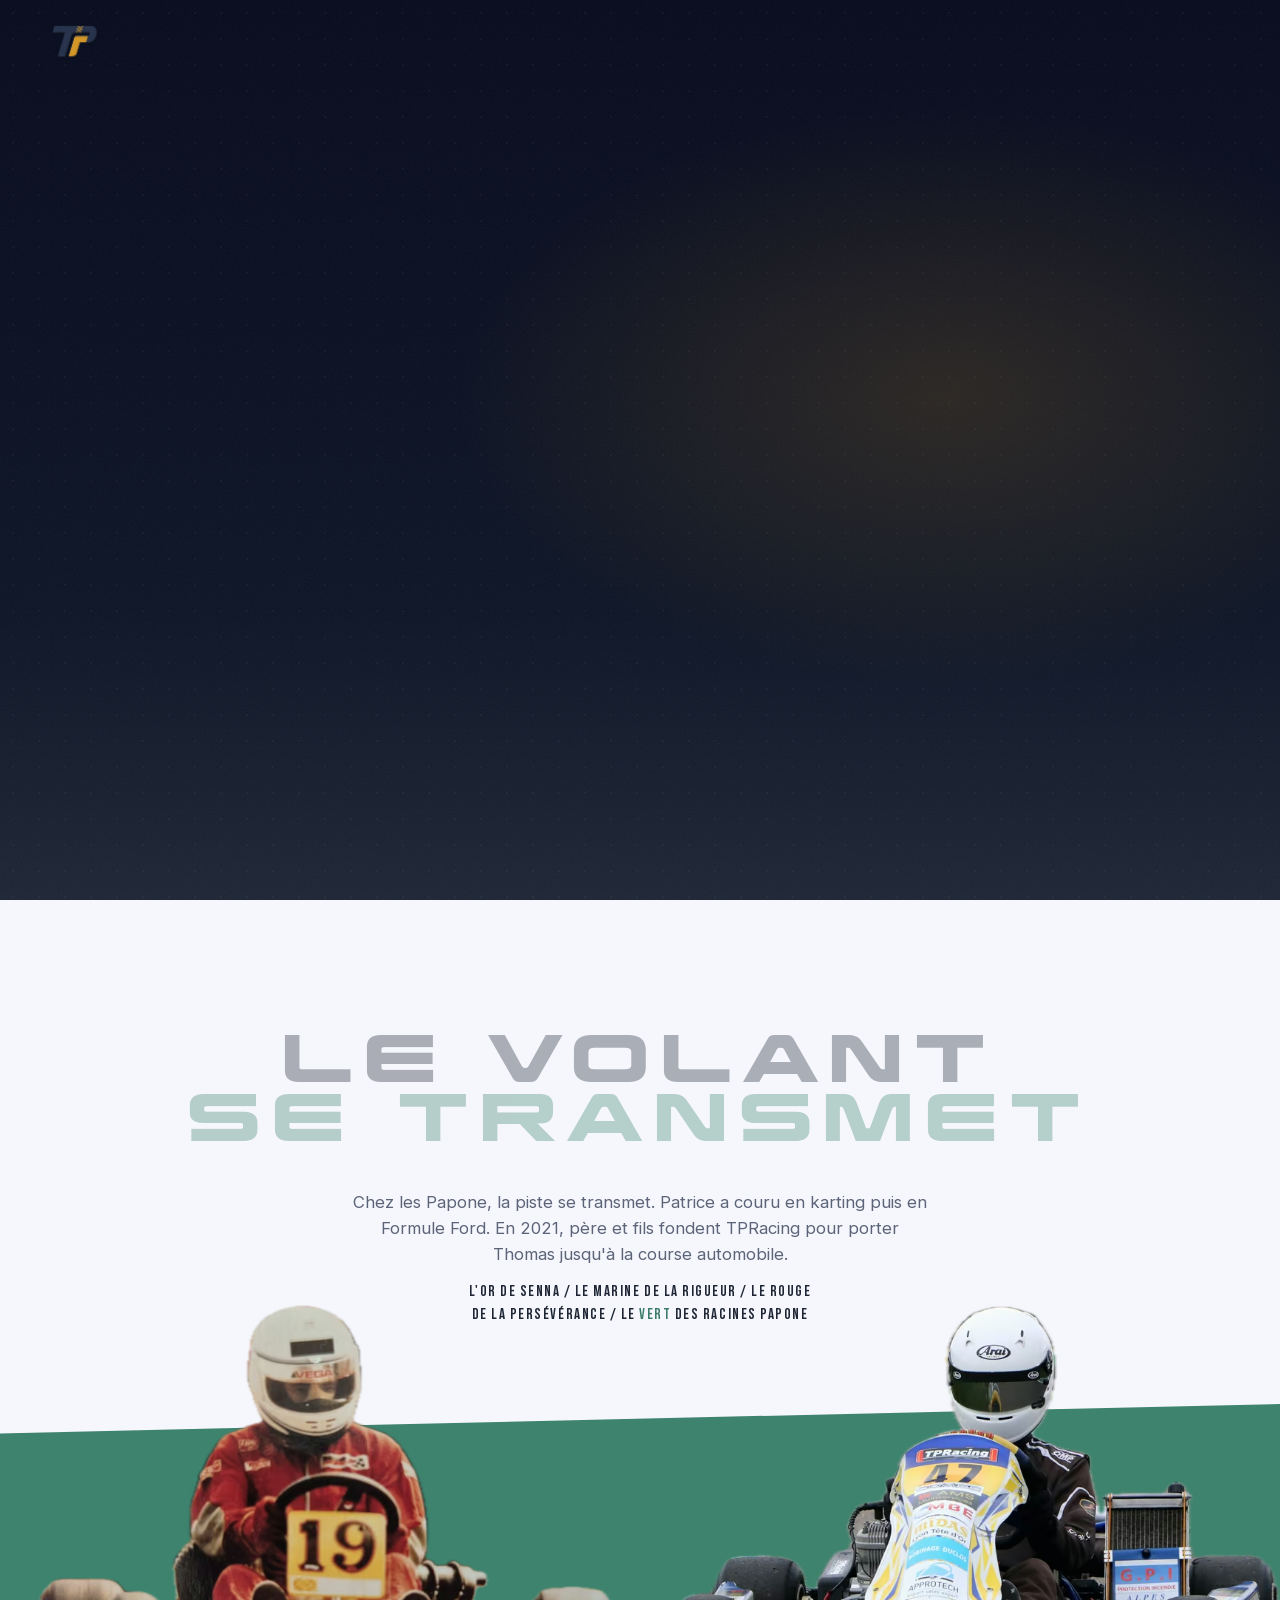
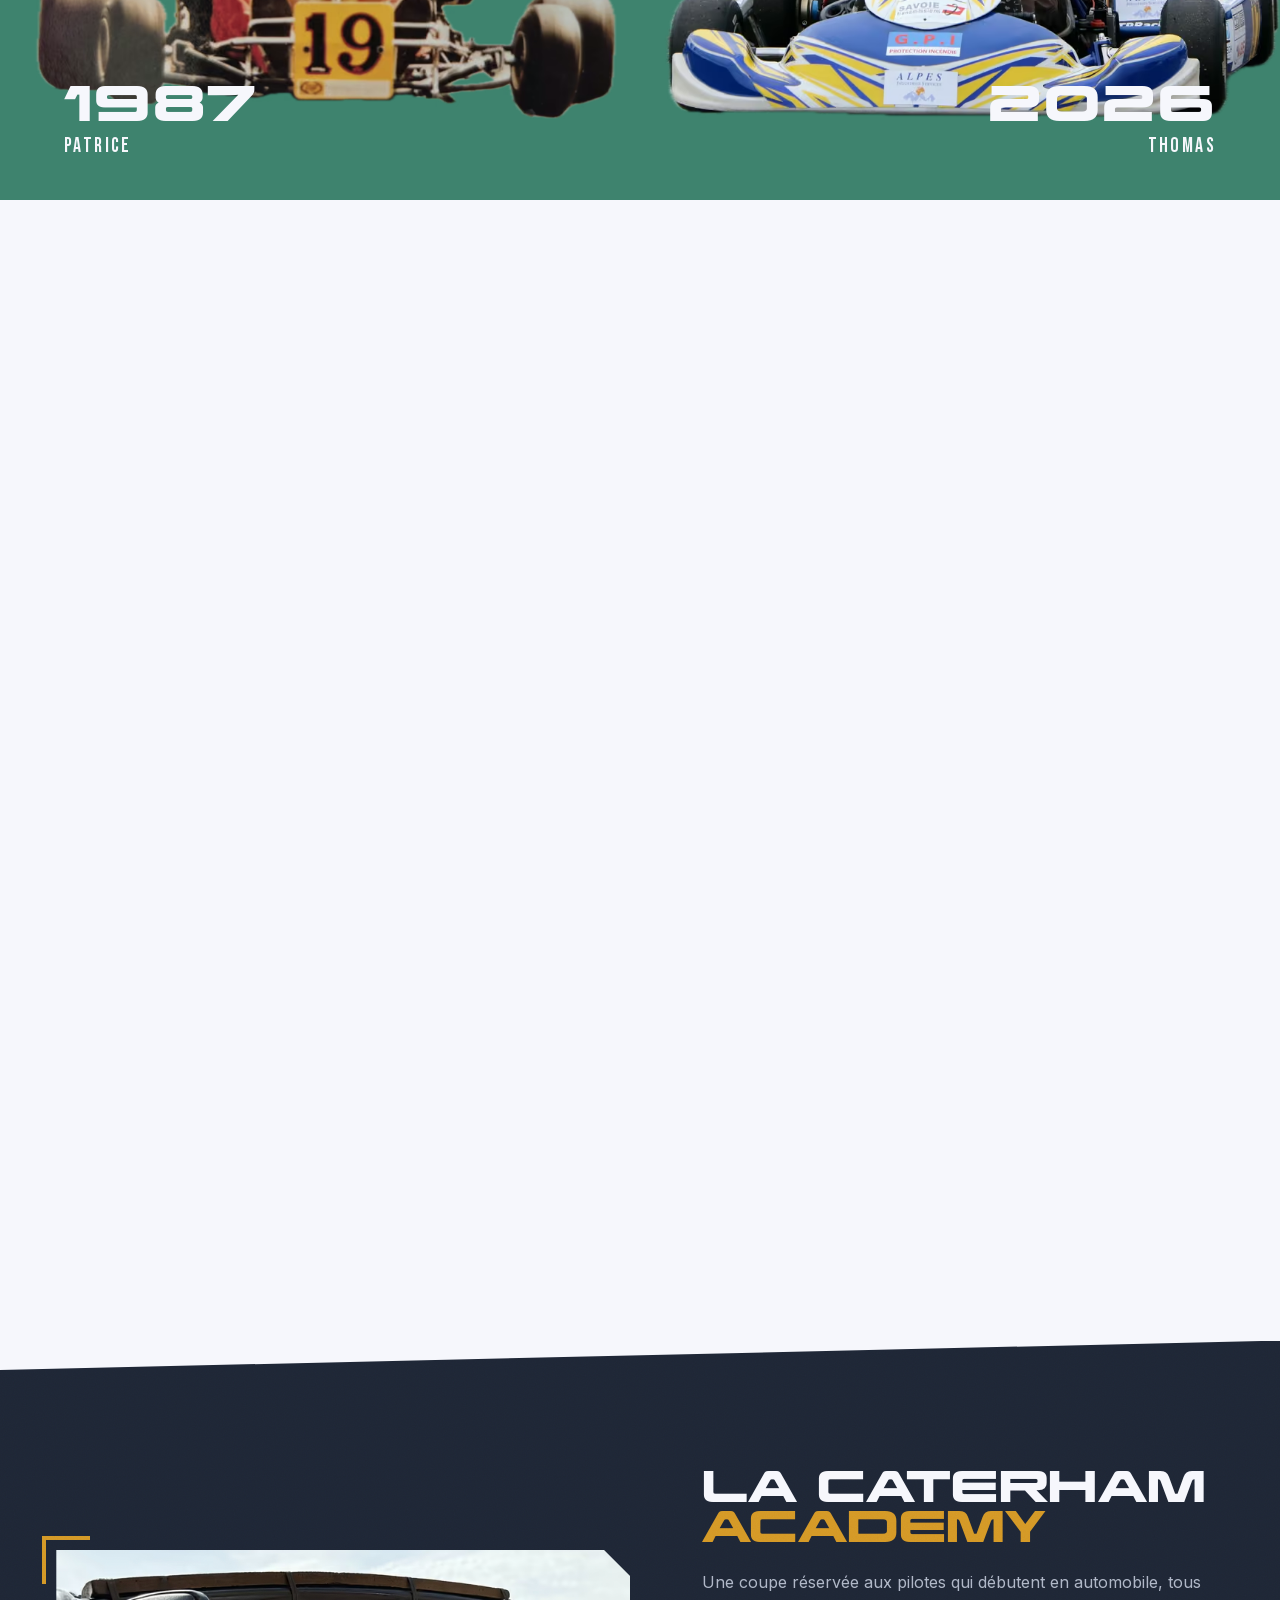
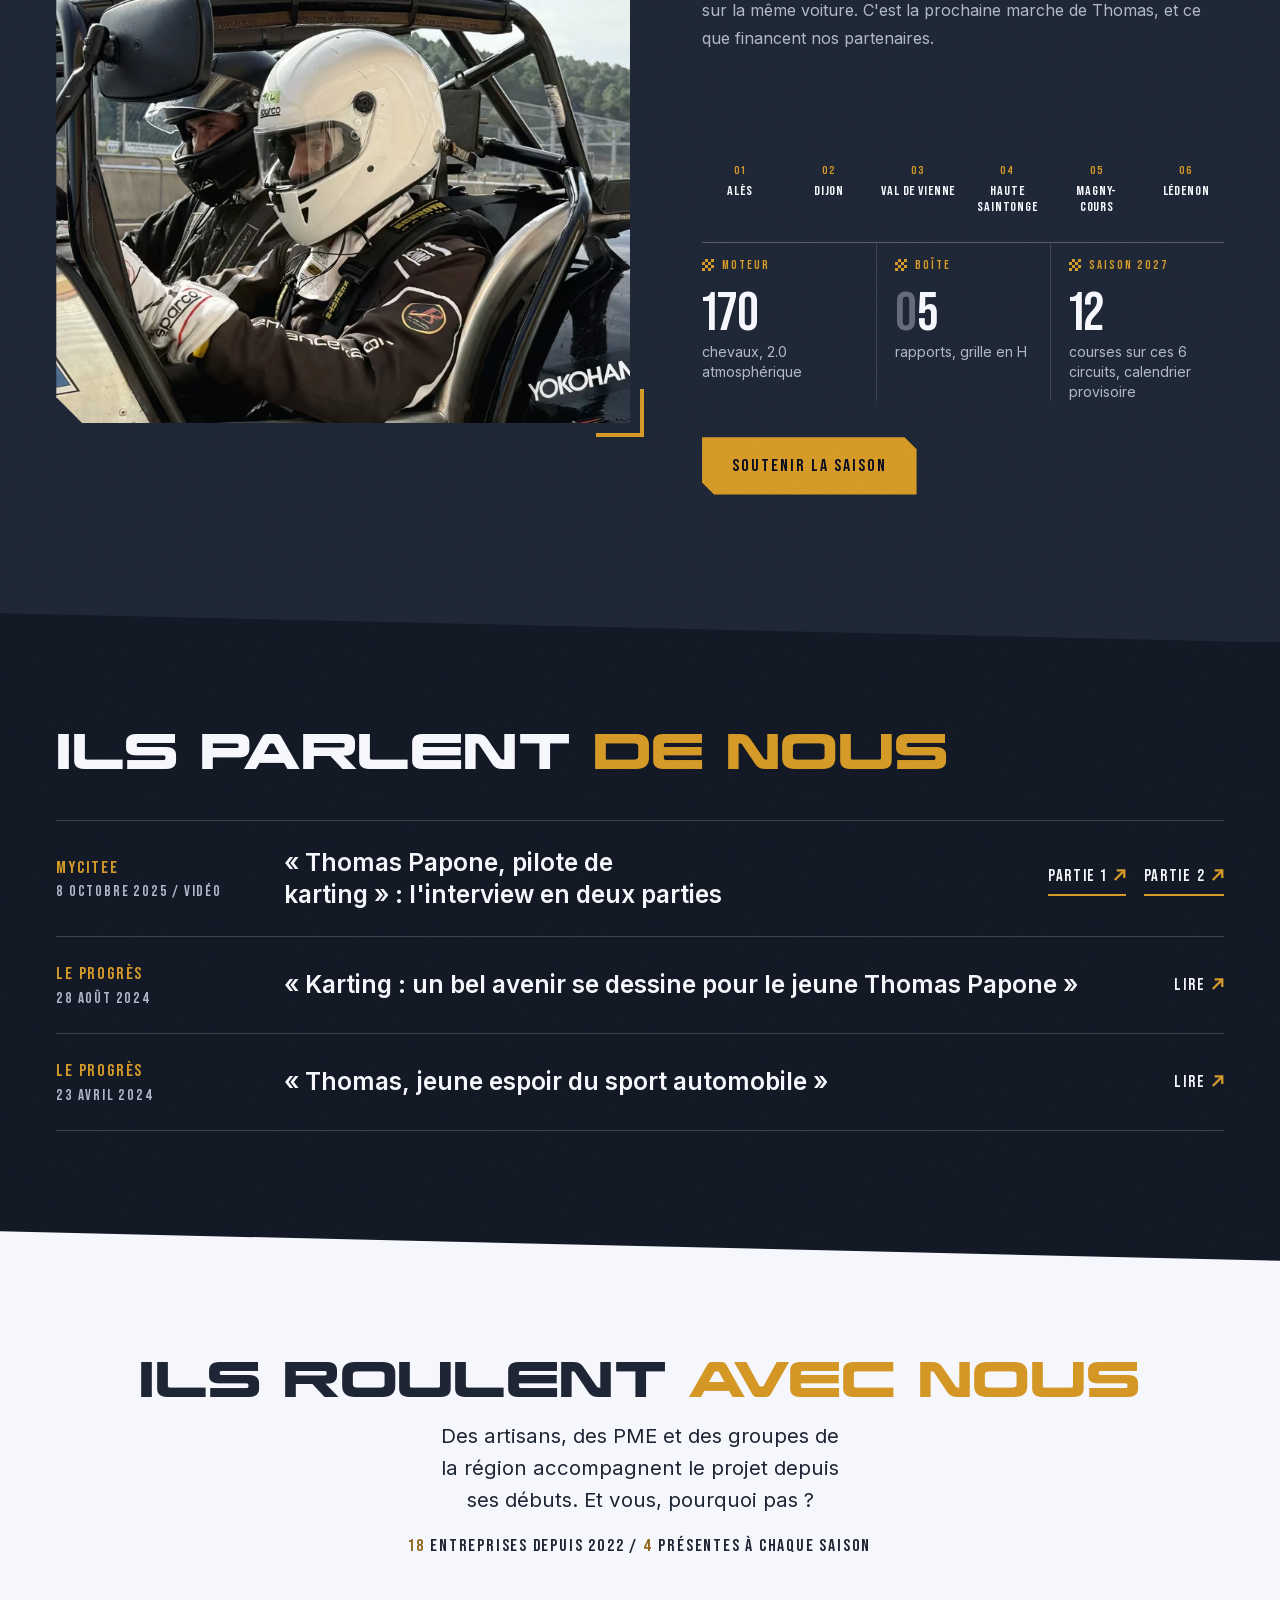
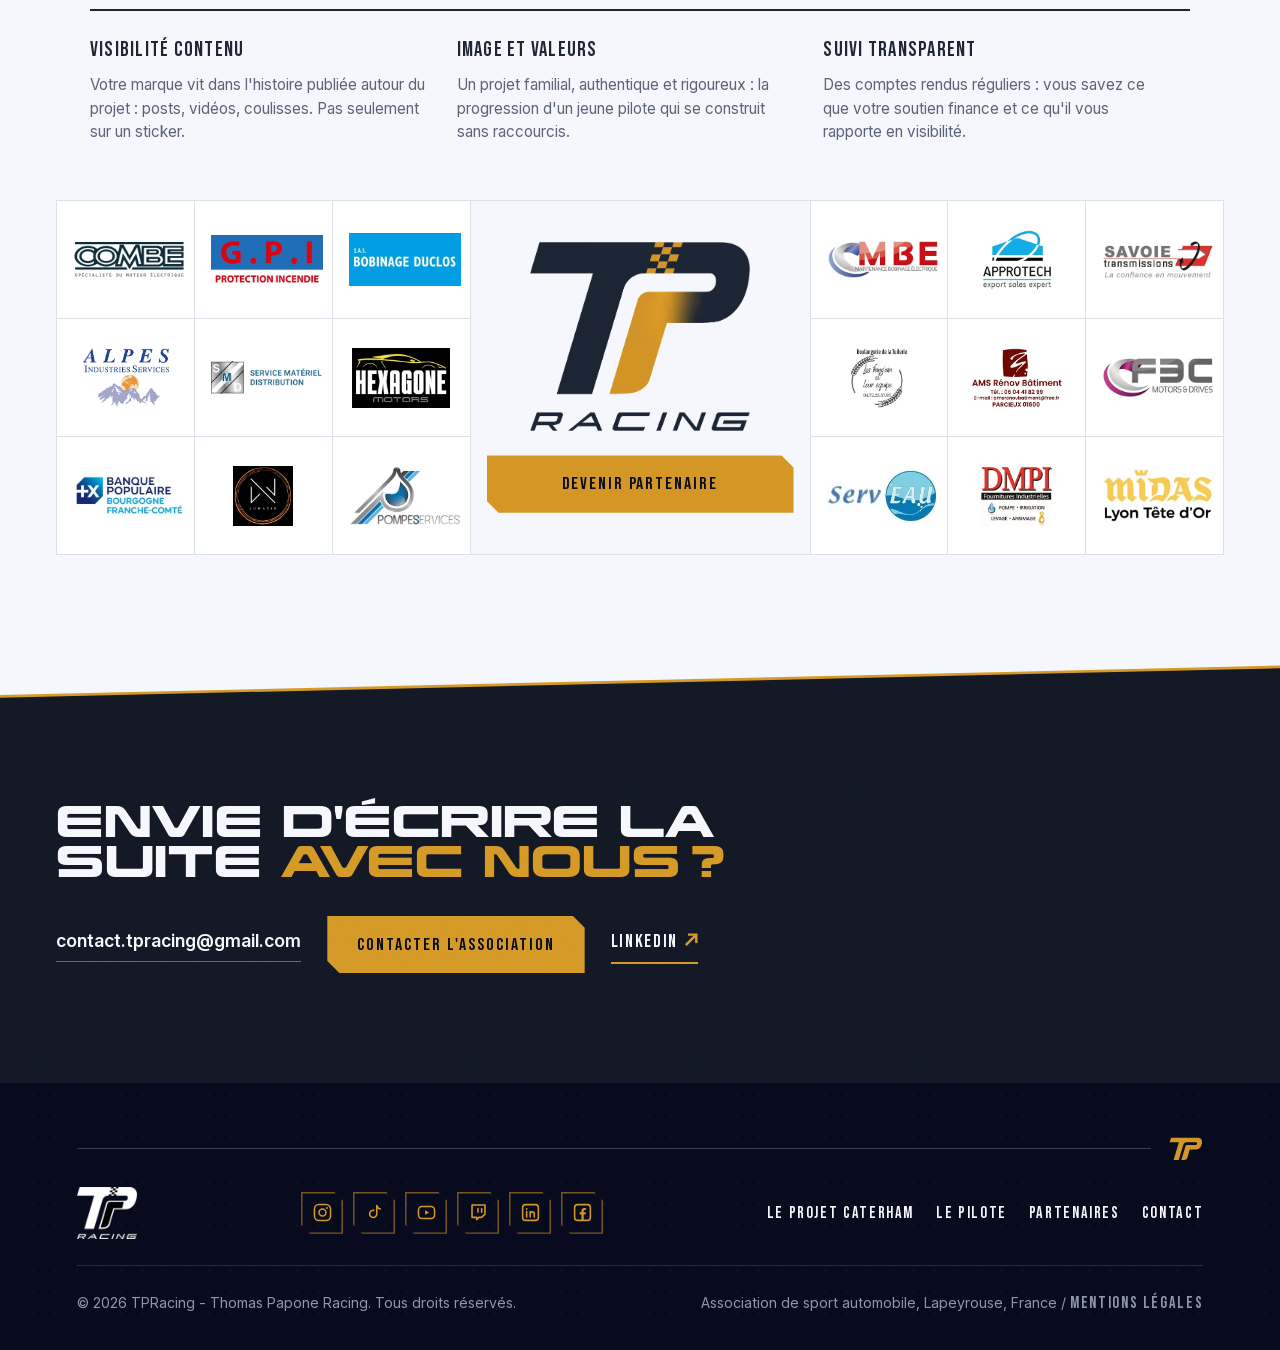
<file: index.html>
<!DOCTYPE html>
<html lang="fr">
<head>
  <meta charset="UTF-8">
  <meta name="viewport" content="width=device-width, initial-scale=1.0">

  <!-- ✏️ SEO : titre affiché dans Google + onglet du navigateur -->
  <title>TPRacing - Thomas Papone Racing | Association de sport automobile</title>
  <meta name="description" content="TPRacing, association de sport automobile de l'Ain fondée en 2021 par un père pilote et son fils. Karting, monoplace et cap sur la Caterham Academy.">

  <meta name="robots" content="max-image-preview:large">
  <link rel="canonical" href="https://tpracing.github.io/">
  <meta property="og:site_name" content="TPRacing">
  <meta property="og:title" content="TPRacing - Thomas Papone Racing">
  <meta property="og:description" content="Cap sur la Caterham. Association de sport automobile : Thomas Papone prépare son entrée en Caterham Academy.">
  <meta property="og:type" content="website">
  <meta property="og:url" content="https://tpracing.github.io/">
  <meta property="og:locale" content="fr_FR">
  <meta property="og:image" content="https://tpracing.github.io/assets/img/og-accueil.jpg">
  <meta property="og:image:type" content="image/jpeg">
  <meta property="og:image:width" content="1200">
  <meta property="og:image:height" content="630">
  <meta property="og:image:alt" content="TPRacing - Cap sur la Caterham. Thomas Papone et la Caterham du test Academy.">
  <meta name="twitter:card" content="summary_large_image">
  <meta name="twitter:title" content="TPRacing - Thomas Papone Racing">
  <meta name="twitter:description" content="Cap sur la Caterham. Association de sport automobile : Thomas Papone prépare son entrée en Caterham Academy.">
  <meta name="twitter:image" content="https://tpracing.github.io/assets/img/og-accueil.jpg">
  <meta name="twitter:image:alt" content="TPRacing - Cap sur la Caterham. Thomas Papone et la Caterham du test Academy.">

  <link rel="icon" href="assets/favicon.ico?v=2" sizes="any">
  <link rel="icon" type="image/png" sizes="32x32" href="assets/favicon-32.png?v=2">
  <link rel="icon" type="image/png" sizes="16x16" href="assets/favicon-16.png?v=2">
  <link rel="apple-touch-icon" sizes="180x180" href="assets/apple-touch-icon.png?v=2">
  <link rel="manifest" href="assets/site.webmanifest">
  <meta name="theme-color" content="#1E2635">
  <link rel="preload" href="assets/fonts/korataki-bold.woff2" as="font" type="font/woff2" crossorigin>
  <link rel="preload" href="assets/fonts/bebas-neue-pro-bold.woff2" as="font" type="font/woff2" crossorigin>
  <link rel="preload" href="assets/fonts/inter-var.woff2" as="font" type="font/woff2" crossorigin>
  <!-- Intro : décision AVANT le premier rendu (pas de flash), 1 fois par session, jamais en mouvement réduit.
       Placé AVANT la feuille de style : un script qui la suit attend qu'elle soit chargée, et les préchargements
       de l'intro partaient alors 500 ms après les autres en 4G lente (mesuré le 06/11). -->
  <script>
    (function () {
      try {
        // Page pré-rendue (Speculation Rules) = le visiteur navigue déjà dans le site : pas d'intro
        if (document.prerendering || sessionStorage.getItem('tp_intro') || matchMedia('(prefers-reduced-motion: reduce)').matches) {
          if (document.prerendering) sessionStorage.setItem('tp_intro', '1');
          document.documentElement.classList.add('intro-off');
        } else {
          sessionStorage.setItem('tp_intro', '1');
          document.documentElement.classList.add('intro-active');
          // L'emblème n'est préchargé que quand l'intro joue : depuis le hero « La transmission »
          // (22/09), il n'apparaît plus ailleurs, et un préchargement prioritaire systématique
          // passait devant les deux karts du hero, la vraie image principale de la page.
          const pre = document.createElement('link');
          pre.rel = 'preload'; pre.as = 'image'; pre.href = 'assets/img/embleme-3d.webp';
          pre.fetchPriority = 'high';
          document.head.appendChild(pre);
          // la version filée (Photoshop) ouvre l'intro : elle passe avec l'emblème
          ['intro-file-320.webp', 'intro-file-120.webp', 'intro-trainee.webp', 'intro-feux.png'].forEach(n => {
            const l = document.createElement('link');
            l.rel = 'preload'; l.as = 'image'; l.href = 'assets/img/' + n;
            document.head.appendChild(l);
          });
        }
      } catch (e) { document.documentElement.classList.add('intro-off'); }
    })();
  </script>
  <link rel="stylesheet" href="assets/styles.css">

  <!-- Navigation instantanée : pré-rendu des pages internes au survol d'un lien
       (Speculation Rules ; les navigateurs qui ne connaissent pas ignorent le bloc) -->
  <script type="speculationrules">
    {
      "prerender": [{
        "where": { "href_matches": "/*" },
        "eagerness": "moderate"
      }]
    }
  </script>

  <!-- Sens de navigation : remonter l'arborescence inverse le volet (types de View Transition) -->
  <script>
    // Atteste que les scripts tournent : les regles html:not(.js) de styles.css
    // affichent tout d'emblee quand cette classe n'arrive jamais.
    document.documentElement.classList.add('js');
    (function () {
      var ordre = { 'index.html': 0, 'pilote.html': 1, 'contact.html': 2, 'mentions-legales.html': 3 };
      function rang(url) {
        try { var f = new URL(url).pathname.split('/').pop() || 'index.html'; return (f in ordre) ? ordre[f] : 9; }
        catch (e) { return 9; }
      }
      function typer(e, depuis, vers) {
        if (!e.viewTransition || !depuis || !vers) return;
        try { if (rang(vers) < rang(depuis)) e.viewTransition.types.add('retour'); } catch (err) {}
      }
      addEventListener('pageswap', function (e) {
        typer(e, location.href, e.activation && e.activation.entry && e.activation.entry.url);
      });
      addEventListener('pagereveal', function (e) {
        var a = self.navigation && navigation.activation;
        typer(e, a && a.from && a.from.url, location.href);
      });
    })();
  </script>

  <script type="application/ld+json">
  {
    "@context": "https://schema.org",
    "@type": "SportsOrganization",
    "@id": "https://tpracing.github.io/#association",
    "name": "TPRacing - Thomas Papone Racing",
    "alternateName": "TPRacing",
    "legalName": "TPRACING (THOMAS PAPONE RACING)",
    "identifier": { "@type": "PropertyValue", "propertyID": "RNA", "value": "W012015296" },
    "description": "Association de sport automobile loi 1901 fondée en 2021 : karting de compétition, simracing, objectif championnat Caterham.",
    "foundingDate": "2021-12-15",
    "sport": "Sport automobile",
    "url": "https://tpracing.github.io/",
    "logo": "https://tpracing.github.io/assets/logo-couleur-degrade.png",
    "image": "https://tpracing.github.io/assets/img/og-accueil.jpg",
    "email": "contact.tpracing@gmail.com",
    "contactPoint": { "@type": "ContactPoint", "email": "contact.tpracing@gmail.com", "url": "https://tpracing.github.io/contact.html", "contactType": "customer service" },
    "address": { "@type": "PostalAddress", "addressLocality": "Lapeyrouse", "postalCode": "01330", "addressRegion": "Auvergne-Rhône-Alpes", "addressCountry": "FR" },
    "founder": [
      { "@type": "Person", "@id": "https://tpracing.github.io/#patrice-papone", "name": "Patrice Papone", "jobTitle": "Président" },
      { "@type": "Person", "@id": "https://tpracing.github.io/pilote.html#thomas-papone", "name": "Thomas Papone", "jobTitle": "Pilote, co-fondateur", "url": "https://tpracing.github.io/pilote.html" }
    ],
    "sameAs": [ "https://www.linkedin.com/company/tpracing/" ]
  }
  </script>

  <!-- Le site lui-même, rattaché à l'association (aide les moteurs et les assistants à relier
       les pages entre elles ; résumé lisible par les IA : /llms.txt) -->
  <script type="application/ld+json">
  {
    "@context": "https://schema.org",
    "@graph": [
      {
        "@type": "WebSite",
        "@id": "https://tpracing.github.io/#site",
        "name": "TPRacing - Thomas Papone Racing",
        "alternateName": "TPRacing",
        "url": "https://tpracing.github.io/",
        "inLanguage": "fr-FR",
        "publisher": { "@id": "https://tpracing.github.io/#association" }
      },
      {
        "@type": "WebPage",
        "@id": "https://tpracing.github.io/#page",
        "name": "TPRacing - Thomas Papone Racing | Association de sport automobile",
        "url": "https://tpracing.github.io/",
        "inLanguage": "fr-FR",
        "isPartOf": { "@id": "https://tpracing.github.io/#site" },
        "about": { "@id": "https://tpracing.github.io/#association" },
        "primaryImageOfPage": { "@type": "ImageObject", "url": "https://tpracing.github.io/assets/img/og-accueil.jpg", "width": 1200, "height": 630 }
      }
    ]
  }
  </script>

  <style>

    /* ================= ACCUEIL, REFONTE v3 (23/09/2026) =================
       Validée par Thomas sur prototype : la VOITURE au premier plan (Caterham n°47),
       le karting devient l'histoire, le damier se fait rare, le montage remplace la
       photo seule (référence McLaren Racing), la rigueur de charte de Caterham Cars.
       Prototype et sources : T7, Communication/Refonte design site/v3 - prototype (23-09). */
    :root { --vert: #3E836E; --nuit: #121824; --gris-c: #AEB6C6; --gris-f: #5B6478; --pente: 2.3vw; }
    body { background: var(--nuit); }
    .lien-or { font-family: var(--f-label); font-weight: 700; font-size: 1.15rem; letter-spacing: .09em; text-transform: uppercase; text-decoration: none; border-bottom: 2px solid var(--or); padding-bottom: 5px; }

    /* ---------- Hero : le montage (emblème or, Thomas, la Caterham n°47) ---------- */
    .hero {
      position: relative;
      min-height: max(760px, 100svh);
      padding: 150px 48px 0 max(20px, 4.4vw);
      display: grid;
      grid-template-columns: minmax(0, 640px) minmax(0, 1fr);
      gap: 24px;
      align-items: center;
      background: radial-gradient(110% 90% at 72% 42%, #27324B 0%, #1A2233 45%, #111723 100%);
      color: var(--blanc);
      z-index: 3; /* la voiture déborde sur la bascule : le hero passe devant */
    }
    .hero h1 { margin: 0; color: var(--blanc); font-size: clamp(1.9rem, 3.6vw, 3.4rem); line-height: 1.03; letter-spacing: 0; }
    .hero h1 span { display: block; white-space: nowrap; }
    .hero h1 .or { color: var(--or); }
    .hero .texte p { margin-top: 24px; color: var(--blanc); max-width: 440px; }
    .hero .actions { margin-top: 30px; display: flex; flex-wrap: wrap; align-items: center; gap: 26px; }
    .montage { position: relative; width: 100%; max-width: 840px; aspect-ratio: 820 / 740; justify-self: end; margin-bottom: -120px; z-index: 5; --px: 0; --py: 0; }
    /* les <picture> sont en display: contents (styles.css) : on positionne les images elles-mêmes */
    .montage .plaque, .montage .ombre, .montage img { position: absolute; }
    .montage img { max-width: none; }
    .plaque {
      left: 7.3%; top: 4.3%; width: 91.5%; aspect-ratio: 1400 / 968; overflow: hidden;
      -webkit-mask: url(assets/img/embleme-masque.webp) center / 100% 100% no-repeat;
      mask: url(assets/img/embleme-masque.webp) center / 100% 100% no-repeat;
      background: linear-gradient(160deg, #E2A63C 0%, var(--or) 45%, #B67C16 100%);
      transform: translate(calc(var(--px) * -10px), calc(var(--py) * -8px));
    }
    .plaque::before { content: ""; position: absolute; inset: 0; opacity: .2; mix-blend-mode: multiply; background-image: radial-gradient(rgba(30, 38, 53, .9) 1px, transparent 1.4px); background-size: 6px 6px; }
    .plaque::after { content: ""; position: absolute; inset: -20% -60%; background: linear-gradient(105deg, transparent 40%, rgba(255, 244, 214, .55) 50%, transparent 60%); transform: translateX(-70%); }
    .montage .thomas { left: 47%; top: 1.6%; height: 92%; width: auto; filter: drop-shadow(0 18px 30px rgba(0, 0, 0, .45)); transform: translate(calc(var(--px) * 6px), calc(var(--py) * 4px)); }
    .montage .ombre { left: 3%; top: 88%; width: 98%; height: 12%; border-radius: 50%; background: radial-gradient(closest-side, rgba(0, 0, 0, .62), transparent); }
    .montage .voiture { left: 1.5%; top: 35%; width: 98.8%; height: auto; filter: url(#vitesse) drop-shadow(0 24px 30px rgba(0, 0, 0, .5)); transform: translate(calc(var(--px) * 16px), calc(var(--py) * 6px)); }
    /* entrée orchestrée, une seule fois, au lever de l'intro */
    .js .hero .texte > * { opacity: 0; transform: translateY(18px); }
    .js .plaque { clip-path: inset(0 100% 0 0); }
    .js .montage .thomas, .js .montage .voiture { opacity: 0; }
    .pret .hero .texte > * { opacity: 1; transform: none; transition: opacity .7s ease, transform .7s cubic-bezier(.2, .7, .2, 1); }
    .pret .hero .texte > :nth-child(2) { transition-delay: .12s; }
    .pret .hero .texte > :nth-child(3) { transition-delay: .24s; }
    .pret .plaque { clip-path: inset(0 0 0 0); transition: clip-path .9s cubic-bezier(.7, 0, .2, 1) .15s; }
    .pret .plaque::after { transform: translateX(70%); transition: transform 1.3s ease 1.05s; }
    .pret .montage .thomas { opacity: 1; transition: opacity .6s ease .75s; }
    .pret .montage .voiture { opacity: 1; }

    /* bascule : la diagonale de la charte et un filet or, sans damier */
    .bascule { position: relative; z-index: 2; height: calc(var(--pente) * 2); margin-top: calc(var(--pente) * -2); background: var(--blanc); clip-path: polygon(0 100%, 100% 0, 100% 100%); }
    .bascule::before { content: ""; position: absolute; inset: 0; background: var(--or); clip-path: polygon(0 100%, 100% 0, 100% 3px, 0 calc(100% + 3px)); }

    /* ---------- Histoire : le volant se transmet (le vert des racines Papone) ---------- */
    .histoire { position: relative; height: 230vh; padding: 0; background: var(--blanc); color: var(--marine); view-timeline-name: --histoire; }
    .histoire .scene { position: sticky; top: 0; height: 100svh; overflow: hidden; }
    .histoire .fond-vert { position: absolute; inset: auto 0 0 0; height: 44%; background: var(--vert); clip-path: polygon(0 var(--pente), 100% 0, 100% 100%, 0 100%); }
    .histoire h2 { position: absolute; z-index: 3; left: 0; right: 0; top: 15vh; margin: 0; text-align: center; font-size: clamp(1.6rem, 4.6vw, 4.5rem); line-height: 1; }
    .histoire h2 span { display: block; }
    .histoire h2 .v { color: var(--vert); }
    .histoire .recit { position: absolute; z-index: 5; top: calc(15vh + 2.3em + 9vw); left: 50%; transform: translateX(-50%); width: min(580px, 86vw); text-align: center; color: var(--gris-f); font-size: 1.05rem; line-height: 1.55; }
    .histoire .couleurs { display: block; margin-top: 12px; font-family: var(--f-label); font-weight: 700; letter-spacing: .1em; text-transform: uppercase; font-size: .95rem; color: var(--marine); text-wrap: balance; /* deux lignes égales : la 1re passait derrière le casque de Patrice (25/11) */ }
    /* le vert charte fait 4,2:1 sur le blanc cassé : à 15 px il descend d'un cran (même teinte, 4,6:1, audit a11y 11/10) */
    .histoire .couleurs b { color: #3A7C68; }
    /* portable en fenêtre basse (1366 x 768 moins les barres) : le récit tombait sur les casques et sur le vert (25/11) */
    @media (min-width: 901px) and (max-height: 719px) {
      .histoire { --tb: min(4.6vw, 7vh); }
      .histoire h2 { font-size: var(--tb); }
      .histoire .recit { top: calc(15vh + 2 * var(--tb) + 14px); }
    }
    .kart { position: absolute; z-index: 2; bottom: 9%; height: min(46vh, 430px); width: auto; max-width: none; }
    .kart.k87 { left: 50%; transform: translateX(-104%); }
    .kart.k20 { left: 50%; transform: translateX(4%); }
    .annee { position: absolute; z-index: 4; bottom: 5%; font-family: var(--f-label); font-weight: 700; font-size: 1.25rem; letter-spacing: .12em; color: var(--blanc); text-transform: uppercase; line-height: 1; }
    .annee b { display: block; font-family: var(--f-titre); font-size: 2.75rem; margin-bottom: 6px; }
    .annee.a87 { left: 5vw; }
    .annee.a20 { right: 5vw; text-align: right; }
    @supports (animation-timeline: view()) {
      .kart.k87 { animation: k87 linear both; animation-timeline: --histoire; animation-range: contain 0% contain 55%; }
      .kart.k20 { animation: k20 linear both; animation-timeline: --histoire; animation-range: contain 0% contain 55%; }
      .annee, .histoire .recit { animation: apparait linear both; animation-timeline: --histoire; animation-range: contain 30% contain 60%; }
      .histoire h2 { animation: titre linear both; animation-timeline: --histoire; animation-range: contain 0% contain 40%; }
    }
    @keyframes k87 { from { transform: translateX(-190%); } to { transform: translateX(-104%); } }
    @keyframes k20 { from { transform: translateX(90%); } to { transform: translateX(4%); } }
    @keyframes apparait { from { opacity: 0; translate: 0 14px; } to { opacity: 1; translate: 0 0; } }
    @keyframes titre-m { from { letter-spacing: .06em; opacity: .35; } to { letter-spacing: 0; opacity: 1; } }
    @keyframes titre { from { letter-spacing: .2em; opacity: .35; } to { letter-spacing: 0; opacity: 1; } }

    /* ---------- Caterham Academy ---------- */
    .academy { background: var(--marine); color: var(--blanc); padding: 130px max(20px, 4.4vw) 140px; display: grid; grid-template-columns: minmax(0, 1.1fr) minmax(0, 1fr); gap: 72px; align-items: center; clip-path: polygon(0 var(--pente), 100% 0, 100% 100%, 0 100%); margin-top: calc(var(--pente) * -1); }
    .academy .photo { position: relative; }
    .academy .photo img { width: 100%; aspect-ratio: 4 / 3.3; object-fit: cover; clip-path: polygon(0 0, calc(100% - 26px) 0, 100% 26px, 100% 100%, 26px 100%, 0 calc(100% - 26px)); }
    .academy .photo::before, .academy .photo::after { content: ""; position: absolute; width: 44px; height: 44px; border: 4px solid var(--or); }
    .academy .photo::before { left: -14px; top: -14px; border-right: 0; border-bottom: 0; }
    .academy .photo::after { right: -14px; bottom: -14px; border-left: 0; border-top: 0; }
    .academy h2 { margin: 0; color: var(--blanc); font-size: clamp(1.6rem, 3vw, 2.9rem); line-height: 1.04; }
    .academy h2 span { display: block; white-space: nowrap; }
    .academy h2 .or { color: var(--or); }
    .academy p { color: var(--gris-c); max-width: 520px; margin-top: 18px; }
    /* Les six circuits du calendrier 2027 (tracés OpenStreetMap, nord en haut), dans l'ordre des meetings : chaque tracé
       a son propre SVG pour que la rangée passe de 6 à 3 colonnes sur téléphone, où un seul SVG de 6 tracés rendait les noms à 7 px. */
    .circuits { list-style: none; margin: 30px 0 8px; padding: 0; display: grid; grid-template-columns: repeat(6, minmax(0, 1fr)); gap: 22px 14px; counter-reset: manche; }
    .circuits li { counter-increment: manche; display: flex; flex-direction: column; align-items: center; text-align: center; font: 700 .74rem/1.15 var(--f-label); letter-spacing: .1em; text-transform: uppercase; color: var(--gris-c); }
    .circuits li::before { content: counter(manche, decimal-leading-zero); order: 1; margin-top: 12px; color: var(--or); }
    .circuits span { order: 2; margin-top: 4px; text-wrap: balance; font-size: .88rem; letter-spacing: .06em; color: var(--blanc); } /* le NOM du lieu porte la case, le numéro de manche l'annonce (veille du 23/11) */
    .circuits svg { display: block; width: 100%; max-width: 104px; height: auto; overflow: visible; }
    .circuits path { fill: none; stroke: var(--or); stroke-width: 2.4; stroke-linejoin: round; stroke-linecap: round; }
    /* Audit du 03/11 : le tracé finissait à cover 55 %, soit une fois la rangée passée dans la moitié HAUTE de l'écran ;
       rangée centrée, les 6 boucles restaient ouvertes d'environ 10 %. Même plage que le mur des partenaires : fermé dans le tiers bas. */
    @supports (animation-timeline: view()) {
      .circuits path { stroke-dasharray: 1; stroke-dashoffset: 1; animation: trace linear both; animation-timeline: view(); animation-range: entry 10% cover 35%; }
    }
    @keyframes trace { to { stroke-dashoffset: 0; } }
    /* Fiche technique (veille du 20/10, fiche pilote formula1.com et hero de carlossainz.es) : trois niveaux au lieu de deux,
       libellé or Bebas précédé d'un mini-damier, chiffre, précision ; filets verticaux entre colonnes. Sur téléphone, lignes
       de chronométrage : libellé et précision à gauche, chiffre calé à droite. */
    .chiffres { display: grid; grid-template-columns: repeat(3, minmax(0, 1fr)); margin: 28px 0 36px; border-top: 1px solid rgba(246, 247, 252, .25); }
    .chiffres > div { padding: 16px 14px 0 18px; border-left: 1px solid rgba(246, 247, 252, .14); }
    .chiffres > div:first-child { padding-left: 0; border-left: 0; }
    .chiffres dt { display: flex; align-items: center; gap: 8px; font: 700 .8rem/1 var(--f-label); letter-spacing: .16em; text-transform: uppercase; color: var(--or); }
    .chiffres dt::before { content: ""; width: 12px; height: 12px; flex-shrink: 0; margin-top: -1px; background: repeating-conic-gradient(var(--or) 0% 25%, transparent 0% 50%); background-size: 6px 6px; }
    .chiffres dd { margin: 12px 0 0; }
    .chiffres b { display: block; font-family: var(--f-label); font-weight: 700; font-size: 3.4rem; line-height: 1; }
    /* Zéro de tête façon écran de chronométrage (19/11) : « 05 » s'aligne sur la numérotation 01-06 des circuits
       juste au-dessus et donne au chiffre la carrure de 170 et 12 ; le zéro reste en retrait, la donnée c'est le 5. */
    /* zéro en ::before (24/11) : Google lisait « 05 rapports », aria-hidden ne cache rien à un moteur ; texte de rechange vide pour les lecteurs d'écran */
    .chiffres b.zt::before { content: "0"; content: "0" / ""; color: rgba(246, 247, 252, .32); }
    .chiffres span { font-size: .88rem; color: var(--gris-c); line-height: 1.4; display: block; margin-top: 4px; text-wrap: pretty; }
    @media (max-width: 600px) {
      .chiffres { grid-template-columns: minmax(0, 1fr); border-bottom: 1px solid rgba(246, 247, 252, .14); }
      .chiffres > div, .chiffres > div:first-child { display: grid; grid-template-columns: minmax(0, 1fr) auto; column-gap: 18px; align-items: center; padding: 14px 0; border-left: 0; }
      .chiffres > div + div { border-top: 1px solid rgba(246, 247, 252, .14); }
      .chiffres dt { grid-area: 1 / 1; }
      .chiffres dd { display: contents; }
      .chiffres b { grid-area: 1 / 2 / 3 / 3; text-align: right; }
      .chiffres span { grid-area: 2 / 1; margin-top: 6px; }
    }

    /* ---------- Presse : une revue en lignes typographiques ---------- */
    .presse { background: var(--nuit); color: var(--blanc); padding: 120px max(20px, 4.4vw) 130px; clip-path: polygon(0 0, 100% var(--pente), 100% 100%, 0 100%); margin-top: calc(var(--pente) * -1); }
    .presse h2 { color: var(--blanc); margin: 0 0 40px; font-size: clamp(min(1.6rem, calc((100vw - 32px) / 13.8)), 3.4vw, 3rem); }
    .presse h2 .or { color: var(--or); }
    .revue { border-top: 1px solid rgba(246, 247, 252, .18); }
    .revue .ligne { display: grid; grid-template-columns: 200px minmax(0, 1fr) auto; gap: 28px; align-items: center; padding: 26px 0; border-bottom: 1px solid rgba(246, 247, 252, .18); position: relative; transition: padding .25s; }
    .revue .ligne::before { content: ""; position: absolute; left: 0; top: -1px; height: 2px; width: 0; background: var(--or); transition: width .4s cubic-bezier(.2, .7, .2, 1); }
    .revue .ligne:hover::before, .revue .ligne:focus-within::before { width: 100%; }
    .revue .ligne:hover { padding-left: 14px; }
    .revue .media { font-family: var(--f-label); font-weight: 700; font-size: 1.12rem; line-height: 1.2; letter-spacing: .1em; text-transform: uppercase; color: var(--or); }
    .revue .media small { display: block; color: var(--gris-c); font-size: .95rem; margin-top: 4px; }
    .revue .titre { text-wrap: balance; font-weight: 600; font-size: clamp(1.15rem, 1.9vw, 1.7rem); line-height: 1.3; color: var(--blanc); text-decoration: none; }
    .revue .aller { display: flex; gap: 18px; font-family: var(--f-label); font-weight: 700; font-size: 1.05rem; letter-spacing: .1em; text-transform: uppercase; white-space: nowrap; }
    .revue .aller a { color: var(--blanc); text-decoration: none; border-bottom: 2px solid var(--or); padding-bottom: 4px; }
    .revue a.couvre::after { content: ""; position: absolute; inset: 0; }

    /* ---------- Partenaires : logos d'origine, jamais recolorés ---------- */
    .partenaires { background: var(--blanc); color: var(--marine); padding: 130px max(20px, 4.4vw) 140px; text-align: center; clip-path: polygon(0 0, 100% var(--pente), 100% 100%, 0 100%); margin-top: calc(var(--pente) * -1); }
    .partenaires h2 { margin: 0 0 12px; font-size: clamp(min(1.6rem, calc((100vw - 32px) / 13.8)), 3.4vw, 3rem); }
    .partenaires h2 .or { color: var(--or); }
    .partenaires .lead { margin: 0 auto 14px; max-width: 560px; }
    .fidelite { margin: 0 auto 48px; font-family: var(--f-label); font-weight: 700; font-size: 1.12rem; letter-spacing: .1em; text-transform: uppercase; }
    .fidelite span { white-space: nowrap; }   /* (28/11) une seule coupure possible, au slash : en 390 la ligne cassait « présentes à / chaque saison » */
    .fidelite b { color: #8F661A; }   /* or foncé à 4,8:1 (#9A6A10 faisait 4,4:1, audit a11y 11/10) */
    .arguments { max-width: 1100px; margin: 0 auto 56px; display: grid; grid-template-columns: repeat(3, minmax(0, 1fr)); gap: 0; text-align: left; border-top: 2px solid var(--marine); }
    .arguments div { padding: 20px 26px 0 0; }
    .arguments b { display: block; font-family: var(--f-label); font-weight: 700; font-size: 1.3rem; letter-spacing: .06em; text-transform: uppercase; }
    .arguments span { display: block; margin-top: 6px; font-size: .95rem; line-height: 1.55; color: var(--gris-f); }
    .mur { display: grid; grid-template-columns: repeat(3, minmax(0, 1fr)) minmax(240px, 340px) repeat(3, minmax(0, 1fr)); grid-auto-rows: 118px; border-top: 1px solid #DCE0E8; border-left: 1px solid #DCE0E8; max-width: 1320px; margin: 0 auto; background: #fff; }
    /* Le blanc est porté par la grille, pas par les cases : animées au défilement, elles passent sur leur propre calque, et le fond blanc d'une case recouvrait le filet de sa voisine (filet 5/6 absent à 1280, 05/10) */
    .mur > div { display: grid; place-items: center; border-right: 1px solid #DCE0E8; border-bottom: 1px solid #DCE0E8; padding: 16px; }
    .mur img { max-width: 112px; max-height: 60px; width: auto; height: auto; }
    .mur a { display: grid; place-items: center; width: 100%; height: 100%; transition: transform .2s; }
    .mur a:hover { transform: scale(1.06); }
    .mur .centre { grid-column: 4; grid-row: 1 / span 3; gap: 24px; align-content: center; background: var(--blanc); }
    .mur .centre img { max-width: 220px; max-height: none; }
    @supports (animation-timeline: view()) {
      .mur > div:not(.centre) { animation: pose linear both; animation-timeline: view(); animation-range: entry 10% cover 35%; }
    }
    @keyframes pose { from { opacity: 0; transform: translateY(22px) scale(.94); } to { opacity: 1; transform: none; } }

    /* ---------- Contact ---------- */
    #contact { background: var(--nuit); color: var(--blanc); padding: 110px max(20px, 4.4vw); display: flex; flex-direction: column; gap: 30px; align-items: flex-start; } /* texte empilé à gauche à toutes les largeurs : la droite appartient aux traces (06/10) */
    /* (10/10) la clôture prend l'arête de celle de pilote.html (.diag-haut : diagonale + filet or 3 px) :
       même objet sur les deux pages, même frontière ; avant, un raccord droit blanc/nuit sans matière */
    #contact.diag-haut { position: relative; padding-top: calc(110px + var(--pente)); }
    #contact h2 { margin: 0; color: var(--blanc); font-size: clamp(1.5rem, 3vw, 2.75rem); max-width: 760px; line-height: 1.05; }
    #contact h2 .or { color: var(--or); }
    #contact .coord { display: flex; flex-wrap: wrap; gap: 14px 26px; align-items: center; }
    #contact > :not(.traces-fin) { position: relative; z-index: 1; }
    #contact .mail { font-weight: 600; font-size: 1.1rem; color: var(--blanc); border-bottom: 1px solid rgba(246, 247, 252, .35); padding-bottom: 4px; }

    /* grain argentique posé sur les scènes sombres */
    .grain { isolation: isolate; }
    .grain::after { content: ""; position: absolute; inset: 0; pointer-events: none; z-index: 40; opacity: .13; mix-blend-mode: overlay;
      background-image: url("data:image/svg+xml,%3Csvg xmlns='http://www.w3.org/2000/svg' width='220' height='220'%3E%3Cfilter id='n'%3E%3CfeTurbulence type='fractalNoise' baseFrequency='.9' numOctaves='2' stitchTiles='stitch'/%3E%3C/filter%3E%3Crect width='100%25' height='100%25' filter='url(%23n)'/%3E%3C/svg%3E"); }

    /* 901 à 1279 : la colonne de texte à 640 px ne laissait que 270 px au montage (voiture minuscule à 1024) */
    @media (min-width: 901px) and (max-width: 1279px) {
      .hero { grid-template-columns: minmax(0, max(420px, 41vw)) minmax(0, 1fr); padding-right: 28px; }
    }
    @media (max-width: 600px), (min-width: 901px) and (max-width: 1199px) { .circuits { grid-template-columns: repeat(3, minmax(0, 1fr)); } }
    @media (max-width: 900px) {
      /* minmax(0, 1fr) : une piste 1fr prend la largeur min-content des titres en nowrap
         et poussait tout le bloc hors de l'écran sous 360 px (titres et texte rognés) */
      .hero { grid-template-columns: minmax(0, 1fr); padding: 100px 20px 0; gap: 10px; min-height: auto; }
      .hero h1 { font-size: min(1.9rem, 7.6vw); }
      .montage { justify-self: center; margin-bottom: -60px; }
      .kart { height: 25vh; bottom: 22%; }
      .histoire .fond-vert { height: 36%; }
      /* le récit se cale sous les 2 lignes du titre, quelle que soit la largeur (il le chevauchait sous 900 px) */
      .histoire { --t: min(1.6rem, calc((100vw - 32px) / 13.8)); } /* « se transmet » fait 13,8 em au début de l'écartement : gouttière de 16 px tenue dès 320 (audit rendu 02/11) */
      .histoire h2 { font-size: var(--t); }
      .histoire h2 span { white-space: nowrap; }
      .histoire h2 { animation-name: titre-m; } /* écartement réduit : à .2em le titre sortait de l'écran */
      .histoire .recit { top: calc(15vh + 2 * var(--t) + 26px); font-size: .95rem; }
      .annee b { font-size: 1.75rem; }
      .academy, .partenaires, .presse, #contact { padding: 90px 20px 100px; }
      #contact { padding-bottom: 250px; }
      #contact.diag-haut { padding-top: calc(90px + var(--pente)); }
      .academy { grid-template-columns: minmax(0, 1fr); gap: 40px; }
      .academy h2 { font-size: min(1.6rem, 6.5vw); }
      .chiffres b { font-size: 2.5rem; }
      .chiffres span { font-size: .8rem; }
      .revue .ligne { grid-template-columns: 1fr; gap: 10px; }
      .arguments { grid-template-columns: 1fr; }
      .arguments div { padding: 16px 0 0; }
      .mur { grid-template-columns: repeat(3, minmax(0, 1fr)); grid-auto-rows: auto; }
      .mur > div { min-height: 92px; }
      .mur .centre { grid-column: 1 / -1; grid-row: auto; padding: 26px; }
      .mur img { max-width: 84px; max-height: 44px; }
      #contact .mail { font-size: 1rem; }
    }
    @media (prefers-reduced-motion: reduce) {
      .js .hero .texte > *, .js .montage .thomas, .js .montage .voiture { opacity: 1; transform: none; }
      .js .plaque { clip-path: none; }
      .plaque::after { display: none; }
      .kart, .annee, .histoire .recit, .histoire h2, .circuits path, .mur > div { animation: none !important; }
      .circuits path { stroke-dashoffset: 0 !important; }
    }
    @media print {
      .montage, .bascule, .histoire .fond-vert, .kart, .annee, .circuits { display: none !important; }
      .histoire { height: auto !important; }
      .histoire .scene { position: static !important; height: auto !important; }
      .histoire h2, .histoire .recit { position: static !important; transform: none !important; }
      .academy, .presse, .partenaires, #contact { clip-path: none !important; margin-top: 0 !important; }
    }

    /* ---------- Intro « départ » au lancement (08/10) ----------
       Codes relevés sur les fermetures de logo F1 2026 et WEC (images extraites des vidéos
       officielles) : la vitesse est portée par le LOGO lui-même, pas par des lignes autour.
       L'emblème arrive lancé, filé (flou directionnel fait dans Photoshop) et surexposé, avec
       sa traînée or ; il freine, prend ses vraies couleurs, puis les 5 rangées de son damier
       s'allument une à une comme les feux d'un départ F1 et s'éteignent d'un coup : c'est
       le départ, l'emblème glisse se poser sur le logo de la nav et le voile (même fond que
       le hero) s'efface. Remplace les traces de pneus du 30/09 puis les lignes de vitesse
       (« trace de tracteur », puis « trop Star Wars », Thomas). Rien ne bouge avant que les
       images soient décodées (classe .go posée par le script). */
    html.intro-active { overflow: hidden; }
    html.intro-off #intro { display: none; }
    /* Sans JS, rien ne lève jamais le voile : il masquerait toute la page. */
    html:not(.js) #intro { display: none; }
    #intro {
      position: fixed; inset: 0; z-index: 999;
      display: grid; place-items: center;
      overflow: hidden;
      /* même fond que .hero pour un fondu de sortie sans couture */
      background:
        radial-gradient(ellipse 62% 52% at 74% 44%, rgba(212, 151, 38, .16), transparent 62%),
        radial-gradient(rgba(246, 247, 252, .035) 1px, transparent 1.5px),
        linear-gradient(180deg, #070B1D 0%, #0d1526 68%, var(--marine) 100%);
      background-size: auto, 26px 26px, auto;
    }
    .intro-scene { position: relative; width: min(380px, 64vw); aspect-ratio: 780 / 553; will-change: transform; }
    .intro-scene > * { position: absolute; pointer-events: none; opacity: 0; }
    .intro-logo { inset: 0; width: 100%; height: 100%; }
    .intro-file { top: 0; height: 100%; left: -25.64%; width: 151.28%; }   /* 1180 / 780, emblème posé à 200 px */
    .intro-trainee { right: 58%; top: 55%; height: 21%; width: 72vw; transform-origin: 100% 50%; }
    .intro-trainee.t2 { top: 3%; height: 7%; width: 48vw; right: 30%; filter: grayscale(1) brightness(1.6); }
    .intro-ombre {
      inset: 0; background: #070B1D;
      -webkit-mask: url(assets/img/embleme-3d.webp) center / 100% 100% no-repeat;
      mask: url(assets/img/embleme-3d.webp) center / 100% 100% no-repeat;
    }
    .intro-feux { inset: 0; width: 100%; height: 100%; overflow: visible; opacity: 1; }
    .intro-feux g { opacity: 0; }
    #intro.go .intro-scene { animation: intro-arrivee .72s cubic-bezier(.16, 1, .3, 1) .08s both; }
    @keyframes intro-arrivee { from { transform: translateX(-62vw); } to { transform: none; } }
    /* surexposition qui retombe : l'objet arrive chargé de lumière puis prend ses vraies couleurs */
    #intro.go .intro-logo { animation: intro-net .42s ease-out .42s both, intro-expo .9s ease-out .08s both; }
    @keyframes intro-net { from { opacity: 0; } to { opacity: 1; } }
    @keyframes intro-expo { from { filter: brightness(2.1) saturate(.6); } to { filter: none; } }
    #intro.go .f320 { animation: intro-f320 .5s linear .08s both; }
    @keyframes intro-f320 { 0% { opacity: 1; filter: brightness(2) saturate(.45); } 55% { opacity: .9; } 100% { opacity: 0; filter: brightness(1.4) saturate(.7); } }
    #intro.go .f120 { animation: intro-f120 .55s linear .25s both; }
    @keyframes intro-f120 { 0% { opacity: 0; } 35% { opacity: 1; filter: brightness(1.6); } 100% { opacity: 0; filter: none; } }
    /* traînée or : part de l'élan or de l'emblème et se rétracte quand il freine */
    #intro.go .intro-trainee { animation: intro-trainee .9s cubic-bezier(.3, .6, .2, 1) .08s both; }
    #intro.go .intro-trainee.t2 { animation-delay: .12s; }
    @keyframes intro-trainee { 0% { transform: scaleX(1); opacity: 1; } 35% { opacity: 1; } 100% { transform: scaleX(0); opacity: 0; } }
    #intro.go .intro-trainee.t2 { animation-name: intro-trainee2; }
    @keyframes intro-trainee2 { 0% { transform: scaleX(1); opacity: .55; } 35% { opacity: .55; } 100% { transform: scaleX(0); opacity: 0; } }
    /* traînées sur la face de l'emblème (09/10, idée de Thomas) : trois couloirs entrent à gauche
       du T, filent dans la barre, franchissent le damier (les feux s'allument juste derrière elles)
       et s'enroulent dans le virage du P, où elles se diluent. Tête et queue effilée = 4 tirets
       superposés aux têtes alignées sur le même tracé (pathLength 1000), plus un halo flou. */
    .intro-traits { inset: 0; width: 100%; height: 100%; overflow: visible; opacity: 1; }
    .intro-traits path { fill: none; stroke-linecap: round; opacity: 0; }
    @keyframes trait90 { 0% { stroke-dashoffset: 90; opacity: 1; } 62% { opacity: 1; } 100% { stroke-dashoffset: -1000; opacity: 0; } }
    #intro.go .intro-traits .d90 { stroke-dasharray: 90 3000; animation: trait90 .62s cubic-bezier(.35, .15, .5, 1) both; }
    @keyframes trait18 { 0% { stroke-dashoffset: 18; opacity: 1; } 62% { opacity: 1; } 100% { stroke-dashoffset: -1000; opacity: 0; } }
    #intro.go .intro-traits .d18 { stroke-dasharray: 18 3000; animation: trait18 .62s cubic-bezier(.35, .15, .5, 1) both; }
    @keyframes trait60 { 0% { stroke-dashoffset: 60; opacity: 1; } 62% { opacity: 1; } 100% { stroke-dashoffset: -1000; opacity: 0; } }
    #intro.go .intro-traits .d60 { stroke-dasharray: 60 3000; animation: trait60 .62s cubic-bezier(.35, .15, .5, 1) both; }
    @keyframes trait150 { 0% { stroke-dashoffset: 150; opacity: 1; } 62% { opacity: 1; } 100% { stroke-dashoffset: -1000; opacity: 0; } }
    #intro.go .intro-traits .d150 { stroke-dasharray: 150 3000; animation: trait150 .62s cubic-bezier(.35, .15, .5, 1) both; }
    @keyframes trait300 { 0% { stroke-dashoffset: 300; opacity: 1; } 62% { opacity: 1; } 100% { stroke-dashoffset: -1000; opacity: 0; } }
    #intro.go .intro-traits .d300 { stroke-dasharray: 300 3000; animation: trait300 .62s cubic-bezier(.35, .15, .5, 1) both; }
    /* pendant les feux, l'emblème retient son souffle (voile sombre posé sur lui seul) */
    #intro.go .intro-ombre { animation: intro-ombre 1.6s linear .1s both; }
    @keyframes intro-ombre { 0%, 50% { opacity: 0; } 57%, 99.9% { opacity: .38; } 100% { opacity: 0; } }
    /* les 5 feux : de bas en haut (donc de gauche à droite, le damier est en italique), 100 ms
       d'écart à partir de 0,95 s, juste après le passage des traînées, puis extinction d'un coup
       à 1,7 s */
    #intro.go .intro-feux g { animation: 1.6s steps(1, end) .1s both; }
    #intro.go .intro-feux g:nth-child(1) { animation-name: feu1; }
    #intro.go .intro-feux g:nth-child(2) { animation-name: feu2; }
    #intro.go .intro-feux g:nth-child(3) { animation-name: feu3; }
    #intro.go .intro-feux g:nth-child(4) { animation-name: feu4; }
    #intro.go .intro-feux g:nth-child(5) { animation-name: feu5; }
    @keyframes feu1 { 0%, 53.1% { opacity: 0; } 53.2%, 99.9% { opacity: 1; } 100% { opacity: 0; } }
    @keyframes feu2 { 0%, 59.3% { opacity: 0; } 59.4%, 99.9% { opacity: 1; } 100% { opacity: 0; } }
    @keyframes feu3 { 0%, 65.6% { opacity: 0; } 65.7%, 99.9% { opacity: 1; } 100% { opacity: 0; } }
    @keyframes feu4 { 0%, 71.8% { opacity: 0; } 71.9%, 99.9% { opacity: 1; } 100% { opacity: 0; } }
    @keyframes feu5 { 0%, 78.1% { opacity: 0; } 78.2%, 99.9% { opacity: 1; } 100% { opacity: 0; } }
    #intro.fin { opacity: 0; transition: opacity .4s ease; pointer-events: none; }
  </style>
</head>
<body>


  <!-- ===== INTRO AU LANCEMENT (1 fois par session) ===== -->
  <div id="intro" aria-hidden="true">
    <div class="intro-scene">
      <img class="intro-trainee t2" src="assets/img/intro-trainee.webp" alt="" width="1024" height="64" loading="lazy">
      <img class="intro-trainee" src="assets/img/intro-trainee.webp" alt="" width="1024" height="64" loading="lazy">
      <img class="intro-file f320" src="assets/img/intro-file-320.webp" alt="" width="1180" height="553" loading="lazy">
      <img class="intro-file f120" src="assets/img/intro-file-120.webp" alt="" width="1180" height="553" loading="lazy">
      <img class="intro-logo" src="assets/img/embleme-3d.webp" alt="" width="780" height="553" loading="lazy">
      <div class="intro-ombre"></div>
      <svg class="intro-traits" viewBox="0 0 780 553" focusable="false">
        <defs><filter id="trait-halo" x="-20%" y="-60%" width="140%" height="220%"><feGaussianBlur stdDeviation="6"/></filter></defs>
        <g>
          <path class="d90" d="M-90 46 L600 46 C690 46 738 84 738 143 C738 204 690 246 606 250" pathLength="1000" stroke="#F6F7FC" stroke-width="14.4" stroke-opacity=".5" filter="url(#trait-halo)" style="animation-delay:0.56s"/>
          <path class="d18" d="M-90 46 L600 46 C690 46 738 84 738 143 C738 204 690 246 606 250" pathLength="1000" stroke="#F6F7FC" stroke-width="7.20" stroke-opacity="1" style="animation-delay:0.56s"/>
          <path class="d60" d="M-90 46 L600 46 C690 46 738 84 738 143 C738 204 690 246 606 250" pathLength="1000" stroke="#F6F7FC" stroke-width="5.76" stroke-opacity="0.8" style="animation-delay:0.56s"/>
          <path class="d150" d="M-90 46 L600 46 C690 46 738 84 738 143 C738 204 690 246 606 250" pathLength="1000" stroke="#F6F7FC" stroke-width="4.32" stroke-opacity="0.45" style="animation-delay:0.56s"/>
          <path class="d300" d="M-90 46 L600 46 C690 46 738 84 738 143 C738 204 690 246 606 250" pathLength="1000" stroke="#F6F7FC" stroke-width="3.42" stroke-opacity="0.2" style="animation-delay:0.56s"/>
        </g>
        <g>
          <path class="d90" d="M-90 70 L596 70 C672 70 713 101 713 146 C713 191 676 224 612 227" pathLength="1000" stroke="#FFE3A3" stroke-width="17.6" stroke-opacity=".5" filter="url(#trait-halo)" style="animation-delay:0.61s"/>
          <path class="d18" d="M-90 70 L596 70 C672 70 713 101 713 146 C713 191 676 224 612 227" pathLength="1000" stroke="#FFE3A3" stroke-width="8.80" stroke-opacity="1" style="animation-delay:0.61s"/>
          <path class="d60" d="M-90 70 L596 70 C672 70 713 101 713 146 C713 191 676 224 612 227" pathLength="1000" stroke="#FFE3A3" stroke-width="7.04" stroke-opacity="0.8" style="animation-delay:0.61s"/>
          <path class="d150" d="M-90 70 L596 70 C672 70 713 101 713 146 C713 191 676 224 612 227" pathLength="1000" stroke="#FFE3A3" stroke-width="5.28" stroke-opacity="0.45" style="animation-delay:0.61s"/>
          <path class="d300" d="M-90 70 L596 70 C672 70 713 101 713 146 C713 191 676 224 612 227" pathLength="1000" stroke="#FFE3A3" stroke-width="4.18" stroke-opacity="0.2" style="animation-delay:0.61s"/>
        </g>
        <g>
          <path class="d90" d="M-90 94 L590 94 C652 94 688 117 688 150 C688 181 664 202 622 205" pathLength="1000" stroke="#F6F7FC" stroke-width="12.8" stroke-opacity=".5" filter="url(#trait-halo)" style="animation-delay:0.66s"/>
          <path class="d18" d="M-90 94 L590 94 C652 94 688 117 688 150 C688 181 664 202 622 205" pathLength="1000" stroke="#F6F7FC" stroke-width="6.40" stroke-opacity="1" style="animation-delay:0.66s"/>
          <path class="d60" d="M-90 94 L590 94 C652 94 688 117 688 150 C688 181 664 202 622 205" pathLength="1000" stroke="#F6F7FC" stroke-width="5.12" stroke-opacity="0.8" style="animation-delay:0.66s"/>
          <path class="d150" d="M-90 94 L590 94 C652 94 688 117 688 150 C688 181 664 202 622 205" pathLength="1000" stroke="#F6F7FC" stroke-width="3.84" stroke-opacity="0.45" style="animation-delay:0.66s"/>
          <path class="d300" d="M-90 94 L590 94 C652 94 688 117 688 150 C688 181 664 202 622 205" pathLength="1000" stroke="#F6F7FC" stroke-width="3.04" stroke-opacity="0.2" style="animation-delay:0.66s"/>
        </g>
      </svg>
      <svg class="intro-feux" viewBox="0 0 780 553" focusable="false">
        <defs>
          <filter id="feu-halo" x="-80%" y="-80%" width="260%" height="260%"><feGaussianBlur in="SourceGraphic" stdDeviation="7" result="b"/><feGaussianBlur in="SourceGraphic" stdDeviation="22" result="c"/><feMerge><feMergeNode in="c"/><feMergeNode in="c"/><feMergeNode in="b"/><feMergeNode in="b"/><feMergeNode in="SourceGraphic"/></feMerge></filter>
          <clipPath id="feu-r5"><rect x="395" y="103" width="135" height="15"/></clipPath>
          <clipPath id="feu-r4"><rect x="395" y="79" width="135" height="24"/></clipPath>
          <clipPath id="feu-r3"><rect x="395" y="56" width="135" height="23"/></clipPath>
          <clipPath id="feu-r2"><rect x="395" y="32" width="135" height="24"/></clipPath>
          <clipPath id="feu-r1"><rect x="395" y="16" width="135" height="16"/></clipPath>
        </defs>
        <g filter="url(#feu-halo)"><image href="assets/img/intro-feux.png" x="395" y="0" width="135" height="120" clip-path="url(#feu-r5)"/></g>
        <g filter="url(#feu-halo)"><image href="assets/img/intro-feux.png" x="395" y="0" width="135" height="120" clip-path="url(#feu-r4)"/></g>
        <g filter="url(#feu-halo)"><image href="assets/img/intro-feux.png" x="395" y="0" width="135" height="120" clip-path="url(#feu-r3)"/></g>
        <g filter="url(#feu-halo)"><image href="assets/img/intro-feux.png" x="395" y="0" width="135" height="120" clip-path="url(#feu-r2)"/></g>
        <g filter="url(#feu-halo)"><image href="assets/img/intro-feux.png" x="395" y="0" width="135" height="120" clip-path="url(#feu-r1)"/></g>
      </svg>
    </div>
  </div>

  <!-- Symbole emblème TP (réutilisé en motif de fond) -->
  <svg width="0" height="0" style="position:absolute" aria-hidden="true"><defs><g id="tp-embleme"><path transform="matrix(1,0,0,-1,105.048,39.8827)" d="M0 0H-14.843-18.39-21.927-25.487-30.224-70.716L-74.338-12.077H-49.812L-63.958-59.256H-50.253L-37.921-18.123C-36.845-14.535-33.542-12.077-29.796-12.077H-29.102-25.551-22.003-18.452-4.093C-.63-12.134-.985-19.39-5.576-19.337L-5.579-19.345H-6.003-27.964C-30.013-19.345-31.82-20.689-32.408-22.652L-43.383-59.252C-43.018-59.26-42.659-59.265-42.305-59.267-39.871-59.278-37.698-59.14-35.994-58.998-28.609-58.383-27.605-53.078-27.578-53.025L-20.986-31.423C-20.986-31.423-13.091-31.433-10.015-31.425-9.883-31.425-9.757-31.425-9.644-31.424-9.449-31.424-9.282-31.423-9.151-31.422L-9.148-31.414C-5.016-31.476-3.249-31.223-2.109-31.072 2.242-30.498 10.766-25.789 11.352-10.582 11.389-9.611 11.546 .017 0 0"/></g></defs></svg>

  <!-- Flou de vitesse de la voiture du hero (piloté par le script de bas de page) -->
  <svg width="0" height="0" style="position:absolute" aria-hidden="true">
    <filter id="vitesse" x="-20%" y="-10%" width="140%" height="120%"><feGaussianBlur id="flou" in="SourceGraphic" stdDeviation="0 0"/></filter>
  </svg>

  <a class="saut-contenu" href="#contenu">Aller au contenu</a>

  <!-- ===== NAVIGATION ===== -->
  <div class="ligne-course" aria-hidden="true"></div>
  <nav id="navbar" aria-label="Navigation principale">
    <a class="logo" href="./" aria-label="TPRacing, retour à l'accueil">
      <img class="logo-clair" src="assets/logo-couleur-degrade-nav.png" alt="" width="150" height="129">
    </a>
    <ul>
      <li class="masque-mobile"><a href="#histoire">L'association</a></li>
      <li class="masque-mobile"><a href="#academy">Le projet Caterham</a></li>
      <li><a href="pilote.html">Le pilote</a></li>
      <li><a href="contact.html">Contact</a></li>
      <li><a class="nav-cta" href="#partenaires">Devenir partenaire</a></li>
    </ul>
  </nav>

  <main id="contenu">

  <!-- ===== HERO : CAP SUR LA CATERHAM =====
       Montage : emblème TP en aplat or, Thomas casqué (test du 16/07/2026 à Alès) et la
       Caterham du test, détourée, plaque retouchée en 47 (le seul numéro du site). -->
  <header class="hero grain">
    <div class="texte">
      <h1><span>Cap sur la</span> <span class="or">Caterham</span></h1>
      <p class="lead">Association de sport automobile. Après le karting et la monoplace, Thomas Papone prépare son entrée en Caterham Academy.</p>
      <div class="actions"><a class="btn btn-or" href="#partenaires">Devenir partenaire</a> <a class="lien-or" href="pilote.html">Voir le parcours</a></div>
    </div>
    <div class="montage" id="montage" aria-hidden="true">
      <div class="plaque"></div>
      <picture>
        <source type="image/avif" srcset="assets/img/hero-thomas-m.avif 250w, assets/img/hero-thomas.avif 564w" sizes="(max-width: 900px) min(32vw, 281px), min(17vw, 281px)">
        <img class="thomas" src="assets/img/hero-thomas.webp" srcset="assets/img/hero-thomas-m.webp 250w, assets/img/hero-thomas.webp 564w" sizes="(max-width: 900px) min(32vw, 281px), min(17vw, 281px)" width="564" height="1400" alt="">
      </picture>
      <div class="ombre"></div>
      <picture>
        <source type="image/avif" srcset="assets/img/hero-car47-m.avif 760w, assets/img/hero-car47-ml.avif 1200w, assets/img/hero-car47.avif 1640w" sizes="(max-width: 900px) min(92vw, 830px), min(49.5vw, 830px)">
        <img class="voiture" id="voiture" src="assets/img/hero-car47.webp" srcset="assets/img/hero-car47-m.webp 760w, assets/img/hero-car47-ml.webp 1200w, assets/img/hero-car47.webp 1640w" sizes="(max-width: 900px) min(92vw, 830px), min(49.5vw, 830px)" width="1640" height="1017" alt="" fetchpriority="high">
      </picture>
    </div>
  </header>

  <div class="bascule" aria-hidden="true"></div>

  <!-- ===== L'ASSOCIATION : LE VOLANT SE TRANSMET ===== -->
  <section class="histoire" id="histoire" aria-labelledby="t-histoire">
    <div class="scene">
      <div class="fond-vert"></div>
      <h2 id="t-histoire"><span>Le volant</span> <span class="v">se transmet</span></h2>
      <p class="recit">Chez les Papone, la piste se transmet. Patrice a couru en karting puis en Formule Ford. En 2021, père et fils fondent TPRacing pour porter Thomas jusqu'à la course automobile.
        <span class="couleurs">L'or de Senna / le marine de la rigueur / le rouge de la persévérance / le <b>vert</b> des racines Papone</span></p>
      <picture>
        <source type="image/avif" srcset="assets/img/hero-1987-m.avif 786w, assets/img/hero-1987-ml.avif 1100w, assets/img/hero-1987.avif 1543w" sizes="(max-width: 900px) 36vh, min(65vh, 604px)">
        <img class="kart k87" src="assets/img/hero-1987.webp" srcset="assets/img/hero-1987-m.webp 786w, assets/img/hero-1987-ml.webp 1100w, assets/img/hero-1987.webp 1543w" sizes="(max-width: 900px) 36vh, min(65vh, 604px)" width="1543" height="1100" loading="lazy" alt="Patrice Papone de face au volant de son kart, Championnat de France 1987">
      </picture>
      <picture>
        <source type="image/avif" srcset="assets/img/hero-2024-m.avif 835w, assets/img/hero-2024-ml.avif 1150w, assets/img/hero-2024.avif 1639w" sizes="(max-width: 900px) 38vh, min(69vh, 641px)">
        <img class="kart k20" src="assets/img/hero-2024.webp" srcset="assets/img/hero-2024-m.webp 835w, assets/img/hero-2024-ml.webp 1150w, assets/img/hero-2024.webp 1639w" sizes="(max-width: 900px) 38vh, min(69vh, 641px)" width="1639" height="1100" loading="lazy" alt="Thomas Papone de face au volant de son Gold Kart numéro 47, aux couleurs des partenaires">
      </picture>
      <div class="annee a87"><b>1987</b> Patrice</div>
      <div class="annee a20"><b>2026</b> Thomas</div>
    </div>
  </section>

  <!-- ===== LE PROJET : LA CATERHAM ACADEMY ===== -->
  <section class="academy grain" id="academy" aria-labelledby="t-academy">
    <div class="photo">
      <picture>
        <source type="image/avif" srcset="assets/img/academy-volant-m.avif 760w, assets/img/academy-volant.avif 1300w" sizes="(max-width: 900px) 92vw, 48vw">
        <img src="assets/img/academy-volant.webp" srcset="assets/img/academy-volant-m.webp 760w, assets/img/academy-volant.webp 1300w" sizes="(max-width: 900px) 92vw, 48vw" width="1300" height="1111" loading="lazy" alt="Thomas Papone au volant de la Caterham lors du test au Pôle Mécanique d'Alès">
      </picture>
    </div>
    <div>
      <h2 id="t-academy"><span>La Caterham</span> <span class="or">Academy</span></h2>
      <p>Une coupe réservée aux pilotes qui débutent en automobile, tous sur la même voiture. C'est la prochaine marche de Thomas, et ce que financent nos partenaires.</p>
      <ol class="circuits" aria-label="Les six circuits du calendrier 2027, dans l'ordre des meetings (calendrier provisoire)">
        <li><svg viewBox="0 0 104 96" aria-hidden="true" focusable="false"><path pathLength="1" d="M41.0 90.4 L39.7 72.8 L38.0 52.5 L37.9 48.0 L38.2 47.0 L38.4 46.5 L38.7 45.8 L39.2 44.9 L39.9 43.9 L40.6 43.0 L41.2 42.5 L41.8 41.9 L42.5 41.4 L43.5 40.8 L44.1 40.5 L44.9 40.1 L45.8 39.8 L46.4 39.6 L46.9 39.5 L47.5 39.4 L48.1 39.3 L49.9 39.2 L52.0 39.4 L54.5 39.7 L55.5 39.8 L56.2 39.7 L56.7 39.6 L57.1 39.5 L57.5 39.2 L57.9 38.9 L58.2 38.6 L58.5 38.2 L58.7 37.8 L58.9 37.2 L59.0 36.6 L59.0 36.1 L58.9 35.6 L58.8 35.1 L58.5 34.6 L57.9 33.8 L57.3 33.1 L48.8 24.9 L47.9 24.1 L46.8 23.0 L46.4 22.3 L46.1 21.8 L45.9 21.4 L45.8 20.9 L45.6 20.2 L43.1 10.6 L42.2 7.2 L42.1 6.6 L42.2 6.0 L42.4 4.8 L42.9 3.5 L43.2 3.0 L43.6 2.3 L44.2 1.7 L44.7 1.2 L45.4 0.8 L46.2 0.4 L47.0 0.1 L47.7 0.0 L48.3 0.0 L48.9 0.1 L49.5 0.2 L50.5 0.4 L51.4 0.8 L52.2 1.3 L52.8 1.8 L53.4 2.5 L53.8 3.2 L54.1 4.2 L54.3 5.1 L54.6 7.3 L54.7 7.8 L54.8 9.0 L55.2 10.2 L55.7 11.9 L66.1 38.1 L66.1 39.1 L66.1 39.9 L66.1 40.6 L66.0 41.1 L65.8 41.9 L65.5 42.6 L65.2 43.1 L64.9 43.5 L64.6 43.9 L64.1 44.3 L63.5 44.7 L62.6 45.1 L61.7 45.4 L54.5 46.9 L50.7 47.6 L49.9 47.8 L49.0 48.1 L48.5 48.2 L48.1 48.5 L47.9 48.6 L47.6 48.8 L47.4 49.0 L47.1 49.3 L46.9 49.7 L46.8 50.0 L46.7 50.2 L46.5 50.5 L46.4 51.0 L46.3 51.3 L46.2 51.8 L46.2 52.3 L46.3 52.9 L46.4 53.4 L46.5 53.7 L46.6 54.0 L46.9 54.5 L47.3 54.9 L47.8 55.4 L48.2 55.7 L48.6 55.9 L49.1 56.1 L49.7 56.4 L50.2 56.5 L50.8 56.5 L51.3 56.5 L51.8 56.4 L52.2 56.3 L57.9 53.7 L58.5 53.5 L59.1 53.4 L59.7 53.3 L60.3 53.4 L60.7 53.4 L61.2 53.6 L61.9 53.8 L62.4 54.1 L62.9 54.5 L63.3 54.7 L63.6 55.1 L63.9 55.5 L64.1 55.8 L64.3 56.2 L64.4 56.5 L64.5 56.8 L64.6 57.1 L64.6 57.5 L64.7 58.0 L64.7 59.0 L61.7 74.9 L61.6 75.3 L61.5 75.7 L61.3 76.0 L61.1 76.4 L60.2 77.2 L59.8 77.6 L59.5 77.8 L59.1 77.9 L58.7 78.0 L58.4 78.1 L58.0 78.0 L57.5 77.9 L57.2 77.8 L56.9 77.6 L56.7 77.4 L56.6 77.2 L56.4 76.9 L56.3 76.5 L56.2 76.2 L56.2 75.9 L56.2 74.5 L56.2 73.3 L56.0 71.9 L55.7 70.8 L55.1 69.4 L54.4 68.3 L53.8 67.5 L53.0 66.7 L52.1 66.0 L51.4 65.8 L50.7 65.6 L49.7 65.6 L49.0 65.7 L48.3 65.9 L47.8 66.2 L47.3 66.5 L47.0 66.9 L46.5 67.8 L46.3 68.5 L46.1 69.3 L46.1 70.1 L46.7 78.2 L46.9 78.9 L47.1 79.5 L47.5 80.1 L48.2 80.7 L49.4 81.4 L50.7 82.4 L51.9 83.3 L52.2 83.5 L52.4 83.8 L52.6 84.1 L52.8 84.3 L52.9 84.6 L53.0 84.9 L53.1 85.5 L53.1 85.8 L53.0 86.6 L52.1 91.8 L51.9 92.3 L51.7 92.8 L51.5 93.4 L51.1 94.0 L50.7 94.5 L50.2 95.0 L49.6 95.4 L49.1 95.6 L48.6 95.8 L47.9 95.9 L47.2 96.0 L46.2 95.9 L45.5 95.8 L44.8 95.6 L44.1 95.4 L43.4 95.0 L42.9 94.6 L42.3 94.0 L41.9 93.5 L41.5 92.9 L41.3 92.3 L41.2 91.7 L41.1 91.3 L41.0 90.8 L41.0 90.4"/></svg><span>Alès</span></li>
        <li><svg viewBox="0 0 104 96" aria-hidden="true" focusable="false"><path pathLength="1" d="M13.2 71.7 L10.5 75.3 L9.2 78.0 L8.6 79.5 L8.1 81.4 L8.0 83.3 L8.1 85.2 L8.5 87.0 L9.9 90.1 L10.8 91.4 L11.9 92.7 L13.6 93.9 L15.7 95.0 L17.3 95.5 L19.2 95.9 L23.1 95.9 L29.0 95.2 L35.0 94.1 L36.6 93.7 L38.0 93.0 L40.1 91.4 L41.2 90.1 L42.2 87.9 L42.5 86.3 L42.4 84.0 L41.1 79.6 L40.6 76.3 L40.7 72.8 L41.4 69.0 L43.0 65.0 L43.9 63.9 L44.8 63.4 L48.0 62.0 L48.9 61.9 L49.9 62.4 L71.1 76.2 L72.0 76.6 L73.1 76.8 L74.1 76.7 L75.1 76.4 L76.1 75.8 L76.8 75.1 L77.7 72.8 L77.7 71.9 L77.1 69.9 L73.0 63.9 L71.2 61.6 L69.2 59.3 L63.9 54.1 L63.0 53.1 L62.1 51.7 L61.4 49.8 L61.3 47.7 L61.5 46.5 L62.2 45.0 L63.2 44.0 L65.1 43.0 L73.7 42.5 L75.9 42.1 L78.8 41.1 L80.2 40.3 L81.6 39.3 L82.6 38.3 L84.1 36.5 L85.4 33.9 L86.2 30.4 L86.8 26.7 L87.1 25.3 L87.7 23.9 L88.6 22.5 L89.9 21.0 L92.2 18.9 L93.2 17.7 L94.9 15.1 L95.5 13.6 L96.0 10.9 L95.7 7.7 L94.6 4.5 L93.6 3.0 L92.2 1.7 L91.1 0.9 L89.5 0.3 L87.6 0.0 L85.7 0.2 L84.1 0.9 L13.2 71.7"/></svg><span>Dijon</span></li>
        <li><svg viewBox="0 0 104 96" aria-hidden="true" focusable="false"><path pathLength="1" d="M82.3 66.5 L83.4 66.7 L84.0 66.7 L84.4 66.5 L89.0 61.3 L89.3 60.2 L89.1 59.2 L86.5 50.1 L86.4 48.8 L86.7 47.6 L87.3 46.6 L87.7 46.1 L88.6 45.6 L89.6 45.4 L90.4 45.4 L102.5 47.6 L103.3 47.3 L103.8 46.5 L104.0 44.9 L103.8 43.4 L103.2 41.8 L102.2 40.9 L100.6 40.2 L78.8 34.5 L61.9 29.5 L58.3 29.3 L57.5 29.6 L56.9 30.6 L58.1 34.4 L59.7 38.2 L60.2 38.7 L60.6 39.1 L62.5 39.7 L73.3 41.2 L74.1 41.6 L74.5 42.1 L74.5 42.4 L74.3 43.2 L67.8 49.8 L67.2 50.1 L66.4 50.4 L65.3 50.2 L59.9 46.6 L59.0 46.2 L57.6 45.9 L51.4 45.6 L43.3 44.8 L42.8 44.3 L42.4 43.7 L42.4 42.3 L43.0 41.1 L47.3 35.2 L47.9 34.1 L47.9 33.0 L47.3 32.2 L46.5 31.9 L45.5 32.0 L38.0 34.4 L34.3 36.1 L30.6 38.3 L20.6 45.9 L17.9 47.5 L16.3 47.9 L14.8 48.0 L10.5 47.3 L9.4 47.3 L8.4 47.6 L0.8 50.8 L0.3 51.3 L-0.0 52.3 L0.6 54.4 L1.3 55.2 L1.8 55.8 L2.8 56.3 L3.7 56.5 L30.4 56.0 L31.3 55.6 L35.0 51.4 L36.1 50.8 L37.2 50.7 L53.1 56.3 L58.7 58.4 L82.3 66.5"/></svg><span>Val de Vienne</span></li>
        <li><svg viewBox="0 0 104 96" aria-hidden="true" focusable="false"><path pathLength="1" d="M11.1 14.2 L14.8 14.7 L32.0 18.0 L86.6 27.8 L102.1 30.8 L103.0 31.3 L103.6 31.9 L104.0 32.9 L104.0 34.1 L103.5 35.3 L102.5 36.2 L101.2 36.6 L96.4 36.7 L75.2 35.4 L73.4 35.5 L71.9 36.0 L70.9 36.8 L70.0 38.1 L67.5 43.9 L62.8 53.4 L61.7 55.8 L61.3 57.3 L61.2 58.4 L61.4 60.2 L62.2 61.8 L63.5 63.3 L72.0 68.2 L73.6 68.9 L75.4 68.8 L77.5 67.4 L81.5 65.2 L83.8 64.6 L86.3 64.7 L89.2 65.6 L91.3 67.0 L93.1 69.1 L94.2 70.7 L94.8 72.7 L94.9 74.8 L94.4 76.6 L93.4 78.6 L91.7 80.2 L89.8 81.2 L87.3 81.8 L85.3 81.6 L70.7 78.8 L68.7 77.5 L60.7 70.9 L17.2 47.2 L15.0 45.3 L15.6 40.9 L14.8 39.4 L14.0 38.8 L7.1 37.3 L4.6 35.4 L1.6 31.7 L0.5 29.0 L0.0 25.8 L0.7 21.0 L3.0 17.4 L5.8 15.3 L8.5 14.4 L11.1 14.2"/></svg><span>Haute Saintonge</span></li>
        <li><svg viewBox="0 0 104 96" aria-hidden="true" focusable="false"><path pathLength="1" d="M65.6 95.5 L65.5 95.6 L65.4 95.6 L65.2 95.7 L65.0 95.8 L64.8 95.8 L64.5 95.9 L64.3 96.0 L64.0 96.0 L63.8 96.0 L63.5 96.0 L63.2 96.0 L62.8 95.9 L62.5 95.9 L62.2 95.8 L61.9 95.7 L61.3 95.5 L60.7 95.3 L60.2 95.0 L59.7 94.7 L58.8 94.1 L57.9 93.5 L56.8 92.6 L55.9 91.8 L55.1 90.9 L53.6 89.1 L52.0 87.2 L45.2 79.4 L43.9 77.8 L42.9 76.8 L41.9 75.9 L41.0 75.1 L40.1 74.3 L38.9 73.4 L37.6 72.6 L36.3 71.9 L35.2 71.4 L34.4 71.0 L33.6 70.7 L32.7 70.4 L31.4 70.0 L20.1 66.4 L19.9 66.3 L19.7 66.2 L19.5 66.0 L19.4 65.9 L19.3 65.7 L19.3 65.5 L19.3 65.3 L19.3 65.0 L19.4 64.8 L19.5 64.5 L19.7 64.0 L20.0 63.4 L20.3 62.8 L20.6 62.3 L20.9 61.8 L21.2 61.4 L22.1 60.3 L22.8 59.6 L23.5 58.7 L24.1 58.2 L24.4 57.9 L24.6 57.8 L24.7 57.7 L24.8 57.7 L25.0 57.6 L25.1 57.6 L25.2 57.6 L25.4 57.6 L25.5 57.7 L25.6 57.7 L25.7 57.8 L25.8 57.9 L26.0 58.0 L26.2 58.2 L26.4 58.4 L26.5 58.6 L26.6 58.7 L26.8 58.7 L26.9 58.8 L27.0 58.8 L27.2 58.8 L27.3 58.8 L27.5 58.7 L27.6 58.7 L27.7 58.6 L28.0 58.4 L59.2 33.6 L59.5 33.2 L60.0 32.6 L60.3 32.1 L60.6 31.6 L60.8 31.2 L60.9 30.9 L61.1 30.5 L61.2 30.1 L61.3 29.7 L61.4 29.2 L61.4 29.1 L61.4 28.5 L61.5 27.8 L61.5 27.3 L61.6 18.9 L61.5 18.1 L61.5 17.6 L61.4 17.1 L61.3 16.8 L61.1 16.3 L60.8 15.9 L60.3 14.9 L60.0 14.4 L59.8 14.0 L59.7 13.5 L59.6 13.1 L59.4 12.5 L59.3 12.0 L59.3 11.4 L59.2 10.7 L59.2 9.9 L59.1 9.3 L59.2 8.5 L59.3 7.4 L59.4 6.9 L59.6 6.4 L59.9 5.8 L60.2 5.1 L60.6 4.4 L61.1 3.7 L61.6 3.2 L62.0 2.8 L62.3 2.5 L62.7 2.2 L63.1 1.9 L63.5 1.6 L64.0 1.4 L64.2 1.2 L64.6 1.0 L65.2 0.8 L65.8 0.5 L66.5 0.3 L67.2 0.1 L67.7 0.1 L68.3 0.0 L69.0 0.0 L69.5 0.0 L70.1 0.1 L70.6 0.1 L71.0 0.2 L71.5 0.3 L71.8 0.4 L72.4 0.6 L72.8 0.7 L73.3 1.0 L73.8 1.2 L74.3 1.6 L75.0 2.1 L75.4 2.5 L75.9 3.0 L76.2 3.5 L76.7 4.1 L77.1 4.8 L77.5 5.6 L78.0 6.4 L78.6 7.6 L79.4 9.3 L80.1 11.1 L81.0 12.9 L81.4 14.1 L81.8 15.2 L82.1 16.3 L82.5 17.4 L82.7 18.4 L83.0 19.9 L83.2 21.0 L83.3 21.9 L83.4 23.4 L83.5 25.1 L84.6 43.1 L84.7 44.9 L84.7 47.1 L84.7 48.7 L84.6 50.1 L84.5 51.0 L84.3 52.9 L84.0 54.3 L83.7 55.9 L83.2 57.9 L75.2 87.3 L74.9 87.8 L74.8 88.0 L74.6 88.1 L74.4 88.3 L74.2 88.3 L74.0 88.4 L73.8 88.3 L73.6 88.2 L73.3 88.1 L73.0 87.9 L72.9 87.7 L72.7 87.3 L72.6 86.9 L72.5 85.6 L72.0 82.3 L71.5 79.3 L71.4 78.7 L71.4 78.4 L71.4 78.2 L71.4 77.9 L71.5 77.0 L72.9 67.4 L73.3 65.4 L73.4 64.4 L73.5 63.6 L73.4 62.8 L73.2 51.7 L72.9 40.0 L72.9 39.3 L72.9 38.9 L73.0 38.5 L73.2 38.2 L73.4 37.9 L73.6 37.6 L73.9 37.3 L74.3 37.0 L74.7 36.7 L75.0 36.4 L75.3 36.1 L75.6 35.8 L75.8 35.5 L76.0 35.1 L76.3 34.7 L76.5 34.2 L76.8 33.7 L77.0 33.1 L77.1 32.5 L77.2 31.9 L77.3 31.3 L77.3 30.3 L77.3 28.6 L77.2 27.4 L77.1 26.1 L76.8 24.1 L76.5 22.2 L76.2 21.0 L75.7 19.0 L75.4 18.2 L75.1 17.4 L74.8 16.6 L74.5 15.9 L74.1 15.3 L73.6 14.6 L73.0 14.0 L72.5 13.6 L72.0 13.3 L71.7 13.2 L71.2 13.0 L70.9 12.9 L70.5 12.9 L70.2 12.9 L69.8 12.9 L69.5 12.9 L69.1 13.0 L68.8 13.1 L68.5 13.3 L68.1 13.5 L67.8 13.8 L67.6 14.0 L67.4 14.3 L67.1 14.7 L67.0 15.0 L66.9 15.3 L66.8 15.6 L66.8 16.0 L66.8 16.3 L66.8 16.7 L66.9 17.1 L67.1 17.4 L67.3 17.8 L68.2 19.2 L68.6 19.9 L68.9 20.4 L69.2 20.9 L69.4 21.5 L69.7 22.4 L69.9 22.8 L70.0 23.5 L70.1 24.1 L70.2 24.8 L70.3 25.6 L70.2 26.5 L70.1 27.3 L70.0 28.0 L69.8 28.9 L67.8 35.2 L67.5 36.5 L67.2 37.6 L67.0 38.7 L66.9 39.6 L66.9 40.5 L66.9 41.8 L67.0 48.1 L67.1 53.7 L67.3 68.1 L67.3 68.7 L67.2 69.3 L67.2 69.7 L67.1 70.0 L67.0 70.3 L66.9 70.6 L66.7 70.9 L66.5 71.2 L66.3 71.4 L66.1 71.7 L63.8 73.9 L63.4 74.3 L63.1 74.8 L63.0 75.0 L62.9 75.3 L62.8 75.5 L62.7 75.9 L62.6 76.3 L62.5 76.7 L62.5 77.1 L62.5 77.6 L62.5 78.2 L62.4 78.9 L62.5 79.7 L62.5 80.6 L62.6 81.6 L62.7 82.8 L62.9 84.1 L63.3 85.7 L63.6 87.1 L64.1 88.8 L65.8 94.2 L65.9 94.4 L65.9 94.6 L65.9 94.8 L65.9 94.9 L65.9 95.0 L65.9 95.1 L65.9 95.2 L65.8 95.3 L65.7 95.4 L65.6 95.5"/></svg><span>Magny-Cours</span></li>
        <li><svg viewBox="0 0 104 96" aria-hidden="true" focusable="false"><path pathLength="1" d="M33.7 14.0 L32.3 18.0 L31.9 19.0 L31.7 19.8 L24.7 54.4 L22.8 64.0 L20.2 76.4 L20.0 77.7 L19.9 78.5 L19.8 79.5 L19.9 80.4 L20.0 81.5 L20.3 82.3 L20.5 83.0 L21.3 84.9 L26.6 92.5 L27.9 93.8 L29.5 94.9 L30.9 95.5 L32.5 95.9 L34.0 96.0 L35.5 95.9 L36.7 95.7 L40.1 94.5 L41.1 94.1 L44.8 92.0 L45.6 91.4 L46.6 90.5 L47.3 89.7 L48.0 88.8 L48.4 87.9 L48.7 87.2 L48.8 86.6 L48.9 85.8 L48.9 85.1 L48.8 84.1 L48.6 83.1 L48.1 82.1 L47.5 81.2 L46.2 79.9 L45.6 79.4 L43.7 77.9 L41.8 76.5 L41.1 75.8 L40.6 75.0 L39.9 73.6 L39.6 72.9 L33.3 53.3 L33.2 52.4 L33.3 51.2 L33.4 50.4 L33.7 49.6 L34.0 49.0 L34.6 48.3 L35.6 47.8 L36.3 47.6 L37.2 47.6 L38.6 47.8 L39.4 48.2 L40.2 48.7 L41.0 49.5 L41.4 50.2 L56.7 81.5 L57.1 82.1 L57.8 82.6 L58.6 82.9 L59.4 83.1 L60.0 83.1 L61.1 83.0 L62.1 82.6 L62.6 82.1 L63.0 81.6 L63.4 80.7 L63.6 79.9 L63.6 79.1 L63.7 64.3 L63.7 63.2 L63.5 62.1 L63.2 61.2 L62.9 60.2 L62.5 59.2 L61.8 58.2 L61.0 57.3 L43.3 38.7 L42.8 38.2 L42.4 37.6 L42.1 37.0 L41.9 36.4 L41.8 35.7 L41.8 35.1 L41.8 34.4 L42.0 33.5 L42.1 32.8 L46.8 18.2 L47.1 17.6 L47.4 17.1 L47.7 16.7 L48.1 16.3 L48.5 16.1 L49.1 15.9 L49.6 15.8 L50.3 15.8 L50.9 15.9 L51.5 16.0 L52.0 16.2 L52.6 16.5 L53.1 16.8 L53.5 17.1 L53.9 17.5 L54.3 17.9 L54.6 18.2 L54.9 18.6 L55.2 19.3 L55.5 19.9 L56.0 21.1 L57.0 24.0 L57.2 24.6 L62.9 45.9 L63.1 46.7 L63.4 47.2 L63.8 47.9 L64.2 48.4 L64.7 49.1 L65.3 49.7 L65.9 50.2 L66.7 50.7 L67.8 51.2 L68.3 51.3 L68.9 51.5 L74.3 52.0 L78.1 52.2 L79.3 52.1 L79.9 52.0 L80.5 51.8 L81.1 51.6 L81.7 51.3 L82.1 51.0 L82.5 50.7 L83.0 50.1 L83.4 49.6 L83.6 49.0 L83.9 48.4 L84.1 47.9 L84.2 47.4 L84.2 46.8 L84.2 46.4 L84.0 45.9 L83.9 45.5 L83.7 45.2 L83.5 44.8 L83.1 44.5 L82.7 44.2 L82.3 43.9 L81.8 43.7 L81.2 43.6 L74.5 42.0 L73.8 41.8 L73.3 41.5 L72.8 41.2 L72.5 40.8 L72.1 40.4 L71.7 39.8 L71.4 39.3 L71.2 38.7 L65.2 21.6 L64.7 20.3 L64.4 19.8 L64.0 19.3 L63.2 18.3 L62.7 17.9 L62.2 17.4 L52.5 9.6 L51.8 8.9 L51.3 8.4 L50.3 7.3 L49.9 6.8 L49.6 6.1 L49.2 5.0 L48.2 1.6 L48.0 1.2 L47.7 0.8 L47.1 0.3 L46.4 0.1 L45.8 0.0 L45.0 0.0 L44.3 0.2 L43.6 0.6 L43.2 1.0 L42.7 1.4 L40.2 4.7 L34.9 11.5 L34.5 12.3 L34.0 13.2 L33.7 14.0"/></svg><span>Lédenon</span></li>
      </ol>
      <dl class="chiffres">
        <div><dt>Moteur</dt> <dd><b>170</b> <span>chevaux, 2.0 atmosphérique</span></dd></div>
        <div><dt>Boîte</dt> <dd><b class="zt">5</b> <span>rapports, grille en&nbsp;H</span></dd></div>
        <div><dt>Saison 2027</dt> <dd><b>12</b> <span>courses sur ces 6 circuits, calendrier provisoire</span></dd></div>
      </dl>
      <a class="btn btn-or" href="#partenaires">Soutenir la saison</a>
    </div>
  </section>

  <!-- ===== PRESSE ===== -->
  <section class="presse grain" id="presse" aria-labelledby="t-presse">
    <h2 id="t-presse">Ils parlent <span class="or">de nous</span></h2>
    <div class="revue">
      <div class="ligne"><span class="media">MyCitee <small><time datetime="2025-10-08">8 octobre 2025</time> / vidéo</small></span> <span class="titre">«&nbsp;Thomas Papone, pilote de karting&nbsp;»&nbsp;: l'interview en deux parties</span> <span class="aller"><a href="https://www.instagram.com/p/DPjkn4akYCr/" target="_blank" rel="noopener" aria-label="Interview MyCitee, partie 1, sur Instagram">Partie 1<svg class="fl" viewBox="0 0 12 12" aria-hidden="true" focusable="false"><path d="M1.6 10.4 9.5 2.5"/><path d="M3.9 1.5h6.6v6.6"/></svg></a> <a href="https://www.instagram.com/p/DPmC1-mAu9t/" target="_blank" rel="noopener" aria-label="Interview MyCitee, partie 2, sur Instagram">Partie 2<svg class="fl" viewBox="0 0 12 12" aria-hidden="true" focusable="false"><path d="M1.6 10.4 9.5 2.5"/><path d="M3.9 1.5h6.6v6.6"/></svg></a></span></div>
      <div class="ligne"><span class="media">Le Progrès <small><time datetime="2024-08-28">28 août 2024</time></small></span> <a class="titre couvre" href="https://www.leprogres.fr/sport/2024/08/28/karting-un-bel-avenir-se-dessine-pour-le-jeune-thomas-papone" target="_blank" rel="noopener">«&nbsp;Karting&nbsp;: un bel avenir se dessine pour le jeune Thomas Papone&nbsp;»</a> <span class="aller" aria-hidden="true"><span>Lire<svg class="fl" viewBox="0 0 12 12" aria-hidden="true" focusable="false"><path d="M1.6 10.4 9.5 2.5"/><path d="M3.9 1.5h6.6v6.6"/></svg></span></span></div>
      <div class="ligne"><span class="media">Le Progrès <small><time datetime="2024-04-23">23 avril 2024</time></small></span> <a class="titre couvre" href="https://www.leprogres.fr/societe/2024/04/23/thomas-jeune-espoir-du-sport-automobile" target="_blank" rel="noopener">«&nbsp;Thomas, jeune espoir du sport automobile&nbsp;»</a> <span class="aller" aria-hidden="true"><span>Lire<svg class="fl" viewBox="0 0 12 12" aria-hidden="true" focusable="false"><path d="M1.6 10.4 9.5 2.5"/><path d="M3.9 1.5h6.6v6.6"/></svg></span></span></div>
    </div>
  </section>

  <!-- ===== PARTENAIRES =====
       Ordre de lecture (demande de Thomas, 23/09) : soutien cumulé décroissant, puis
       versement le plus récent. Source : Liste_Suivi_Partenaires.docx (2022 à 2025).
       SMD et Hexagone Motors sont une seule entreprise : deux logos côte à côte.
       Logos dans leurs couleurs d'origine, jamais recolorés. -->
  <section class="partenaires" id="partenaires" aria-labelledby="t-part">
    <h2 id="t-part">Ils roulent <span class="or">avec nous</span></h2>
    <p class="lead">Des artisans, des PME et des groupes de la région accompagnent le projet depuis ses débuts. Et vous, pourquoi pas&nbsp;?</p>
    <p class="fidelite"><span><b>18</b> entreprises depuis 2022 /</span> <span><b>4</b> présentes à chaque saison</span></p>
    <div class="arguments">
      <div><b>Visibilité contenu</b> <span>Votre marque vit dans l'histoire publiée autour du projet : posts, vidéos, coulisses. Pas seulement sur un sticker.</span></div>
      <div><b>Image et valeurs</b> <span>Un projet familial, authentique et rigoureux : la progression d'un jeune pilote qui se construit sans raccourcis.</span></div>
      <div><b>Suivi transparent</b> <span>Des comptes rendus réguliers : vous savez ce que votre soutien finance et ce qu'il vous rapporte en visibilité.</span></div>
    </div>
    <div class="mur">
          <div style="grid-row:1;grid-column:1"><a href="https://www.combe-industrie.fr" target="_blank" rel="noopener" aria-label="Combe, site web"><img src="assets/img/partners/combe.webp" alt="Combe" width="308" height="96" loading="lazy"></a></div>
          <div style="grid-row:1;grid-column:2"><img src="assets/img/partners/gpi-grayel.webp" alt="GPI / Grayel Protection Incendie" width="308" height="135" loading="lazy"></div>
          <div style="grid-row:1;grid-column:3"><a href="https://www.bobinage-duclos.fr" target="_blank" rel="noopener" aria-label="Bobinage Duclos, site web"><img src="assets/img/partners/bobinage-duclos.webp" alt="Bobinage Duclos" width="308" height="146" loading="lazy"></a></div>
          <div class="centre"><img src="assets/logo-couleur-degrade.png" alt="TPRacing" width="585" height="503" loading="lazy"><a class="btn btn-or" href="contact.html">Devenir partenaire</a></div>
          <div style="grid-row:1;grid-column:5"><a href="https://www.mbe-bobinage.fr" target="_blank" rel="noopener" aria-label="MBE / Maintenance Bobinage Électrique, site web"><img src="assets/img/partners/mbe.webp" alt="MBE / Maintenance Bobinage Électrique" width="308" height="103" loading="lazy"></a></div>
          <div style="grid-row:1;grid-column:6"><a href="https://www.approtech.fr" target="_blank" rel="noopener" aria-label="Approtech, site web"><img src="assets/img/partners/approtech.webp" alt="Approtech" width="217" height="186" loading="lazy"></a></div>
          <div style="grid-row:1;grid-column:7"><a href="https://www.savoietransmissions.com" target="_blank" rel="noopener" aria-label="Savoie Transmissions, site web"><img src="assets/img/partners/savoie-transmissions.webp" alt="Savoie Transmissions" width="308" height="102" loading="lazy"></a></div>
          <div style="grid-row:2;grid-column:1"><a href="https://www.alpes-is.com" target="_blank" rel="noopener" aria-label="Alpes Industries Services, site web"><img src="assets/img/partners/alpes-industries.webp" alt="Alpes Industries Services" width="279" height="186" loading="lazy"></a></div>
          <div style="grid-row:2;grid-column:2"><a href="https://servicematerieldistribution.com" target="_blank" rel="noopener" aria-label="SMD / Service Matériel Distribution, site web"><img src="assets/img/partners/smd.webp" alt="SMD / Service Matériel Distribution" width="308" height="90" loading="lazy"></a></div>
          <div style="grid-row:2;grid-column:3"><a href="https://www.hexagonemotors.fr" target="_blank" rel="noopener" aria-label="Hexagone Motors, site web"><img src="assets/img/partners/hexagone-motors.webp" alt="Hexagone Motors" width="306" height="186" loading="lazy"></a></div>
          <div style="grid-row:2;grid-column:5"><img src="assets/img/partners/les-frangain.webp" alt="Les Frang&#39;Ain / Boulangerie de la Tuilerie" width="178" height="186" loading="lazy"></div>
          <div style="grid-row:2;grid-column:6"><img src="assets/img/partners/ams-renov.webp" alt="AMS Rénov Bâtiment" width="289" height="186" loading="lazy"></div>
          <div style="grid-row:2;grid-column:7"><a href="https://www.f3c-moteurs.fr" target="_blank" rel="noopener" aria-label="F3C Motors et Drives, site web"><img src="assets/img/partners/f3c-motors.webp" alt="F3C Motors et Drives" width="308" height="105" loading="lazy"></a></div>
          <div style="grid-row:3;grid-column:1"><a href="https://www.banquepopulaire.fr/bpbfc/" target="_blank" rel="noopener" aria-label="Banque Populaire Bourgogne Franche-Comté, site web"><img src="assets/img/partners/banque-populaire.webp" alt="Banque Populaire Bourgogne Franche-Comté" width="308" height="105" loading="lazy"></a></div>
          <div style="grid-row:3;grid-column:2"><a href="https://www.lunatik-restaurant.fr" target="_blank" rel="noopener" aria-label="Lunatik, site web"><img src="assets/img/partners/lunatik.webp" alt="Lunatik" width="186" height="186" loading="lazy"></a></div>
          <div style="grid-row:3;grid-column:3"><a href="https://www.pompes-services.com" target="_blank" rel="noopener" aria-label="Pompes Services, site web"><img src="assets/img/partners/pompes-services.webp" alt="Pompes Services" width="308" height="161" loading="lazy"></a></div>
          <div style="grid-row:3;grid-column:5"><a href="https://www.serveau-sarl.com" target="_blank" rel="noopener" aria-label="Serv&#39;EAU, site web"><img src="assets/img/partners/serveau.webp" alt="Serv&#39;EAU" width="200" height="110" loading="lazy"></a></div>
          <div style="grid-row:3;grid-column:6"><img src="assets/img/partners/dmpi.webp" alt="DMPI" width="225" height="186" loading="lazy"></div>
          <div style="grid-row:3;grid-column:7"><a href="https://www.midas.fr/centres-auto-midas/auvergne-rhone-alpes/rhone/lyon/lyon-tete-dor_1614" target="_blank" rel="noopener" aria-label="Midas Lyon Tête d&#39;Or, site web"><img src="assets/img/partners/midas.webp" alt="Midas Lyon Tête d&#39;Or" width="308" height="146" loading="lazy"></a></div>
    </div>
  </section>

  <!-- ===== CONTACT ===== -->
  <section id="contact" class="grain diag-haut" aria-labelledby="t-contact">
    <img class="traces-fin" src="assets/img/lignes-fin.svg" alt="" width="1440" height="900" loading="lazy" decoding="async">
    <h2 id="t-contact">Envie d'écrire la suite <span class="or">avec nous&nbsp;?</span></h2>
    <div class="coord">
      <span class="mail">contact.tpracing@gmail.com</span>
      <a class="btn btn-or" href="contact.html">Contacter l'association</a>
      <a class="lien-or" href="https://www.linkedin.com/company/tpracing/" target="_blank" rel="noopener">LinkedIn<svg class="fl" viewBox="0 0 12 12" aria-hidden="true" focusable="false"><path d="M1.6 10.4 9.5 2.5"/><path d="M3.9 1.5h6.6v6.6"/></svg></a>
    </div>
  </section>

  </main>

  <!-- ===== FOOTER ===== -->
  <footer>
    <div class="signature-charte" aria-hidden="true">
      <span class="filet"></span>
      <svg viewBox="29 38 90 63"><use href="#tp-embleme"/></svg>
    </div>
    <div class="foot-grille">
      <img src="assets/logo-blanc.png" alt="TPRacing" width="140" height="120" loading="lazy">
      <div class="foot-reso" role="group" aria-label="Les réseaux de TPRacing">
        <a href="https://www.instagram.com/thomaspaponeracing" target="_blank" rel="noopener" aria-label="Instagram"><svg viewBox="0 0 24 24" aria-hidden="true"><rect x="2.8" y="2.8" width="18.4" height="18.4" rx="5.2"/><circle cx="12" cy="12" r="4"/><circle cx="17.2" cy="6.8" r="1.1" fill="currentColor" stroke="none"/></svg></a>
        <a href="https://www.tiktok.com/@thomaspaponeracing" target="_blank" rel="noopener" aria-label="TikTok"><svg viewBox="0 0 24 24" aria-hidden="true"><path d="M14.6 4.2c.5 2.1 1.9 3.4 4 3.7"/><path d="M14.6 4.2v9.4a4.1 4.1 0 1 1-3.5-4.05"/></svg></a>
        <a href="https://www.youtube.com/@thomaspaponeracing" target="_blank" rel="noopener" aria-label="YouTube"><svg viewBox="0 0 24 24" aria-hidden="true"><rect x="2.8" y="5.2" width="18.4" height="13.6" rx="4"/><path d="M10.4 9.4l4.6 2.6-4.6 2.6z" fill="currentColor" stroke="none"/></svg></a>
        <a href="https://www.twitch.tv/thomaspaponeracing" target="_blank" rel="noopener" aria-label="Twitch"><svg viewBox="0 0 24 24" aria-hidden="true"><path d="M4.6 3.4h14.8v10.4l-3.8 3.8h-3.2l-2.5 2.5v-2.5H4.6z"/><path d="M11.4 7.6v4M15.6 7.6v4"/></svg></a>
        <a href="https://www.linkedin.com/company/tpracing/" target="_blank" rel="noopener" aria-label="LinkedIn de l'association"><svg viewBox="0 0 24 24" aria-hidden="true"><rect x="3" y="3" width="18" height="18" rx="3.4"/><circle cx="7.6" cy="7.9" r="1.05" fill="currentColor" stroke="none"/><path d="M7.6 10.8V17M11.6 17v-3.4a2.35 2.35 0 0 1 4.7 0V17M11.6 10.8V17"/></svg></a>
        <a href="https://www.facebook.com/thomas.pne.9/" target="_blank" rel="noopener" aria-label="Facebook"><svg viewBox="0 0 24 24" aria-hidden="true"><rect x="3" y="3" width="18" height="18" rx="3.4"/><path fill="currentColor" stroke="none" d="M13.35 20.6v-6.3h2.12l.32-2.46h-2.44V10.27c0-.71.2-1.2 1.22-1.2h1.3V6.87c-.22-.03-1-.09-1.9-.09-1.88 0-3.16 1.15-3.16 3.25v1.81H8.7v2.46h2.11v6.3z"/></svg></a>
      </div>
      <div class="foot-liens">
        <a href="#academy">Le projet Caterham</a>
        <a href="pilote.html">Le pilote</a>
        <a href="#partenaires">Partenaires</a>
        <a href="contact.html">Contact</a>
      </div>
    </div>
    <div class="foot-bas">
      <span>© 2026 TPRacing - Thomas Papone Racing. Tous droits réservés.</span>
      <span>Association de sport automobile, Lapeyrouse,&nbsp;France / <a href="mentions-legales.html" style="color:inherit">Mentions légales</a></span>
    </div>
  </footer>

  <script>
    const calme = matchMedia('(prefers-reduced-motion: reduce)').matches;

    // Ligne de course : progression de lecture (repli JS quand animation-timeline manque)
    (function () {
      const lc = document.querySelector('.ligne-course');
      if (!lc || (window.CSS && CSS.supports('animation-timeline: scroll()'))) return;
      const maj = () => {
        const max = document.documentElement.scrollHeight - innerHeight;
        lc.style.transform = 'scaleX(' + (max > 0 ? Math.min(1, scrollY / max) : 0).toFixed(4) + ')';
      };
      addEventListener('scroll', maj, { passive: true });
      addEventListener('resize', maj, { passive: true });
      maj();
    })();

    // (26/11) Nav : la section lue se souligne en or, comme la page courante sur pilote et contact
    (function () {
      const liens = [...document.querySelectorAll('nav ul a[href^="#"]:not(.nav-cta)')];
      const spy = new IntersectionObserver(es => es.forEach(e => {
        const a = liens.find(l => l.getAttribute('href') === '#' + e.target.id);
        if (a) a.classList.toggle('active', e.isIntersecting);
      }), { rootMargin: '-45% 0px -54% 0px' });
      liens.forEach(a => { const s = document.querySelector(a.getAttribute('href')); if (s) spy.observe(s); });
    })();

    const io = new IntersectionObserver(entries => {
      entries.forEach(e => { if (e.isIntersecting) { e.target.classList.add('vu'); io.unobserve(e.target); } });
    }, { threshold: 0.15 });

    // Entrée du hero : l'emblème se révèle, Thomas apparaît, la Caterham arrive avec un flou de vitesse
    const flou = document.getElementById('flou'), voiture = document.getElementById('voiture');
    let sd = 0;
    const regle = v => { sd = v; flou.setAttribute('stdDeviation', v.toFixed(1) + ' 0'); };
    let entreeFaite = false;
    function entreeHero() {
      if (entreeFaite) return; entreeFaite = true;
      document.documentElement.classList.add('pret');
      if (calme) return;
      const t0 = performance.now() + 450, dur = 950;
      const pas = t => {
        const p = Math.min(1, Math.max(0, (t - t0) / dur)), e = 1 - Math.pow(1 - p, 3);
        voiture.style.translate = ((1 - e) * -160).toFixed(1) + 'px 0'; regle((1 - e) * 38);
        if (p < 1) requestAnimationFrame(pas); else { voiture.style.translate = ''; regle(0); }
      };
      requestAnimationFrame(pas);
    }

    // Intro : chorégraphie de sortie, puis lancement des reveals (le hero s'anime au lever du voile)
    (function () {
      const intro = document.getElementById('intro');
      const active = document.documentElement.classList.contains('intro-active');
      let revealsLances = false;
      const lancerReveals = () => {
        if (revealsLances) return;
        revealsLances = true;
        document.querySelectorAll('.rvl').forEach(el => io.observe(el));
        // les traces se balaient quand leur SECTION entre à l'écran (l'image fermée n'a pas de surface à mesurer)
        document.querySelectorAll('.traces-fin').forEach(el => io.observe(el.parentElement));
        entreeHero();
      };
      if (intro && active) {
        const scene = intro.querySelector('.intro-scene');
        const sortie = () => {
          // 1) feux éteints : l'emblème glisse se poser sur le logo de la nav
          setTimeout(() => {
            const cible = document.querySelector('nav .logo img');
            if (scene && cible) {
              const a = scene.getBoundingClientRect();
              const b = cible.getBoundingClientRect();
              const s = (b.height * .66) / a.height;
              const dx = (b.left + b.width / 2) - (a.left + a.width / 2);
              const dy = (b.top + b.height * .36) - (a.top + a.height / 2);
              scene.style.animation = 'none';
              requestAnimationFrame(() => {
                scene.style.transition = 'transform .6s cubic-bezier(.6, .05, .25, 1)';
                scene.style.transform = 'translate(' + dx.toFixed(1) + 'px, ' + dy.toFixed(1) + 'px) scale(' + s.toFixed(4) + ')';
              });
            }
          }, 1750);
          // 2) le voile s'efface pendant que le logo se pose (fondu vers le logo de la nav)
          setTimeout(() => {
            intro.classList.add('fin');
            document.documentElement.classList.remove('intro-active');
            lancerReveals();
            intro.addEventListener('transitionend', e => { if (e.propertyName === 'opacity' && e.target === intro) intro.remove(); });
          }, 2250);
        };
        // rien ne bouge avant que l'emblème et sa version filée soient décodés. S'ils ne le sont
        // pas à 700 ms (connexion lente, image en échec), l'intro est abandonnée et le voile se lève :
        // la jouer quand même montrait un voile marine vide plus d'une seconde (audit JS du 08/10).
        let parti = false;
        const go = () => { if (parti) return; parti = true; intro.classList.add('go'); sortie(); };
        // Une touche pendant l'intro (Tab surtout) retire le voile d'un coup : sinon le lien
        // d'évitement et le logo prennent le focus SOUS le voile pendant 2,5 s (audit a11y 11/10).
        const couper = () => {
          document.removeEventListener('keydown', couper, true);
          parti = true;
          if (!intro.isConnected) return;
          intro.remove();
          document.documentElement.classList.remove('intro-active');
          lancerReveals();
        };
        document.addEventListener('keydown', couper, true);
        const abandon = () => {
          if (parti) return; parti = true;
          intro.classList.add('fin');
          document.documentElement.classList.remove('intro-active');
          lancerReveals();
          intro.addEventListener('transitionend', e => { if (e.propertyName === 'opacity' && e.target === intro) intro.remove(); });
        };
        // decode() de l'emblème échoue au hasard (« cannot be decoded », 1 chargement sur 2 : course
        // entre loading="lazy" et le masque CSS qui vise le même fichier) alors que l'image arrive
        // intacte : un refus renvoie donc à l'état réel de l'image, pas à un échec.
        const prete = i => i.decode().then(() => true, () => new Promise(ok => {
          if (i.complete) return ok(i.naturalWidth > 0);
          i.addEventListener('load', () => ok(true), { once: true });
          i.addEventListener('error', () => ok(false), { once: true });
        }));
        const imgs = [...intro.querySelectorAll('.intro-logo, .f320')];
        Promise.all(imgs.map(prete))
          .then(ok => (ok.every(Boolean) ? go : abandon)());
        setTimeout(abandon, 700);
        setTimeout(() => { if (intro.isConnected) intro.remove(); lancerReveals(); }, 5200);
      } else {
        if (intro) intro.remove();
        // Page pré-rendue au survol d'un lien (Speculation Rules) : l'entrée du hero attend que le
        // visiteur arrive vraiment, sinon elle se jouait hors écran et il trouvait un hero figé (audit JS du 16/11).
        if (document.prerendering) document.addEventListener('prerenderingchange', lancerReveals, { once: true });
        else lancerReveals();
      }
    })();

    // Défilement rapide = flou de vitesse sur la voiture
    if (!calme) {
      let yPrec = scrollY, tPrec = performance.now(), cible = 0, actif = true;
      new IntersectionObserver(es => es.forEach(e => { actif = e.isIntersecting; })).observe(voiture);
      // La boucle ne tourne que pendant le flou, puis s'arrête : aucune image calculée à l'arrêt
      // (une boucle permanente consommait de la batterie et bloquait les captures headless).
      let tourne = false;
      const boucle = () => {
        if (cible > sd + .3 || sd > .3) { regle(sd + (cible - sd) * .25); cible *= .86; requestAnimationFrame(boucle); }
        else { if (sd) regle(0); tourne = false; }
      };
      addEventListener('scroll', () => {
        const t = performance.now(), v = Math.abs(scrollY - yPrec) / Math.max(8, t - tPrec);
        yPrec = scrollY; tPrec = t;
        if (!actif || !entreeFaite) return;
        cible = Math.min(22, v * 9);
        if (!tourne && cible > .3) { tourne = true; requestAnimationFrame(boucle); }
      }, { passive: true });
    }

    // Parallaxe douce du montage sous la souris
    (function () {
      const m = document.getElementById('montage');
      if (calme || !matchMedia('(hover: hover)').matches) return;
      document.querySelector('.hero').addEventListener('pointermove', e => {
        const r = m.getBoundingClientRect();
        m.style.setProperty('--px', ((e.clientX - r.left) / r.width - .5).toFixed(3));
        m.style.setProperty('--py', ((e.clientY - r.top) / r.height - .5).toFixed(3));
      });
    })();

    // Mur des partenaires : sur téléphone, la grille se replie en 3 colonnes
    (function () {
      const mq = matchMedia('(max-width: 900px)');
      const cases = [...document.querySelectorAll('.mur > div:not(.centre)')];
      const pos = cases.map(d => [d.style.gridRow, d.style.gridColumn]);
      const replier = () => cases.forEach((d, i) => { d.style.gridRow = mq.matches ? 'auto' : pos[i][0]; d.style.gridColumn = mq.matches ? 'auto' : pos[i][1]; });
      replier(); mq.addEventListener('change', replier);
    })();
  </script>
</body>
</html>
</file>
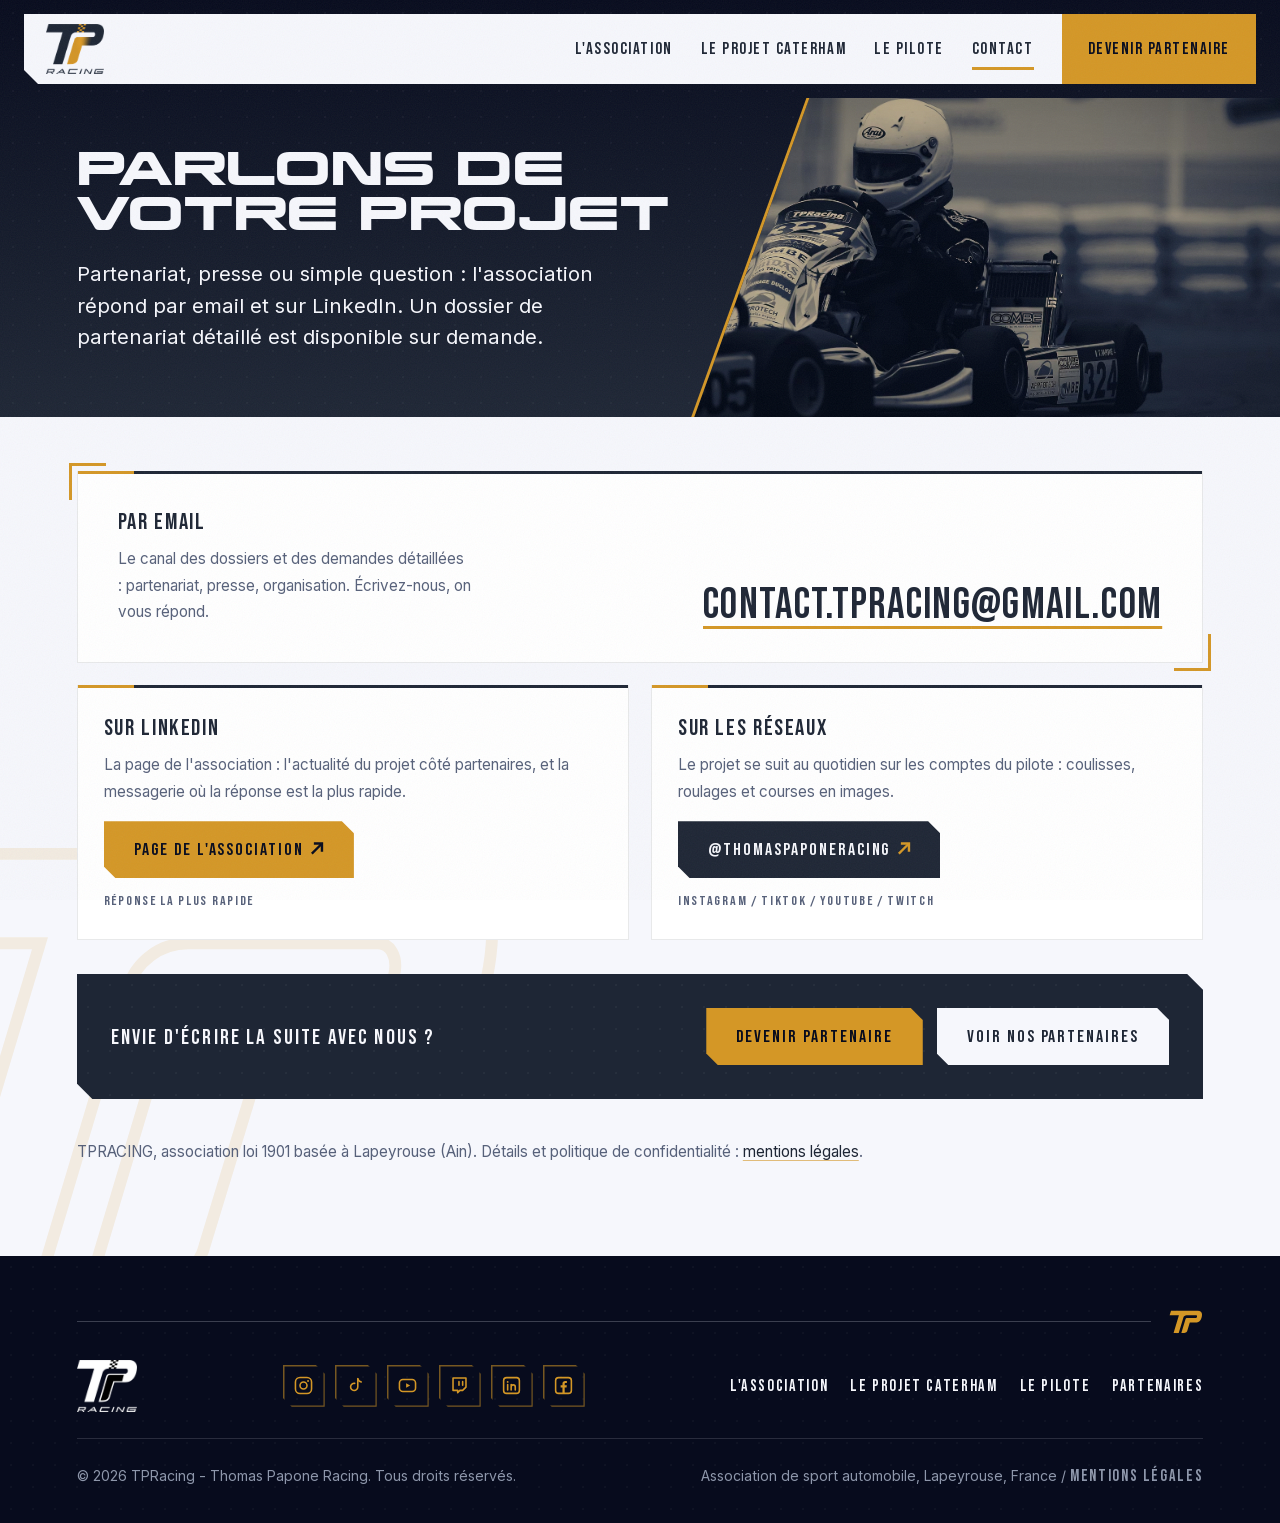
<file: contact.html>
<!DOCTYPE html>
<html lang="fr">
<head>
  <meta charset="UTF-8">
  <meta name="viewport" content="width=device-width, initial-scale=1.0">

  <title>Contact - TPRacing | Association de sport automobile</title>
  <meta name="description" content="Contacter TPRacing, association de sport automobile basée à Lapeyrouse (Ain) : partenariats, presse ou toute question, par email et sur LinkedIn.">

  <meta name="robots" content="max-image-preview:large">
  <link rel="canonical" href="https://tpracing.github.io/contact.html">
  <meta property="og:site_name" content="TPRacing">
  <meta property="og:title" content="Contact - TPRacing">
  <meta property="og:description" content="Partenariats, presse ou toute question : l'association répond par email et sur LinkedIn.">
  <meta property="og:type" content="website">
  <meta property="og:url" content="https://tpracing.github.io/contact.html">
  <meta property="og:locale" content="fr_FR">
  <meta property="og:image" content="https://tpracing.github.io/assets/img/og-contact.jpg">
  <meta property="og:image:type" content="image/jpeg">
  <meta property="og:image:width" content="1200">
  <meta property="og:image:height" content="630">
  <meta property="og:image:alt" content="Parlons de votre projet. Contact TPRacing : partenariat, presse, questions.">
  <meta name="twitter:card" content="summary_large_image">
  <meta name="twitter:title" content="Contact - TPRacing">
  <meta name="twitter:description" content="Partenariats, presse ou toute question : l'association répond par email et sur LinkedIn.">
  <meta name="twitter:image" content="https://tpracing.github.io/assets/img/og-contact.jpg">
  <meta name="twitter:image:alt" content="Parlons de votre projet. Contact TPRacing : partenariat, presse, questions.">

  <link rel="icon" href="assets/favicon.ico?v=2" sizes="any">
  <link rel="icon" type="image/png" sizes="32x32" href="assets/favicon-32.png?v=2">
  <link rel="icon" type="image/png" sizes="16x16" href="assets/favicon-16.png?v=2">
  <link rel="apple-touch-icon" sizes="180x180" href="assets/apple-touch-icon.png?v=2">
  <link rel="manifest" href="assets/site.webmanifest">
  <meta name="theme-color" content="#1E2635">
  <link rel="preload" href="assets/fonts/korataki-bold.woff2" as="font" type="font/woff2" crossorigin>
  <link rel="preload" href="assets/fonts/bebas-neue-pro-bold.woff2" as="font" type="font/woff2" crossorigin>
  <link rel="preload" href="assets/fonts/inter-var.woff2" as="font" type="font/woff2" crossorigin>
  <link rel="stylesheet" href="assets/styles.css">

  <!-- Navigation instantanée : pré-rendu des pages internes au survol d'un lien
       (Speculation Rules ; les navigateurs qui ne connaissent pas ignorent le bloc) -->
  <script type="speculationrules">
    {
      "prerender": [{
        "where": { "href_matches": "/*" },
        "eagerness": "moderate"
      }]
    }
  </script>

  <!-- Sens de navigation : remonter l'arborescence inverse le volet (types de View Transition) -->
  <script>
    // Atteste que les scripts tournent : les regles html:not(.js) de styles.css
    // affichent tout d'emblee quand cette classe n'arrive jamais.
    document.documentElement.classList.add('js');
    (function () {
      var ordre = { 'index.html': 0, 'pilote.html': 1, 'contact.html': 2, 'mentions-legales.html': 3 };
      function rang(url) {
        try { var f = new URL(url).pathname.split('/').pop() || 'index.html'; return (f in ordre) ? ordre[f] : 9; }
        catch (e) { return 9; }
      }
      function typer(e, depuis, vers) {
        if (!e.viewTransition || !depuis || !vers) return;
        try { if (rang(vers) < rang(depuis)) e.viewTransition.types.add('retour'); } catch (err) {}
      }
      addEventListener('pageswap', function (e) {
        typer(e, location.href, e.activation && e.activation.entry && e.activation.entry.url);
      });
      addEventListener('pagereveal', function (e) {
        var a = self.navigation && navigation.activation;
        typer(e, a && a.from && a.from.url, location.href);
      });
    })();
  </script>

  <script type="application/ld+json">
  {
    "@context": "https://schema.org",
    "@type": "ContactPage",
    "@id": "https://tpracing.github.io/contact.html#page",
    "name": "Contact - TPRacing",
    "url": "https://tpracing.github.io/contact.html",
    "inLanguage": "fr-FR",
    "isPartOf": { "@id": "https://tpracing.github.io/#site" },
    "about": {
      "@id": "https://tpracing.github.io/#association",
      "@type": "SportsOrganization",
      "name": "TPRacing - Thomas Papone Racing",
      "email": "contact.tpracing@gmail.com",
      "url": "https://tpracing.github.io/"
    }
  }
  </script>

  <!-- Fil d'ariane : situe la page dans le site pour les moteurs de recherche -->
  <script type="application/ld+json">
  {
    "@context": "https://schema.org",
    "@type": "BreadcrumbList",
    "itemListElement": [
      { "@type": "ListItem", "position": 1, "name": "L'association", "item": "https://tpracing.github.io/" },
      { "@type": "ListItem", "position": 2, "name": "Contact", "item": "https://tpracing.github.io/contact.html" }
    ]
  }
  </script>

  <style>
    /* ---------- Page contact : l'entrée des stands ---------- */
    .contact-tete {
      background:
        radial-gradient(rgba(246, 247, 252, .035) 1px, transparent 1.5px),
        linear-gradient(180deg, #070B1D 0%, var(--marine) 100%);
      background-size: 26px 26px, auto;
      color: var(--blanc);
      padding: 150px 6% 64px;
      position: relative;
      overflow: hidden;
    }
    .contact-tete .contenu { max-width: 1180px; margin: 0 auto; position: relative; z-index: 1; }
    /* Photo d'en-tête (05/10, veille « la page contact ») : Jota, United Autosports,
       Kart Republic et Caterham ouvrent tous leur page contact sur une VRAIE photo de
       course, contact.html était la seule page du site sans aucune image. Ici, le kart
       de Valence 2022 couvert des stickers des partenaires : la page qui parle aux
       partenaires montre où va leur logo. Montage de marque, donc duotone marine aux
       hautes lumières dorées (source : /Volumes/ TPT7/TPRacing/contact_tete_build.py).
       Desktop : panneau à droite, arête gauche effilée en biais, liseré or de 3 px sur
       l'arête. Sous 900 px : bande pleine largeur sous le texte, arête haute à la pente
       maison 2.3vw portant le même liseré. L'emblème filigrane de l'en-tête est retiré :
       la photo est la matière, et le logo de la nav est déjà dans le même écran. */
    .tete-photo {
      --k: 9vw;          /* recul de l'arête en haut du panneau */
      --l: 3px;          /* épaisseur du liseré or */
      position: absolute;
      /* sous la nav fixe (14 + 70 px) avec le même retrait de 14 px qu'au-dessus d'elle :
         partie de 0, la photo passait derrière la barre et le casque, le sujet, disparaissait */
      top: 98px; right: 0; bottom: 0;
      width: 46%;
      pointer-events: none;
    }
    .tete-photo::before {
      content: "";
      position: absolute; inset: 0;
      background: var(--or);
      clip-path: polygon(var(--k) 0, calc(var(--k) + var(--l)) 0, var(--l) 100%, 0 100%);
      z-index: 1;
    }
    .tete-photo picture, .tete-photo img { display: block; width: 100%; height: 100%; }
    .tete-photo img {
      object-fit: cover;
      object-position: 38% 0;
      clip-path: polygon(calc(var(--k) + var(--l)) 0, 100% 0, 100% 100%, var(--l) 100%);
    }
    @media (min-width: 901px) {
      /* le texte s'arrête 48 px avant le pied de l'arête (54vw) */
      .contact-tete .contenu > h1, .contact-tete .contenu > .lead { max-width: calc(54vw - max(6vw, 50vw - 590px) - 48px); }
    }
    @media (max-width: 900px) {
      .contact-tete { padding-bottom: 0; }
      .tete-photo {
        --k: 2.3vw;
        position: relative;
        top: auto; bottom: auto;   /* sinon le top: 98px du desktop décale la bande */
        width: auto;
        margin: 34px -6.82% 0;   /* pleine largeur : 6 % du header = 6,82 % de sa boîte de contenu */
        aspect-ratio: 16 / 9;
      }
      .tete-photo::before { clip-path: polygon(0 calc(var(--k) + 0px), 100% 0, 100% var(--l), 0 calc(var(--k) + var(--l))); }
      .tete-photo img { clip-path: polygon(0 calc(var(--k) + var(--l)), 100% var(--l), 100% 100%, 0 100%); object-position: 40% 45%; }
    }
    /* impression : décor retiré, comme le reste du site */
    @media print { .tete-photo { display: none !important; } }
    .contact-tete h1 { color: var(--blanc); font-size: clamp(1.7rem, 3.6vw, 2.6rem); }
    @media (max-width: 560px) { .contact-tete h1 { font-size: min(5.9vw, 1.7rem); } }
    .contact-tete .lead { color: var(--blanc); max-width: 640px; margin-top: 18px; }
    .contact-corps { padding: 54px 6% 30px; position: relative; overflow: hidden; }
    .contact-grille {
      max-width: 1180px;
      margin: 0 auto;
      display: grid;
      /* (15/11) Trois cartes identiques au même format = l'interdit « template » de la DA.
         Les canaux ont un ORDRE : l'email porte les dossiers, il prend toute la largeur
         et son adresse devient l'élément trop grand de l'écran ; LinkedIn et les réseaux
         se rangent dessous, deux par deux. (Essai écarté le jour même : l'email en
         grande case sur deux rangées laissait 280 px de blanc plat au milieu de la carte.) */
      grid-template-columns: 1fr 1fr;
      gap: 22px;
      position: relative;
      z-index: 1;
    }
    .contact-une { grid-column: 1 / -1; display: flex; }
    .contact-une .contact-carte {
      flex: 1;
      display: grid;
      grid-template-columns: minmax(0, 1fr) auto;
      grid-template-rows: auto 1fr;
      column-gap: 48px;
      row-gap: 10px;
      align-items: start;
      padding: 38px 40px 36px;
    }
    .contact-une .contact-carte:hover { transform: none; box-shadow: none; }
    .contact-une .contact-carte p { flex: none; max-width: 44ch; }
    .contact-une h2 { font-size: 1.7rem; }
    /* L'adresse elle-même est le lien : Bebas épais, encre marine, soulignée d'or,
       calée en bas à droite face au texte. Le <wbr> place la coupure avant
       l'arobase quand la ligne manque de place. */
    .contact-adresse {
      grid-column: 2;
      grid-row: 1 / span 2;
      align-self: end;
      font-family: var(--f-label);
      font-size: clamp(1.7rem, .9rem + 2.3vw, 3rem);
      line-height: 1.05;
      letter-spacing: .03em;
      text-transform: uppercase;
      color: var(--marine);
      text-decoration: underline;
      text-decoration-color: var(--or);
      text-decoration-thickness: 3px;
      text-underline-offset: .18em;
      overflow-wrap: anywhere;
      transition: color .2s ease;
    }
    .contact-adresse:hover { color: var(--or); }
    .contact-carte {
      background: #fff;
      border: 1px solid rgba(30, 38, 53, .1);
      /* Tête de carte : liseré damier marine + or (assets/styles.css), pas de barre
         or pleine. La bordure s'ouvre en haut pour lui laisser la place. */
      border-top: 0;
      padding: 30px 26px 26px;
      display: flex;
      flex-direction: column;
      gap: 10px;
      align-items: flex-start;
      position: relative;
      overflow: hidden;
      transition: transform .25s ease, box-shadow .25s ease;
    }
    .contact-carte:hover { transform: translateY(-5px); box-shadow: 0 16px 34px rgba(30, 38, 53, .1); }
    .contact-carte h2 {
      font-family: var(--f-label);
      font-size: 1.45rem;
      letter-spacing: .07em;
      margin-bottom: 2px;
    }
    .contact-carte p { color: var(--gris); font-size: .95rem; flex: 1; }
    .contact-carte .btn { margin-top: 6px; }
    /* Les libellés de ces trois boutons sont des chaînes TECHNIQUES sans espace
       (une adresse email, un pseudo) : sans autorisation de coupure, le navigateur
       les traite comme un mot unique, et le bouton, qui rogne (overflow: hidden pour
       son biseau), les tronquait. Mesuré le 22/09 entre 901 et 1210 px de viewport :
       « contact.tpracing@gmail.com » perdait jusqu'à 46 px de sa fin, soit une
       adresse fausse à lire. Le <wbr> du HTML place la coupure avant l'arobase,
       le anywhere ne sert que de filet pour les libellés futurs. */
    .contact-carte .btn { overflow-wrap: anywhere; }
    .contact-carte .note {
      font-family: var(--f-label);
      letter-spacing: .12em;
      text-transform: uppercase;
      font-size: .88rem;
      color: var(--gris);
    }
    .contact-cta {
      max-width: 1180px;
      margin: 34px auto 40px;
      background:
        radial-gradient(rgba(246, 247, 252, .04) 1px, transparent 1.5px),
        var(--marine);
      background-size: 22px 22px, 100% 100%;
      color: var(--blanc);
      padding: 34px 34px;
      display: flex;
      align-items: center;
      justify-content: space-between;
      gap: 22px;
      flex-wrap: wrap;
      position: relative;
      z-index: 1;
      /* (24/10) le biseau du portique de la 404 : c'était le seul aplat marine du site à angles droits */
      clip-path: polygon(0 0, calc(100% - 16px) 0, 100% 16px, 100% 100%, 16px 100%, 0 calc(100% - 16px));
    }
    .contact-cta p {
      font-family: var(--f-label);
      font-size: 1.35rem;
      letter-spacing: .1em;
      text-transform: uppercase;
    }
    .contact-cta .actions { display: flex; gap: 14px; flex-wrap: wrap; }
    .contact-info {
      max-width: 1180px;
      margin: 0 auto 60px;
      color: var(--gris);
      font-size: .95rem;
      position: relative;
      z-index: 1;
    }
    .contact-info a { color: var(--marine); text-decoration: underline; text-decoration-color: rgba(212, 151, 38, .6); text-underline-offset: 3px; }
    .contact-info a:hover { color: var(--or); }
    @media (max-width: 900px) {
      .contact-grille { grid-template-columns: 1fr; }
      .contact-une .contact-carte { display: flex; padding: 32px 24px 28px; }
      .contact-adresse { margin-top: 10px; align-self: flex-start; }
    }

    /* (15/11) Le subgrid du 22/09 alignait les boutons de trois cartes posées côte à côte.
       Depuis que l'email tient la grande case et que les deux autres s'empilent, aucune
       rangée de boutons ne se compare plus horizontalement : la règle est retirée. */
  </style>
</head>
<body>

  <!-- Symbole emblème TP (motif de fond) -->
  <svg width="0" height="0" style="position:absolute" aria-hidden="true"><defs><g id="tp-embleme"><path transform="matrix(1,0,0,-1,105.048,39.8827)" d="M0 0H-14.843-18.39-21.927-25.487-30.224-70.716L-74.338-12.077H-49.812L-63.958-59.256H-50.253L-37.921-18.123C-36.845-14.535-33.542-12.077-29.796-12.077H-29.102-25.551-22.003-18.452-4.093C-.63-12.134-.985-19.39-5.576-19.337L-5.579-19.345H-6.003-27.964C-30.013-19.345-31.82-20.689-32.408-22.652L-43.383-59.252C-43.018-59.26-42.659-59.265-42.305-59.267-39.871-59.278-37.698-59.14-35.994-58.998-28.609-58.383-27.605-53.078-27.578-53.025L-20.986-31.423C-20.986-31.423-13.091-31.433-10.015-31.425-9.883-31.425-9.757-31.425-9.644-31.424-9.449-31.424-9.282-31.423-9.151-31.422L-9.148-31.414C-5.016-31.476-3.249-31.223-2.109-31.072 2.242-30.498 10.766-25.789 11.352-10.582 11.389-9.611 11.546 .017 0 0"/></g></defs></svg>

  <a class="saut-contenu" href="#contenu">Aller au contenu</a>

  <!-- ===== NAVIGATION ===== -->
  <div class="ligne-course" aria-hidden="true"></div>
  <nav id="navbar" aria-label="Navigation principale">
    <a class="logo" href="./" aria-label="TPRacing, retour à l'accueil">
      <img class="logo-clair" src="assets/logo-couleur-degrade-nav.png" alt="" width="150" height="129">
    </a>
    <ul>
      <li class="masque-mobile"><a href="./#histoire">L'association</a></li>
      <li class="masque-mobile"><a href="./#academy">Le projet Caterham</a></li>
      <li><a href="pilote.html">Le pilote</a></li>
      <li><a class="active" aria-current="page" href="contact.html">Contact</a></li>
      <li><a class="nav-cta" href="./#partenaires">Devenir partenaire</a></li>
    </ul>
  </nav>

  <main id="contenu">

  <!-- ===== EN-TÊTE ===== -->
  <header class="contact-tete">
    <div class="contenu">
      <h1><span class="hl">Parlons de</span> <span class="hl">votre projet</span></h1>
      <p class="lead">Partenariat, presse ou simple question : l'association répond par email et sur LinkedIn. Un dossier de partenariat détaillé est disponible sur demande.</p>
    </div>
    <div class="tete-photo">
      <picture>
        <source media="(max-width: 900px)" type="image/avif" srcset="assets/img/contact-tete-m.avif 800w, assets/img/contact-tete-ml.avif 1600w" sizes="100vw">
        <source media="(max-width: 900px)" type="image/webp" srcset="assets/img/contact-tete-m.webp 800w, assets/img/contact-tete-ml.webp 1600w" sizes="100vw">
        <source type="image/avif" srcset="assets/img/contact-tete.avif">
        <img src="assets/img/contact-tete.webp" width="1560" height="785" alt="Thomas en course à Valence en 2022, le kart couvert des logos de ses partenaires" fetchpriority="high">
      </picture>
    </div>
  </header>

  <!-- ===== CANAUX ===== -->
  <div class="contact-corps">
    <svg class="embleme-fond embleme-fond--or" viewBox="29 38 90 63" style="bottom: -50px; left: -12%;" aria-hidden="true"><use href="#tp-embleme"/></svg>

    <div class="contact-grille">
      <div class="frame contact-une rvl">
        <div class="contact-carte">
          <h2>Par email</h2>
          <p>Le canal des dossiers et des demandes détaillées : partenariat, presse, organisation. Écrivez-nous, on vous répond.</p>
          <a class="contact-adresse" href="mailto:contact.tpracing@gmail.com">contact.tpracing<wbr>@gmail.com</a>
        </div>
      </div>
      <div class="contact-carte rvl" data-d="1">
        <h2>Sur LinkedIn</h2>
        <p>La page de l'association : l'actualité du projet côté partenaires, et la messagerie où la réponse est la plus rapide.</p>
        <a class="btn btn-or" href="https://www.linkedin.com/company/tpracing/" target="_blank" rel="noopener">Page de l'association<svg class="fl" viewBox="0 0 12 12" aria-hidden="true" focusable="false"><path d="M1.6 10.4 9.5 2.5"/><path d="M3.9 1.5h6.6v6.6"/></svg></a>
        <span class="note">Réponse la plus rapide</span>
      </div>
      <div class="contact-carte rvl" data-d="2">
        <h2>Sur les réseaux</h2>
        <p>Le projet se suit au quotidien sur les comptes du pilote : coulisses, roulages et courses en images.</p>
        <a class="btn btn-marine" href="https://www.instagram.com/thomaspaponeracing" target="_blank" rel="noopener">@thomaspapone<wbr>racing<svg class="fl" viewBox="0 0 12 12" aria-hidden="true" focusable="false"><path d="M1.6 10.4 9.5 2.5"/><path d="M3.9 1.5h6.6v6.6"/></svg></a>
        <span class="note">Instagram / TikTok / YouTube / Twitch</span>
      </div>
    </div>

    <!-- ===== CTA PARTENAIRE ===== -->
    <div class="contact-cta rvl">
      <p>Envie d'écrire la suite avec nous ?</p>
      <div class="actions">
        <a class="btn btn-or" href="mailto:contact.tpracing@gmail.com?subject=Partenariat%20TPRacing" aria-label="Devenir partenaire, nous écrire par email">Devenir partenaire</a>
        <a class="btn btn-blanc" href="./#partenaires">Voir nos partenaires</a>
      </div>
    </div>

    <p class="contact-info">TPRACING, association loi 1901 basée à Lapeyrouse (Ain). Détails et politique de confidentialité : <a href="mentions-legales.html">mentions légales</a>.</p>
  </div>

  </main>

  <!-- ===== FOOTER ===== -->
  <footer>
    <div class="signature-charte" aria-hidden="true">
      <span class="filet"></span>
      <svg viewBox="29 38 90 63"><use href="#tp-embleme"/></svg>
    </div>
    <div class="foot-grille">
      <img loading="lazy" src="assets/logo-blanc.png" alt="TPRacing" width="140" height="120">
      <div class="foot-reso" role="group" aria-label="Les réseaux de TPRacing">
        <a href="https://www.instagram.com/thomaspaponeracing" target="_blank" rel="noopener" aria-label="Instagram"><svg viewBox="0 0 24 24" aria-hidden="true"><rect x="2.8" y="2.8" width="18.4" height="18.4" rx="5.2"/><circle cx="12" cy="12" r="4"/><circle cx="17.2" cy="6.8" r="1.1" fill="currentColor" stroke="none"/></svg></a>
        <a href="https://www.tiktok.com/@thomaspaponeracing" target="_blank" rel="noopener" aria-label="TikTok"><svg viewBox="0 0 24 24" aria-hidden="true"><path d="M14.6 4.2c.5 2.1 1.9 3.4 4 3.7"/><path d="M14.6 4.2v9.4a4.1 4.1 0 1 1-3.5-4.05"/></svg></a>
        <a href="https://www.youtube.com/@thomaspaponeracing" target="_blank" rel="noopener" aria-label="YouTube"><svg viewBox="0 0 24 24" aria-hidden="true"><rect x="2.8" y="5.2" width="18.4" height="13.6" rx="4"/><path d="M10.4 9.4l4.6 2.6-4.6 2.6z" fill="currentColor" stroke="none"/></svg></a>
        <a href="https://www.twitch.tv/thomaspaponeracing" target="_blank" rel="noopener" aria-label="Twitch"><svg viewBox="0 0 24 24" aria-hidden="true"><path d="M4.6 3.4h14.8v10.4l-3.8 3.8h-3.2l-2.5 2.5v-2.5H4.6z"/><path d="M11.4 7.6v4M15.6 7.6v4"/></svg></a>
        <a href="https://www.linkedin.com/company/tpracing/" target="_blank" rel="noopener" aria-label="LinkedIn de l'association"><svg viewBox="0 0 24 24" aria-hidden="true"><rect x="3" y="3" width="18" height="18" rx="3.4"/><circle cx="7.6" cy="7.9" r="1.05" fill="currentColor" stroke="none"/><path d="M7.6 10.8V17M11.6 17v-3.4a2.35 2.35 0 0 1 4.7 0V17M11.6 10.8V17"/></svg></a>
        <a href="https://www.facebook.com/thomas.pne.9/" target="_blank" rel="noopener" aria-label="Facebook"><svg viewBox="0 0 24 24" aria-hidden="true"><rect x="3" y="3" width="18" height="18" rx="3.4"/><path fill="currentColor" stroke="none" d="M13.35 20.6v-6.3h2.12l.32-2.46h-2.44V10.27c0-.71.2-1.2 1.22-1.2h1.3V6.87c-.22-.03-1-.09-1.9-.09-1.88 0-3.16 1.15-3.16 3.25v1.81H8.7v2.46h2.11v6.3z"/></svg></a>
      </div>
      <div class="foot-liens">
        <a href="./#histoire">L'association</a>
        <a href="./#academy">Le projet Caterham</a>
        <a href="pilote.html">Le pilote</a>
        <a href="./#partenaires">Partenaires</a>
      </div>
    </div>
    <div class="foot-bas">
      <span>© 2026 TPRacing - Thomas Papone Racing. Tous droits réservés.</span>
      <span>Association de sport automobile, Lapeyrouse,&nbsp;France / <a href="mentions-legales.html" style="color:inherit">Mentions légales</a></span>
    </div>
  </footer>

  <script>
    // Ligne de course : progression de lecture (scroll)
    (function () {
      const lc = document.querySelector('.ligne-course');
      // La CSS pilote la ligne quand animation-timeline est supporté : le JS n'est que le repli
      if (!lc || (window.CSS && CSS.supports('animation-timeline: scroll()'))) return;
      const maj = () => {
        const max = document.documentElement.scrollHeight - innerHeight;
        lc.style.transform = 'scaleX(' + (max > 0 ? Math.min(1, scrollY / max) : 0).toFixed(4) + ')';
      };
      addEventListener('scroll', maj, { passive: true });
      addEventListener('resize', maj, { passive: true });
      maj();
    })();
    const navbar = document.getElementById('navbar');
    const majNav = () => navbar.classList.toggle('solide', scrollY > 60);
    addEventListener('scroll', majNav, { passive: true });
    majNav();
    // Apparitions au scroll
    (function () {
      const io = new IntersectionObserver(entries => {
        entries.forEach(e => { if (e.isIntersecting) { e.target.classList.add('vu'); io.unobserve(e.target); } });
      }, { threshold: 0.15 });
      // Page pré-rendue au survol d'un lien : les apparitions du haut de page attendent l'arrivée réelle (audit JS du 16/11)
      const lancer = () => document.querySelectorAll('.rvl').forEach(el => io.observe(el));
      if (document.prerendering) document.addEventListener('prerenderingchange', lancer, { once: true });
      else lancer();
    })();
  </script>
</body>
</html>
</file>
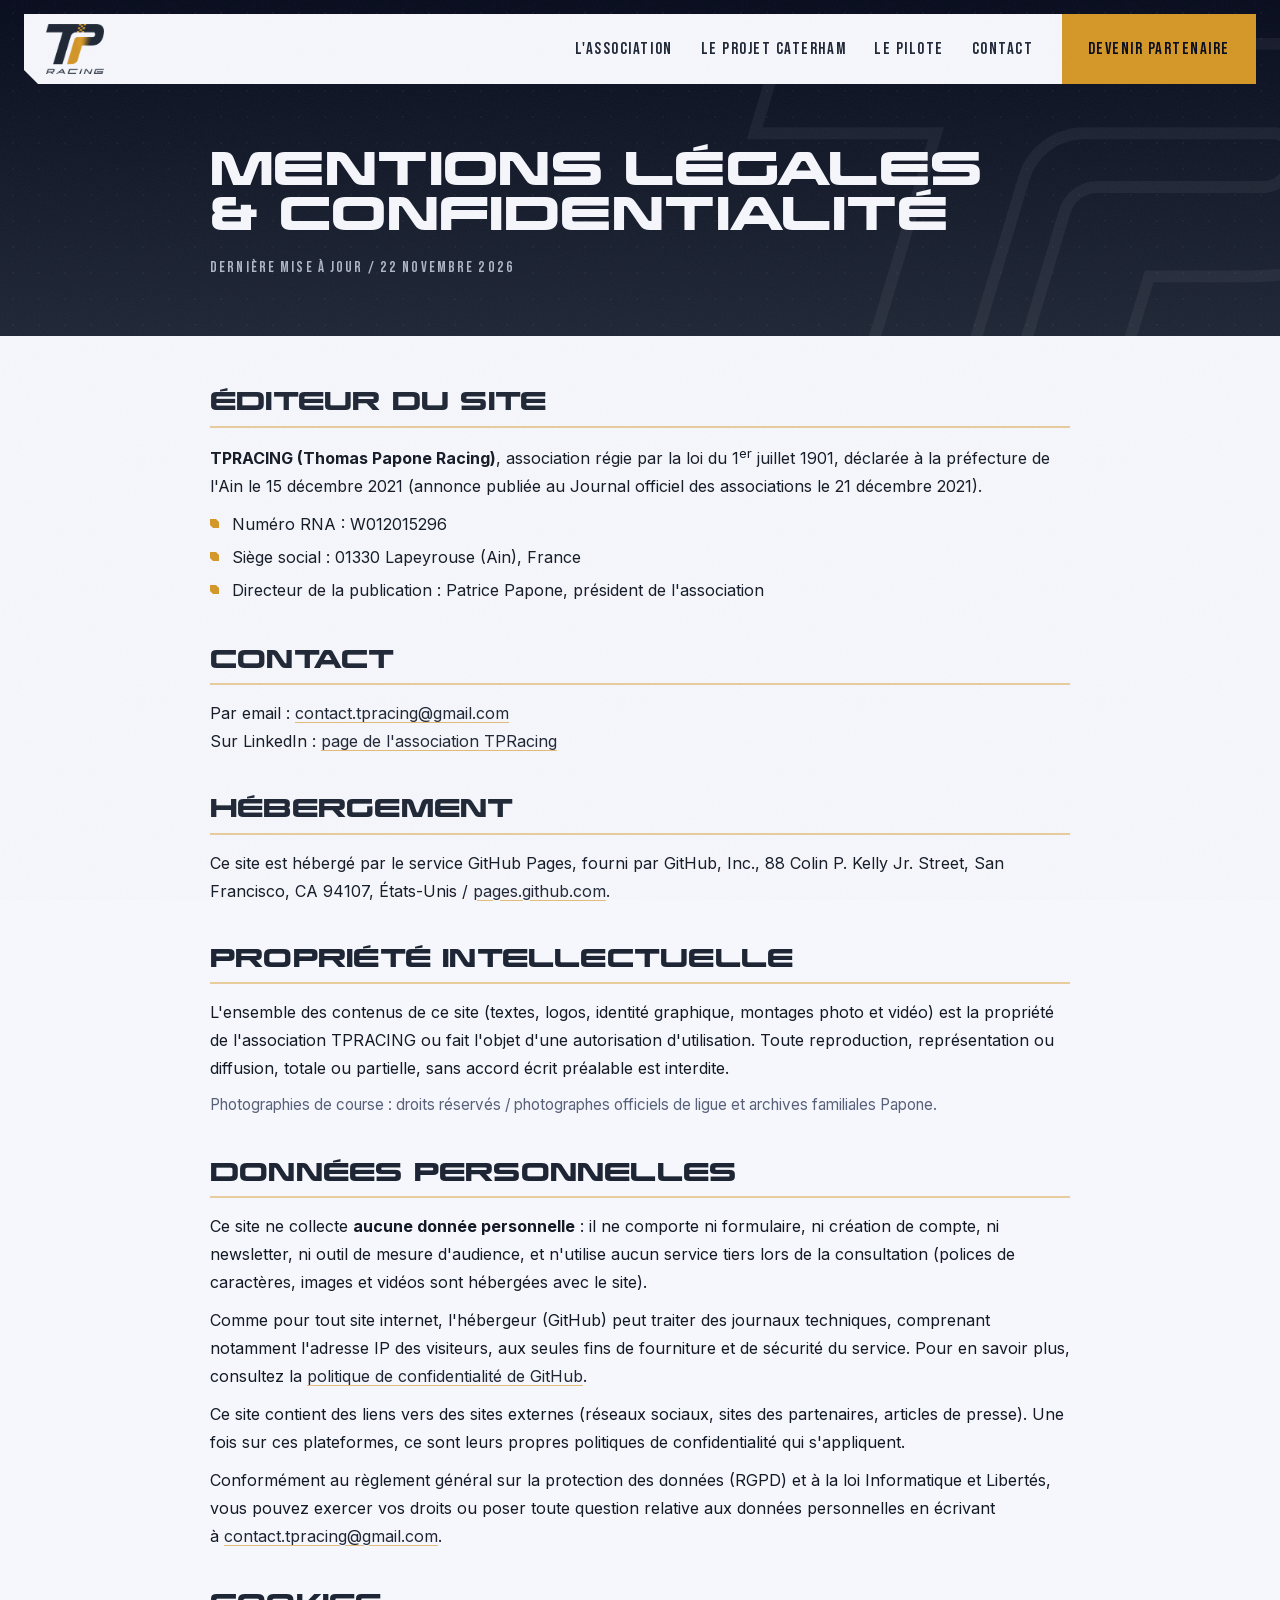
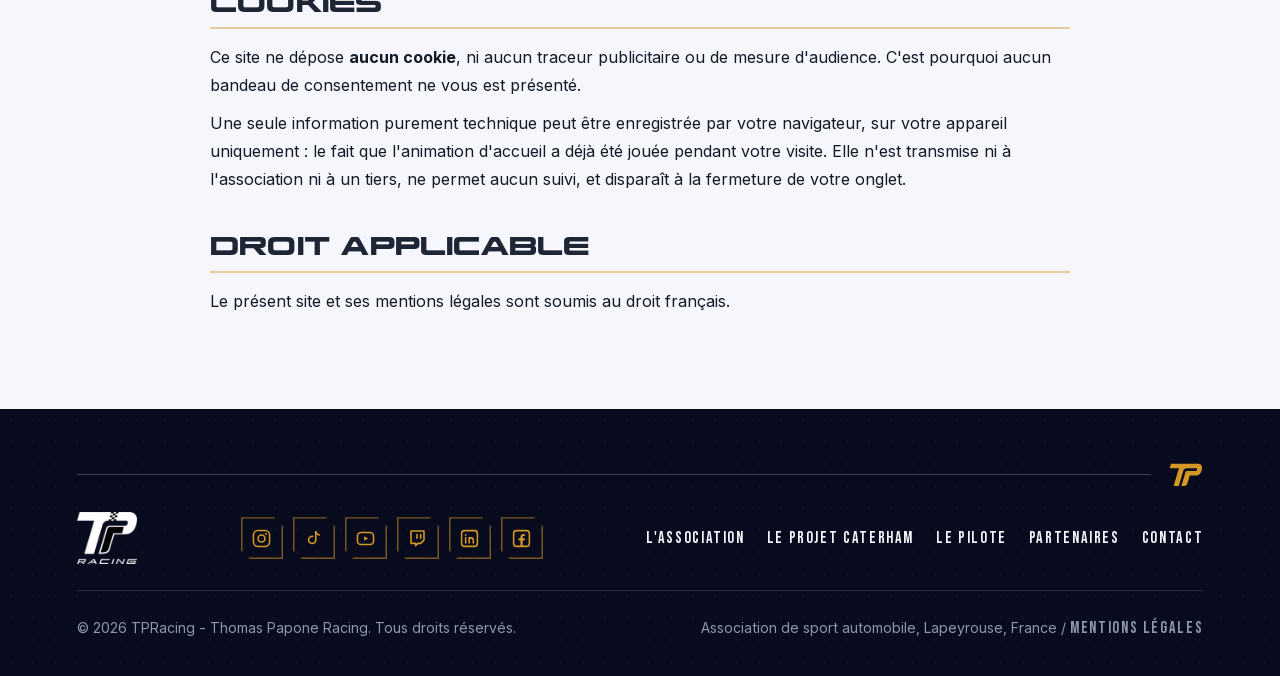
<file: mentions-legales.html>
<!DOCTYPE html>
<html lang="fr">
<head>
  <meta charset="UTF-8">
  <meta name="viewport" content="width=device-width, initial-scale=1.0">

  <title>Mentions légales - TPRacing</title>
  <meta name="description" content="Mentions légales et politique de confidentialité du site de TPRacing (Thomas Papone Racing), association de sport automobile loi 1901.">

  <link rel="canonical" href="https://tpracing.github.io/mentions-legales.html">
  <meta property="og:site_name" content="TPRacing">
  <meta property="og:title" content="Mentions légales - TPRacing">
  <meta property="og:description" content="Mentions légales et politique de confidentialité du site de l'association TPRacing.">
  <meta property="og:type" content="website">
  <meta property="og:url" content="https://tpracing.github.io/mentions-legales.html">
  <meta property="og:locale" content="fr_FR">
  <meta property="og:image" content="https://tpracing.github.io/assets/img/og-accueil.jpg">
  <meta property="og:image:type" content="image/jpeg">
  <meta property="og:image:width" content="1200">
  <meta property="og:image:height" content="630">
  <meta property="og:image:alt" content="TPRacing - Le volant se transmet. Association de sport automobile.">
  <meta name="twitter:card" content="summary_large_image">
  <meta name="twitter:title" content="Mentions légales - TPRacing">
  <meta name="twitter:description" content="Mentions légales et politique de confidentialité du site de l'association TPRacing.">
  <meta name="twitter:image" content="https://tpracing.github.io/assets/img/og-accueil.jpg">
  <meta name="twitter:image:alt" content="TPRacing - Le volant se transmet. Association de sport automobile.">

  <link rel="icon" href="assets/favicon.ico?v=2" sizes="any">
  <link rel="icon" type="image/png" sizes="32x32" href="assets/favicon-32.png?v=2">
  <link rel="icon" type="image/png" sizes="16x16" href="assets/favicon-16.png?v=2">
  <link rel="apple-touch-icon" sizes="180x180" href="assets/apple-touch-icon.png?v=2">
  <link rel="manifest" href="assets/site.webmanifest">
  <meta name="theme-color" content="#1E2635">
  <link rel="preload" href="assets/fonts/korataki-bold.woff2" as="font" type="font/woff2" crossorigin>
  <link rel="preload" href="assets/fonts/bebas-neue-pro-bold.woff2" as="font" type="font/woff2" crossorigin>
  <link rel="preload" href="assets/fonts/inter-var.woff2" as="font" type="font/woff2" crossorigin>
  <link rel="stylesheet" href="assets/styles.css">

  <!-- Navigation instantanée : pré-rendu des pages internes au survol d'un lien
       (Speculation Rules ; les navigateurs qui ne connaissent pas ignorent le bloc) -->
  <script type="speculationrules">
    {
      "prerender": [{
        "where": { "href_matches": "/*" },
        "eagerness": "moderate"
      }]
    }
  </script>

  <!-- Sens de navigation : remonter l'arborescence inverse le volet (types de View Transition) -->
  <script>
    // Atteste que les scripts tournent : les regles html:not(.js) de styles.css
    // affichent tout d'emblee quand cette classe n'arrive jamais.
    document.documentElement.classList.add('js');
    (function () {
      var ordre = { 'index.html': 0, 'pilote.html': 1, 'contact.html': 2, 'mentions-legales.html': 3 };
      function rang(url) {
        try { var f = new URL(url).pathname.split('/').pop() || 'index.html'; return (f in ordre) ? ordre[f] : 9; }
        catch (e) { return 9; }
      }
      function typer(e, depuis, vers) {
        if (!e.viewTransition || !depuis || !vers) return;
        try { if (rang(vers) < rang(depuis)) e.viewTransition.types.add('retour'); } catch (err) {}
      }
      addEventListener('pageswap', function (e) {
        typer(e, location.href, e.activation && e.activation.entry && e.activation.entry.url);
      });
      addEventListener('pagereveal', function (e) {
        var a = self.navigation && navigation.activation;
        typer(e, a && a.from && a.from.url, location.href);
      });
    })();
  </script>

  <!-- Page légale rattachée au site et à l'association, plus son fil d'ariane -->
  <script type="application/ld+json">
  {
    "@context": "https://schema.org",
    "@graph": [
      {
        "@type": "WebPage",
        "@id": "https://tpracing.github.io/mentions-legales.html#page",
        "name": "Mentions légales et confidentialité",
        "url": "https://tpracing.github.io/mentions-legales.html",
        "description": "Mentions légales et politique de confidentialité du site de TPRacing (Thomas Papone Racing), association de sport automobile loi 1901.",
        "inLanguage": "fr-FR",
        "isPartOf": { "@id": "https://tpracing.github.io/#site" },
        "about": { "@id": "https://tpracing.github.io/#association" },
        "publisher": { "@id": "https://tpracing.github.io/#association" },
        "dateModified": "2026-11-22"
      },
      {
        "@type": "BreadcrumbList",
        "itemListElement": [
          { "@type": "ListItem", "position": 1, "name": "L'association", "item": "https://tpracing.github.io/" },
          { "@type": "ListItem", "position": 2, "name": "Mentions légales", "item": "https://tpracing.github.io/mentions-legales.html" }
        ]
      }
    ]
  }
  </script>

  <style>
    /* ---------- Page légale : sobre, lisible ---------- */
    .legal-tete {
      background:
        radial-gradient(rgba(246, 247, 252, .035) 1px, transparent 1.5px),
        linear-gradient(180deg, #070B1D 0%, var(--marine) 100%);
      background-size: 26px 26px, auto;
      color: var(--blanc);
      padding: 150px 6% 56px;
      position: relative;
      overflow: hidden;
    }
    .legal-tete .contenu { max-width: 860px; margin: 0 auto; position: relative; z-index: 1; }
    /* Même correction que contact.html : l'emblème filigrane héritait du marine à 8 %
       sur un fond marine, donc invisible. */
    .legal-tete .embleme-fond { color: rgba(246, 247, 252, .05); }
    .legal-tete h1 { color: var(--blanc); font-size: clamp(1.7rem, 3.6vw, 2.6rem); }
    .legal-tete .maj {
      font-family: var(--f-label);
      letter-spacing: .14em;
      text-transform: uppercase;
      color: #aeb6c8;
      font-size: .95rem;
      margin-top: 14px;
    }
    .legal-corps { padding: 26px 6% 80px; }
    .legal-corps .contenu { max-width: 860px; margin: 0 auto; }
    .legal-corps section { padding: 30px 0 4px; position: static; }
    .legal-corps h2 {
      font-size: clamp(1.05rem, 1.9vw, 1.35rem);
      color: var(--marine);
      padding-bottom: 10px;
      border-bottom: 2px solid rgba(212, 151, 38, .45);
      margin-bottom: 14px;
    }
    .legal-corps p { color: var(--encre); line-height: 1.75; margin: 0 0 10px; }
    .legal-corps p + p { margin-top: 6px; }
    /* l'indentation est portée par le padding du li (carré biseauté or, styles.css) */
    .legal-corps ul { margin: 6px 0 12px; color: var(--encre); line-height: 1.75; }
    .legal-corps li + li { margin-top: 5px; }
    .legal-corps a { color: var(--marine); text-decoration: underline; text-decoration-color: rgba(212, 151, 38, .6); text-underline-offset: 3px; }
    .legal-corps a:hover { color: var(--or); }
    .legal-corps .detail { color: var(--gris); font-size: .95rem; }
    /* mots longs (« confidentialité », « intellectuelle ») : borner par la largeur d'écran */
    @media (max-width: 560px) { .legal-tete h1 { font-size: min(4.9vw, 1.7rem); } }
    @media (max-width: 360px) { .legal-corps h2 { font-size: min(5vw, 1.05rem); } }
  </style>
</head>
<body>

  <!-- Symbole emblème TP (motif de fond) -->
  <svg width="0" height="0" style="position:absolute" aria-hidden="true"><defs><g id="tp-embleme"><path transform="matrix(1,0,0,-1,105.048,39.8827)" d="M0 0H-14.843-18.39-21.927-25.487-30.224-70.716L-74.338-12.077H-49.812L-63.958-59.256H-50.253L-37.921-18.123C-36.845-14.535-33.542-12.077-29.796-12.077H-29.102-25.551-22.003-18.452-4.093C-.63-12.134-.985-19.39-5.576-19.337L-5.579-19.345H-6.003-27.964C-30.013-19.345-31.82-20.689-32.408-22.652L-43.383-59.252C-43.018-59.26-42.659-59.265-42.305-59.267-39.871-59.278-37.698-59.14-35.994-58.998-28.609-58.383-27.605-53.078-27.578-53.025L-20.986-31.423C-20.986-31.423-13.091-31.433-10.015-31.425-9.883-31.425-9.757-31.425-9.644-31.424-9.449-31.424-9.282-31.423-9.151-31.422L-9.148-31.414C-5.016-31.476-3.249-31.223-2.109-31.072 2.242-30.498 10.766-25.789 11.352-10.582 11.389-9.611 11.546 .017 0 0"/></g></defs></svg>

  <a class="saut-contenu" href="#contenu">Aller au contenu</a>

  <!-- ===== NAVIGATION ===== -->
  <div class="ligne-course" aria-hidden="true"></div>
  <nav id="navbar" aria-label="Navigation principale">
    <a class="logo" href="./" aria-label="TPRacing, retour à l'accueil">
      <img class="logo-clair" src="assets/logo-couleur-degrade-nav.png" alt="" width="150" height="129">
    </a>
    <ul>
      <li class="masque-mobile"><a href="./#histoire">L'association</a></li>
      <li class="masque-mobile"><a href="./#academy">Le projet Caterham</a></li>
      <li><a href="pilote.html">Le pilote</a></li>
      <li><a href="contact.html">Contact</a></li>
      <li><a class="nav-cta" href="./#partenaires">Devenir partenaire</a></li>
    </ul>
  </nav>

  <main id="contenu">

  <!-- ===== EN-TÊTE ===== -->
  <header class="legal-tete">
    <svg class="embleme-fond" viewBox="29 38 90 63" style="top: 30px; right: -10%;" aria-hidden="true"><use href="#tp-embleme"/></svg>
    <div class="contenu">
      <h1>Mentions légales &amp; confidentialité</h1>
      <p class="maj">Dernière mise à jour / 22 novembre 2026</p>
    </div>
  </header>

  <div class="legal-corps">
    <div class="contenu">

      <section>
        <h2>Éditeur du site</h2>
        <p><strong>TPRACING (Thomas Papone Racing)</strong>, association régie par la loi du 1<sup>er</sup> juillet 1901, déclarée à la préfecture de l'Ain le 15 décembre 2021 (annonce publiée au Journal officiel des associations le 21 décembre 2021).</p>
        <ul role="list">
          <li>Numéro RNA : W012015296</li>
          <li>Siège social : 01330 Lapeyrouse (Ain), France</li>
          <li>Directeur de la publication : Patrice Papone, président de l'association</li>
        </ul>
      </section>

      <section>
        <h2>Contact</h2>
        <p>Par email : <a href="mailto:contact.tpracing@gmail.com">contact.tpracing@gmail.com</a><br>
        Sur LinkedIn : <a href="https://www.linkedin.com/company/tpracing/" target="_blank" rel="noopener">page de l'association TPRacing</a></p>
      </section>

      <section>
        <h2>Hébergement</h2>
        <p>Ce site est hébergé par le service GitHub Pages, fourni par GitHub, Inc., 88 Colin P. Kelly Jr. Street, San Francisco, CA 94107, États-Unis / <a href="https://pages.github.com" target="_blank" rel="noopener">pages.github.com</a>.</p>
      </section>

      <section>
        <h2>Propriété intellectuelle</h2>
        <p>L'ensemble des contenus de ce site (textes, logos, identité graphique, montages photo et vidéo) est la propriété de l'association TPRACING ou fait l'objet d'une autorisation d'utilisation. Toute reproduction, représentation ou diffusion, totale ou partielle, sans accord écrit préalable est interdite.</p>
        <p class="detail">Photographies de course : droits réservés / photographes officiels de ligue et archives familiales Papone.</p>
      </section>

      <section>
        <h2>Données personnelles</h2>
        <p>Ce site ne collecte <strong>aucune donnée personnelle</strong> : il ne comporte ni formulaire, ni création de compte, ni newsletter, ni outil de mesure d'audience, et n'utilise aucun service tiers lors de la consultation (polices de caractères, images et vidéos sont hébergées avec le site).</p>
        <p>Comme pour tout site internet, l'hébergeur (GitHub) peut traiter des journaux techniques, comprenant notamment l'adresse IP des visiteurs, aux seules fins de fourniture et de sécurité du service. Pour en savoir plus, consultez la <a href="https://docs.github.com/en/site-policy/privacy-policies/github-general-privacy-statement" target="_blank" rel="noopener">politique de confidentialité de GitHub</a>.</p>
        <p>Ce site contient des liens vers des sites externes (réseaux sociaux, sites des partenaires, articles de presse). Une fois sur ces plateformes, ce sont leurs propres politiques de confidentialité qui s'appliquent.</p>
        <p>Conformément au règlement général sur la protection des données (RGPD) et à la loi Informatique et Libertés, vous pouvez exercer vos droits ou poser toute question relative aux données personnelles en écrivant à <a href="mailto:contact.tpracing@gmail.com">contact.tpracing@gmail.com</a>.</p>
      </section>

      <section>
        <h2>Cookies</h2>
        <p>Ce site ne dépose <strong>aucun cookie</strong>, ni aucun traceur publicitaire ou de mesure d'audience. C'est pourquoi aucun bandeau de consentement ne vous est présenté.</p>
        <p>Une seule information purement technique peut être enregistrée par votre navigateur, sur votre appareil uniquement : le fait que l'animation d'accueil a déjà été jouée pendant votre visite. Elle n'est transmise ni à l'association ni à un tiers, ne permet aucun suivi, et disparaît à la fermeture de votre onglet.</p>
      </section>

      <section>
        <h2>Droit applicable</h2>
        <p>Le présent site et ses mentions légales sont soumis au droit français.</p>
      </section>

    </div>
  </div>

  </main>

  <!-- ===== FOOTER ===== -->
  <footer>
    <div class="signature-charte" aria-hidden="true">
      <span class="filet"></span>
      <svg viewBox="29 38 90 63"><use href="#tp-embleme"/></svg>
    </div>
    <div class="foot-grille">
      <img loading="lazy" src="assets/logo-blanc.png" alt="TPRacing" width="140" height="120">
      <div class="foot-reso" role="group" aria-label="Les réseaux de TPRacing">
        <a href="https://www.instagram.com/thomaspaponeracing" target="_blank" rel="noopener" aria-label="Instagram"><svg viewBox="0 0 24 24" aria-hidden="true"><rect x="2.8" y="2.8" width="18.4" height="18.4" rx="5.2"/><circle cx="12" cy="12" r="4"/><circle cx="17.2" cy="6.8" r="1.1" fill="currentColor" stroke="none"/></svg></a>
        <a href="https://www.tiktok.com/@thomaspaponeracing" target="_blank" rel="noopener" aria-label="TikTok"><svg viewBox="0 0 24 24" aria-hidden="true"><path d="M14.6 4.2c.5 2.1 1.9 3.4 4 3.7"/><path d="M14.6 4.2v9.4a4.1 4.1 0 1 1-3.5-4.05"/></svg></a>
        <a href="https://www.youtube.com/@thomaspaponeracing" target="_blank" rel="noopener" aria-label="YouTube"><svg viewBox="0 0 24 24" aria-hidden="true"><rect x="2.8" y="5.2" width="18.4" height="13.6" rx="4"/><path d="M10.4 9.4l4.6 2.6-4.6 2.6z" fill="currentColor" stroke="none"/></svg></a>
        <a href="https://www.twitch.tv/thomaspaponeracing" target="_blank" rel="noopener" aria-label="Twitch"><svg viewBox="0 0 24 24" aria-hidden="true"><path d="M4.6 3.4h14.8v10.4l-3.8 3.8h-3.2l-2.5 2.5v-2.5H4.6z"/><path d="M11.4 7.6v4M15.6 7.6v4"/></svg></a>
        <a href="https://www.linkedin.com/company/tpracing/" target="_blank" rel="noopener" aria-label="LinkedIn de l'association"><svg viewBox="0 0 24 24" aria-hidden="true"><rect x="3" y="3" width="18" height="18" rx="3.4"/><circle cx="7.6" cy="7.9" r="1.05" fill="currentColor" stroke="none"/><path d="M7.6 10.8V17M11.6 17v-3.4a2.35 2.35 0 0 1 4.7 0V17M11.6 10.8V17"/></svg></a>
        <a href="https://www.facebook.com/thomas.pne.9/" target="_blank" rel="noopener" aria-label="Facebook"><svg viewBox="0 0 24 24" aria-hidden="true"><rect x="3" y="3" width="18" height="18" rx="3.4"/><path fill="currentColor" stroke="none" d="M13.35 20.6v-6.3h2.12l.32-2.46h-2.44V10.27c0-.71.2-1.2 1.22-1.2h1.3V6.87c-.22-.03-1-.09-1.9-.09-1.88 0-3.16 1.15-3.16 3.25v1.81H8.7v2.46h2.11v6.3z"/></svg></a>
      </div>
      <div class="foot-liens">
        <a href="./#histoire">L'association</a>
        <a href="./#academy">Le projet Caterham</a>
        <a href="pilote.html">Le pilote</a>
        <a href="./#partenaires">Partenaires</a>
        <a href="contact.html">Contact</a>
      </div>
    </div>
    <div class="foot-bas">
      <span>© 2026 TPRacing - Thomas Papone Racing. Tous droits réservés.</span>
      <span>Association de sport automobile, Lapeyrouse,&nbsp;France / <span class="ici" aria-current="page">Mentions légales</span></span>
    </div>
  </footer>

  <script>
    // Ligne de course : progression de lecture (scroll)
    (function () {
      const lc = document.querySelector('.ligne-course');
      // La CSS pilote la ligne quand animation-timeline est supporté : le JS n'est que le repli
      if (!lc || (window.CSS && CSS.supports('animation-timeline: scroll()'))) return;
      const maj = () => {
        const max = document.documentElement.scrollHeight - innerHeight;
        lc.style.transform = 'scaleX(' + (max > 0 ? Math.min(1, scrollY / max) : 0).toFixed(4) + ')';
      };
      addEventListener('scroll', maj, { passive: true });
      addEventListener('resize', maj, { passive: true });
      maj();
    })();
    const navbar = document.getElementById('navbar');
    const majNav = () => navbar.classList.toggle('solide', scrollY > 60);
    addEventListener('scroll', majNav, { passive: true });
    majNav();
  </script>
</body>
</html>
</file>
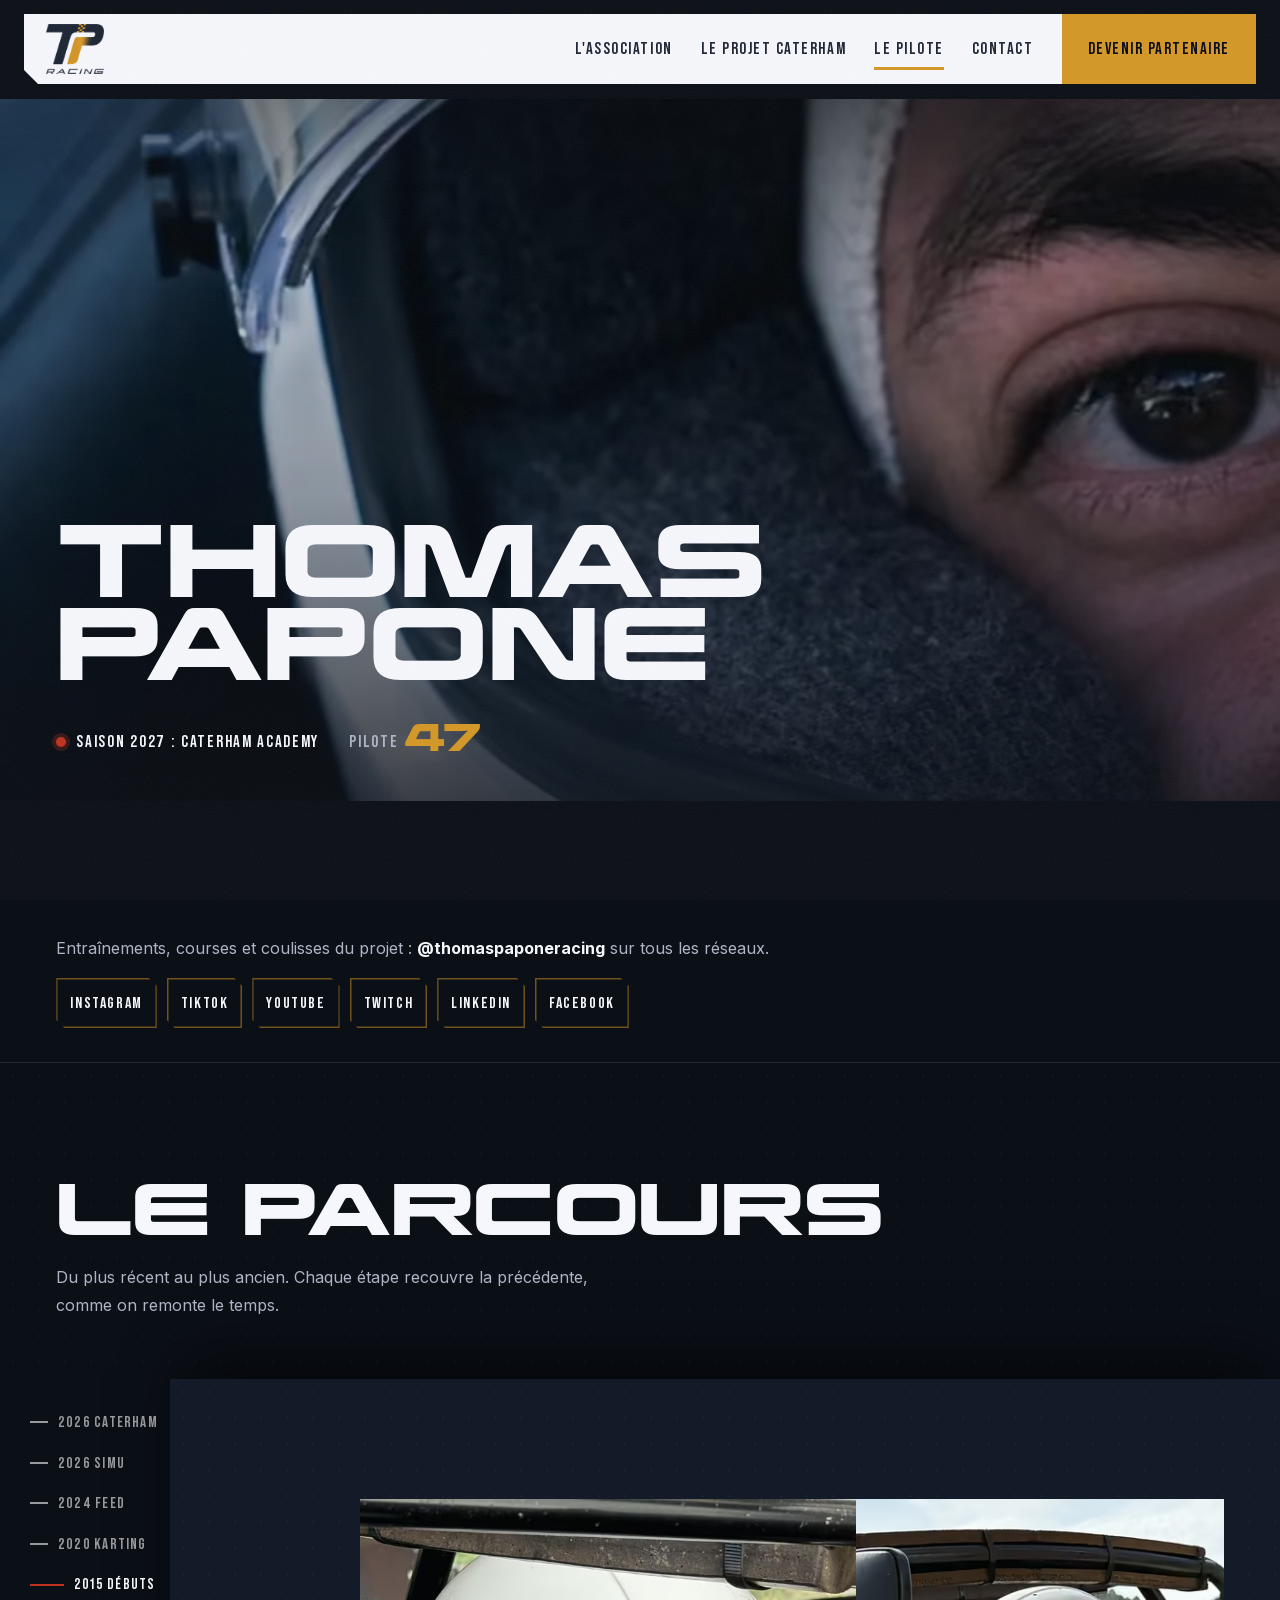
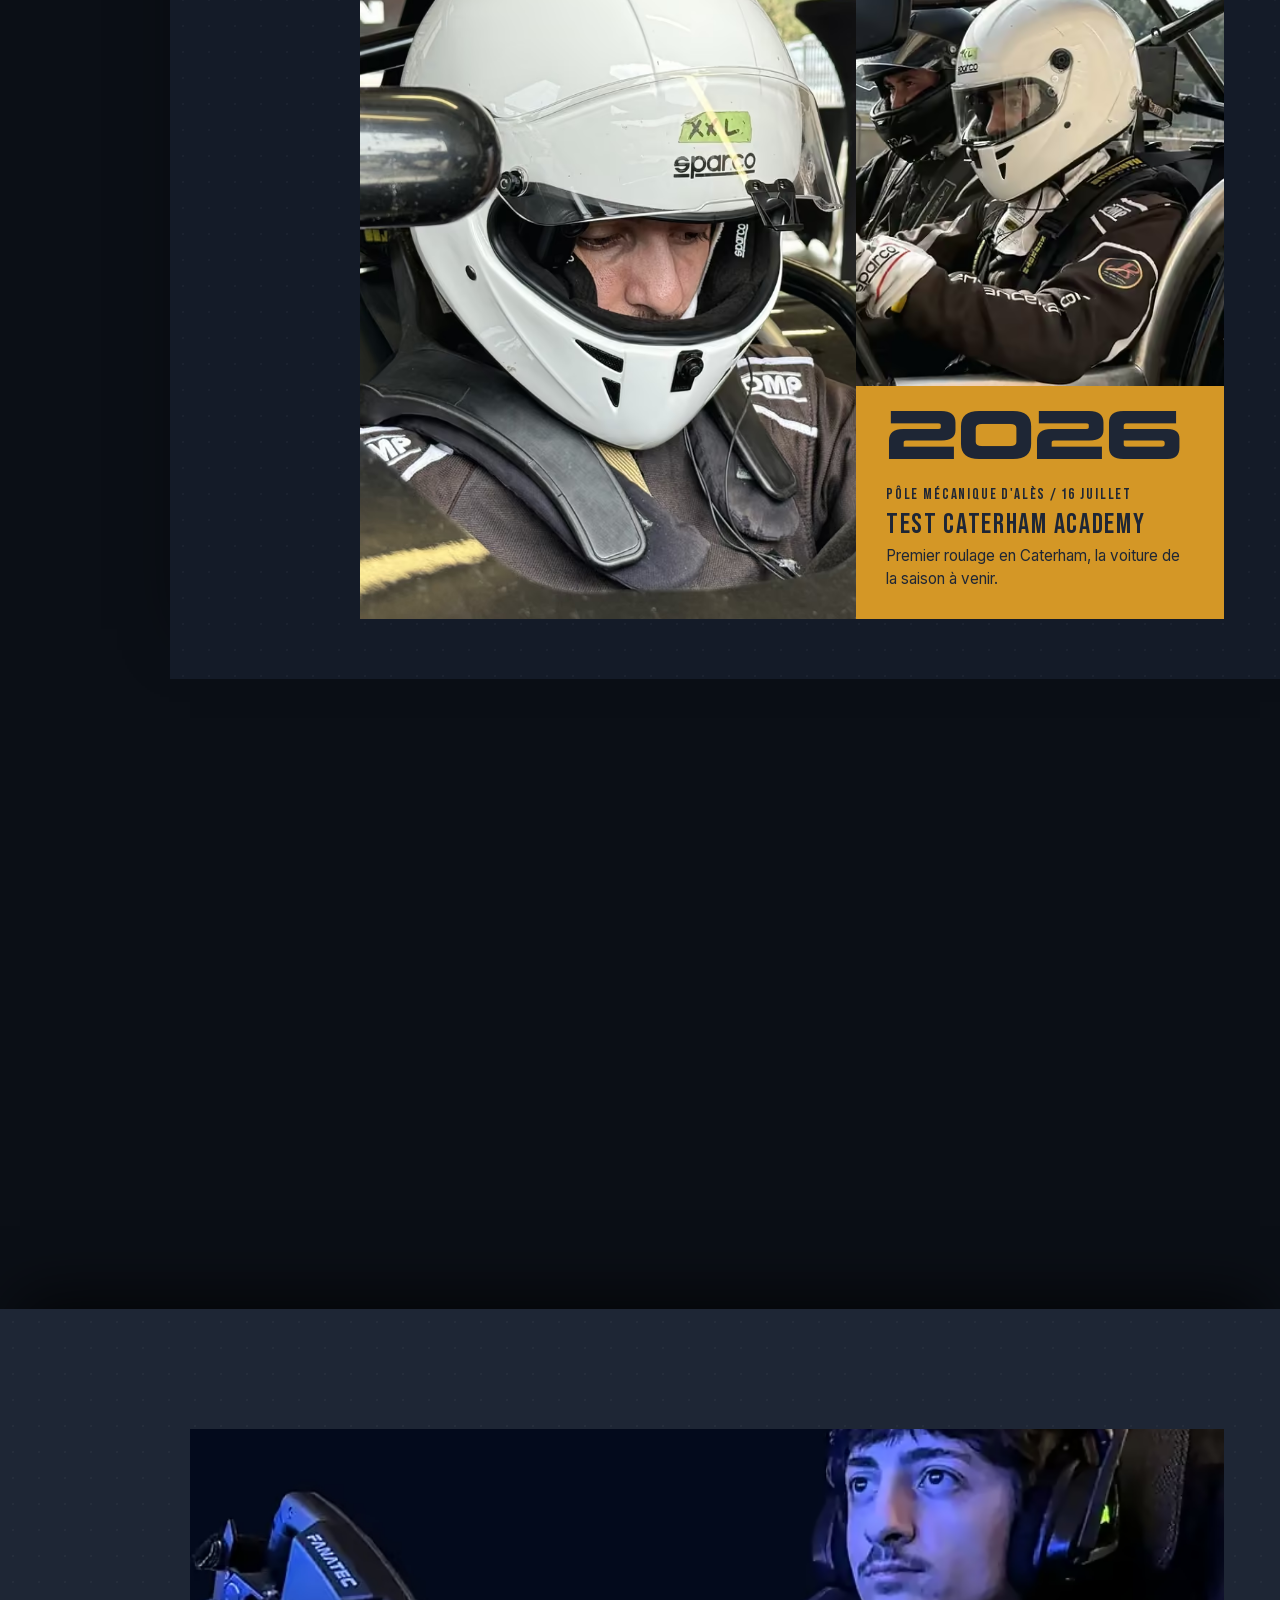
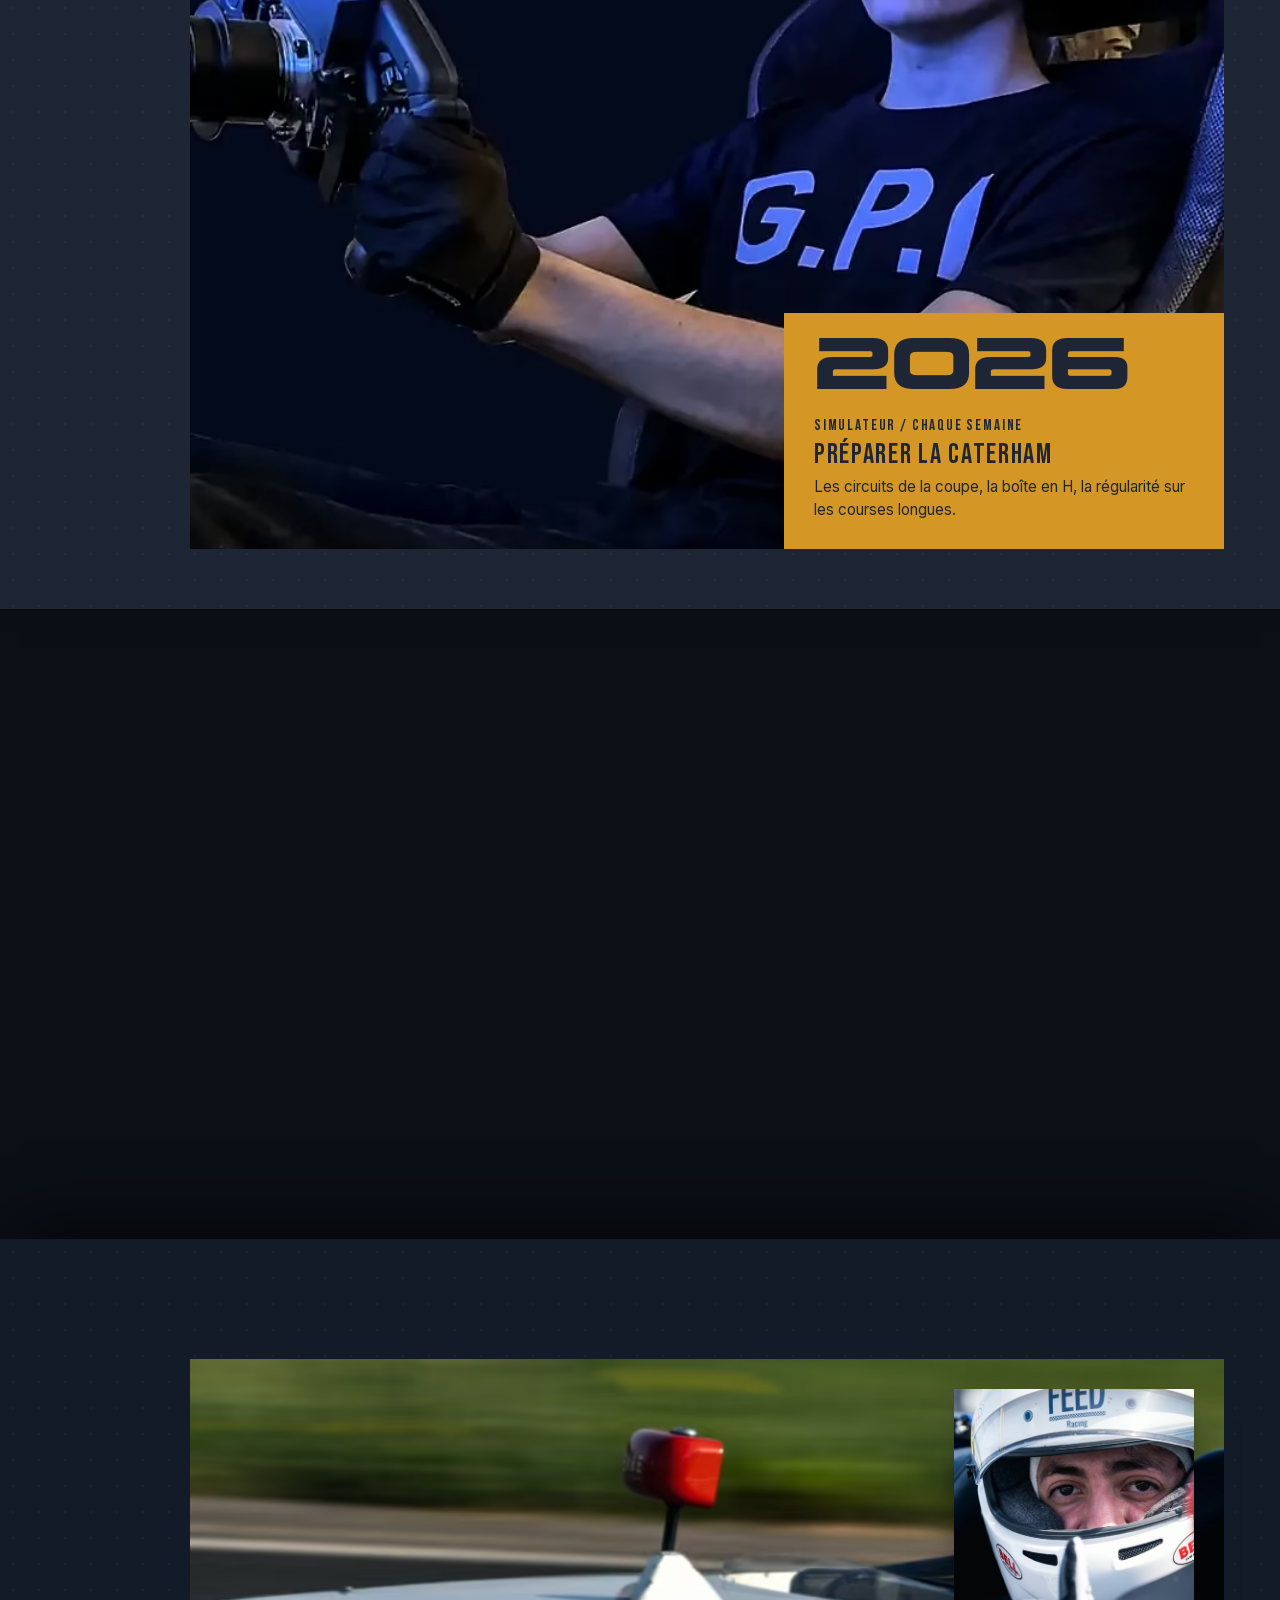
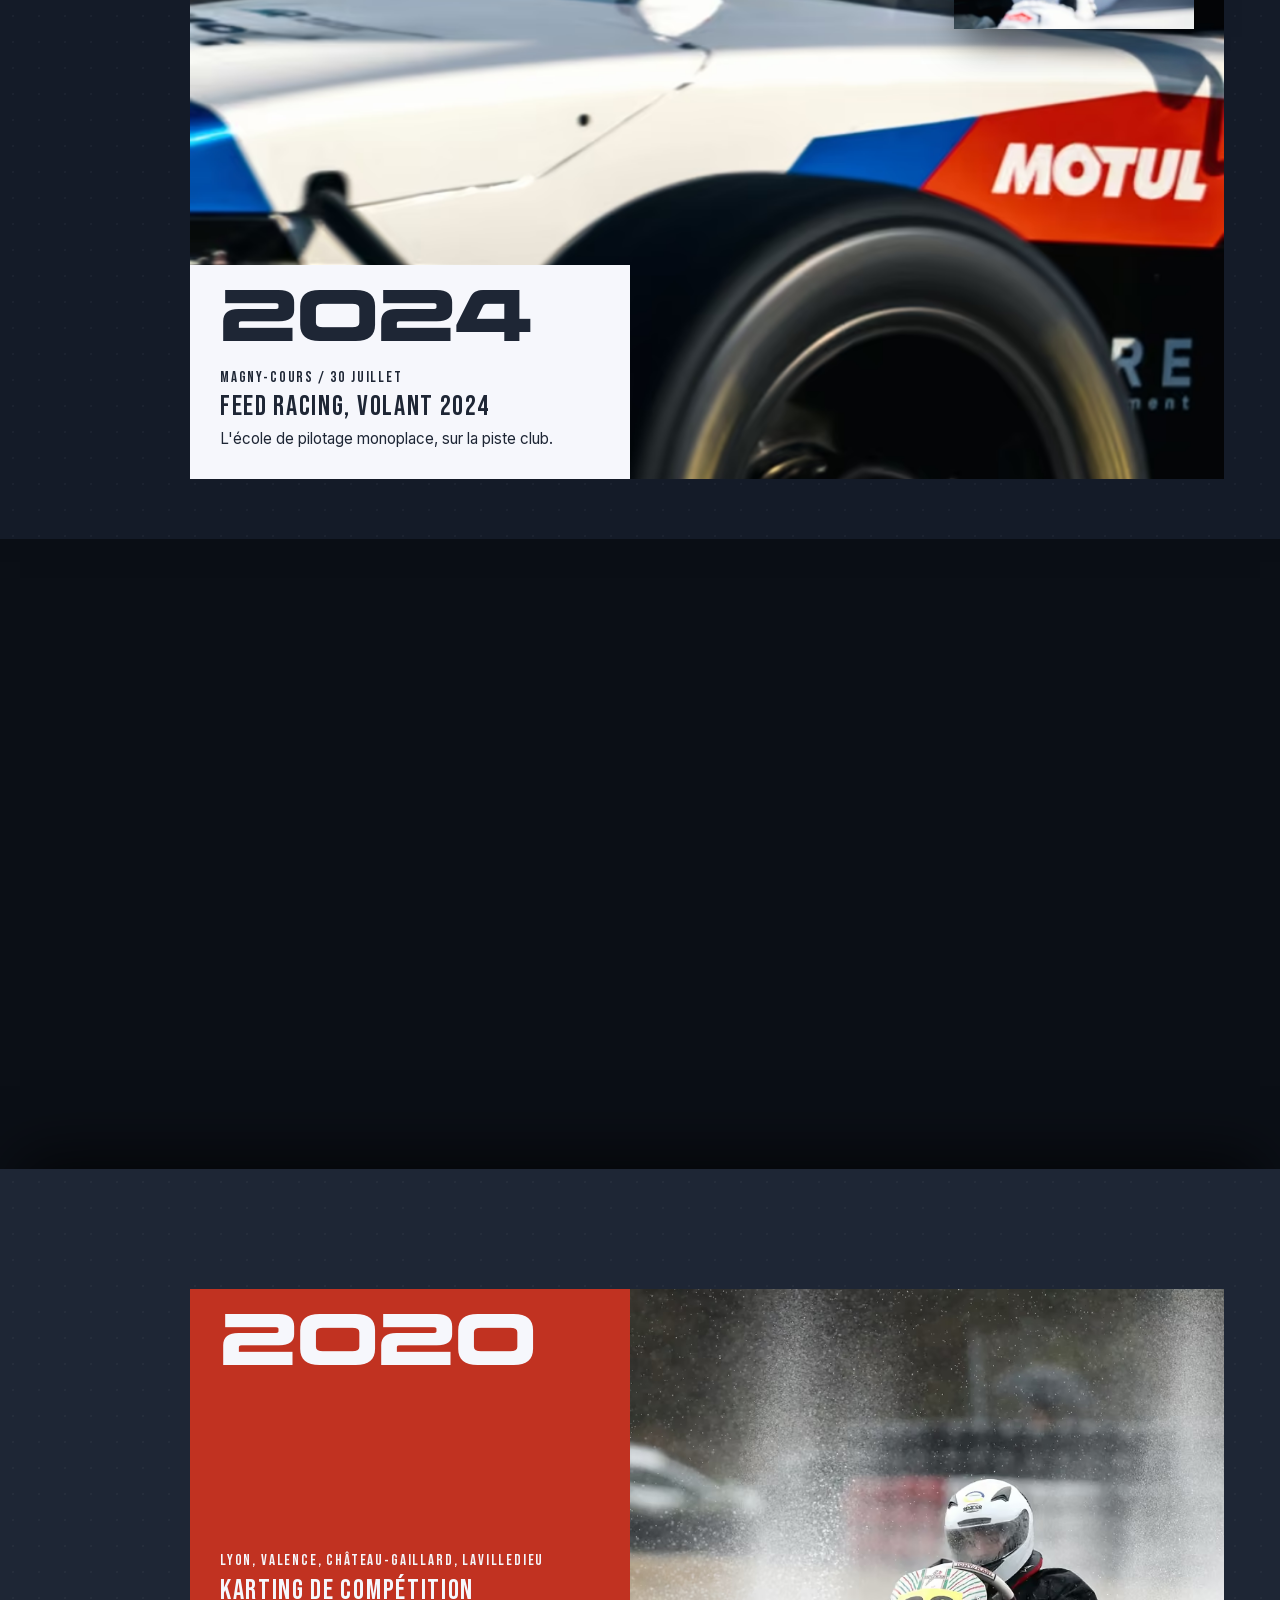
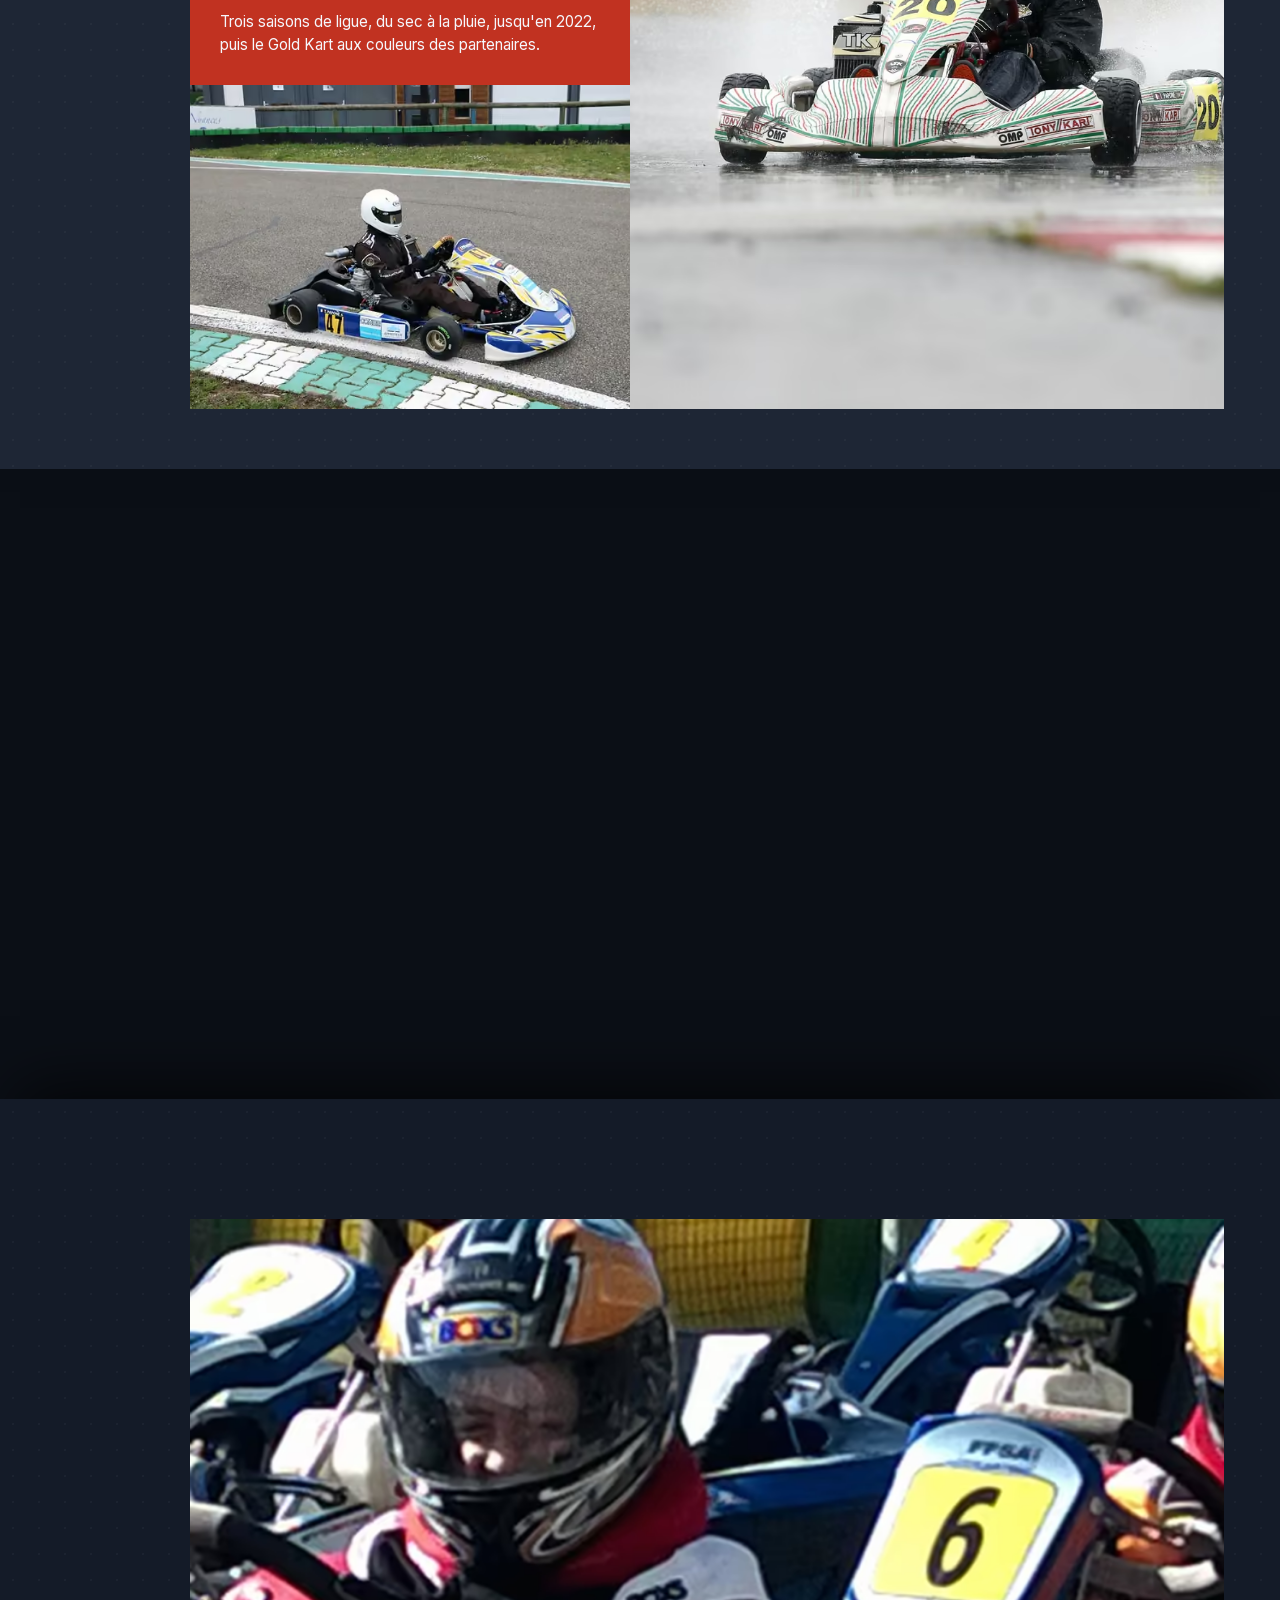
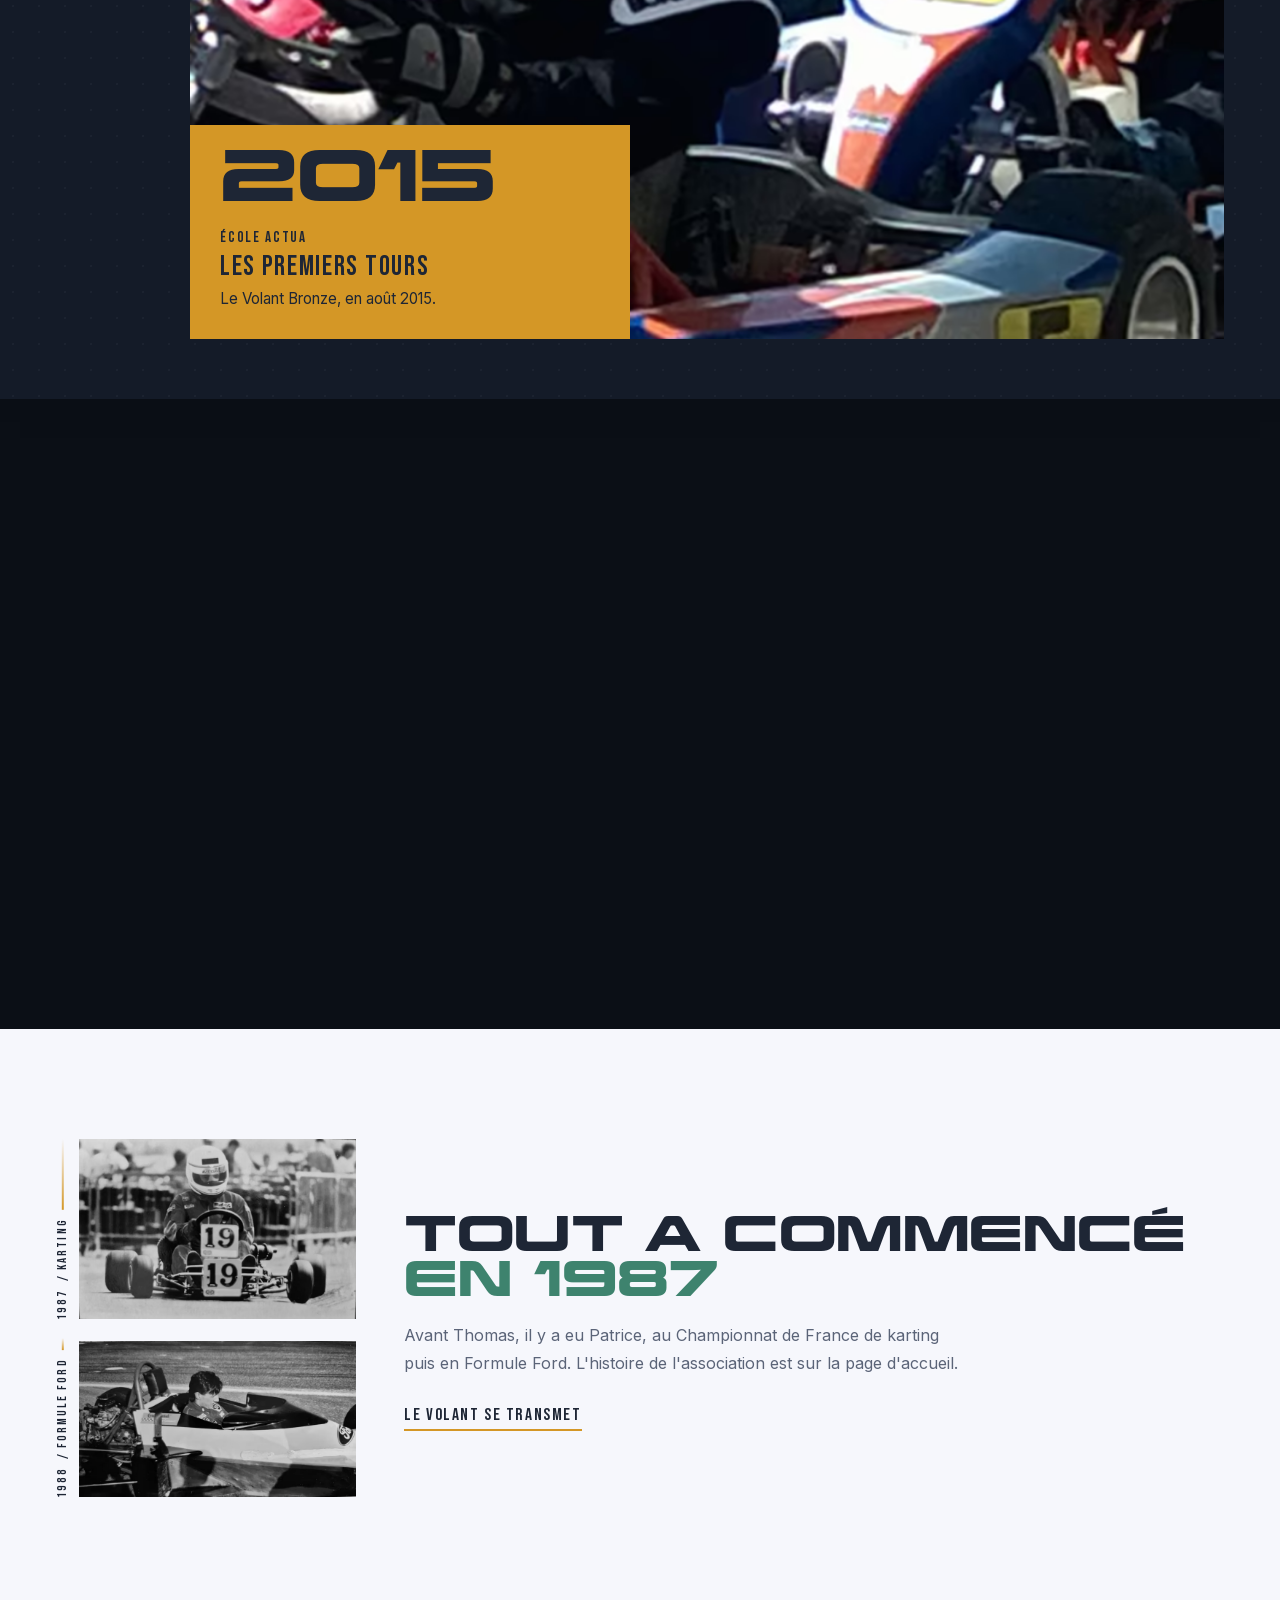
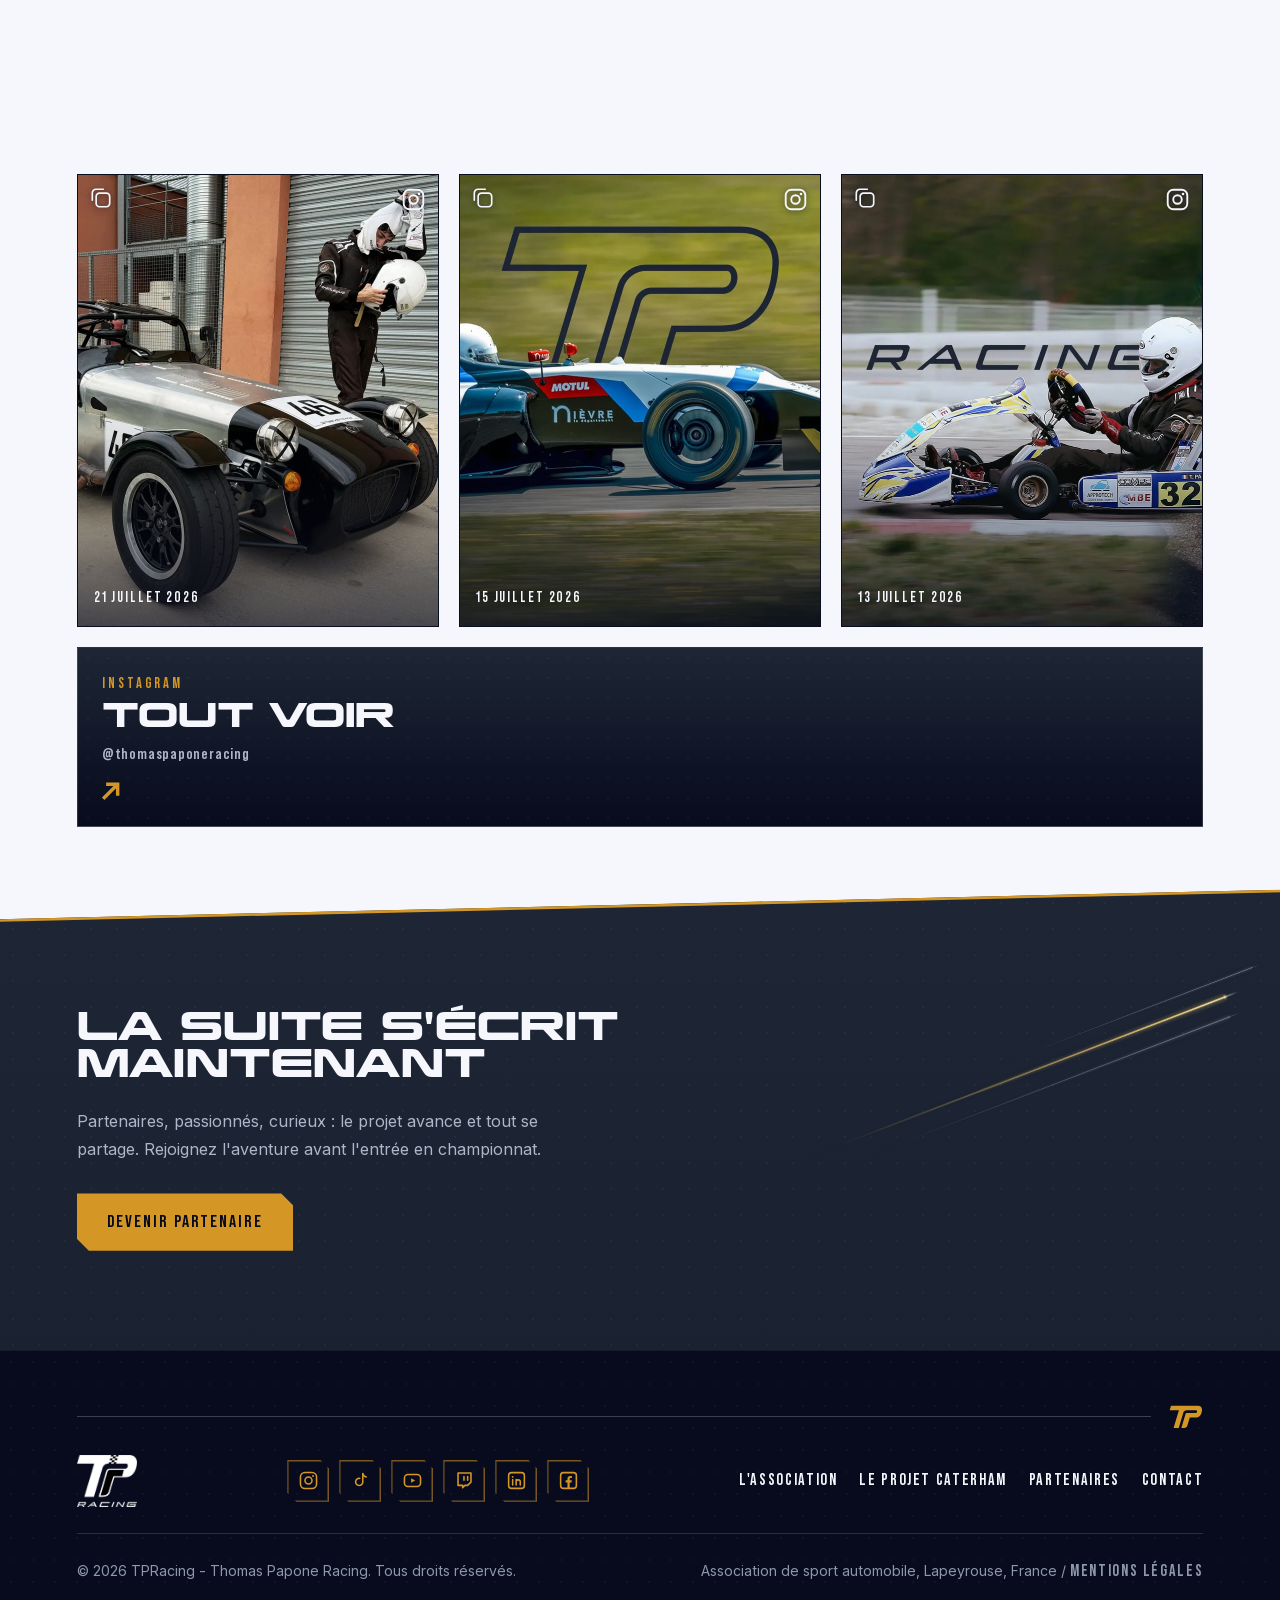
<file: pilote.html>
<!DOCTYPE html>
<html lang="fr">
<head>
  <meta charset="UTF-8">
  <meta name="viewport" content="width=device-width, initial-scale=1.0">

  <!-- ✏️ SEO -->
  <title>Thomas Papone - Pilote de sport automobile | TPRacing</title>
  <meta name="description" content="Thomas Papone, pilote TPRacing : son parcours du karting à la monoplace (école FEED Racing France) et sa préparation de la Caterham Academy.">

  <meta name="robots" content="max-image-preview:large">
  <link rel="canonical" href="https://tpracing.github.io/pilote.html">
  <meta property="og:site_name" content="TPRacing">
  <meta property="og:title" content="Thomas Papone - Pilote TPRacing">
  <meta property="og:description" content="Du karting à la monoplace, puis la Caterham Academy : le parcours de Thomas Papone, pilote TPRacing.">
  <meta property="og:type" content="profile">
  <meta property="og:url" content="https://tpracing.github.io/pilote.html">
  <meta property="og:locale" content="fr_FR">
  <meta property="og:image" content="https://tpracing.github.io/assets/img/og-pilote.jpg">
  <meta property="og:image:type" content="image/jpeg">
  <meta property="og:image:width" content="1200">
  <meta property="og:image:height" content="630">
  <meta property="og:image:alt" content="Thomas Papone, pilote TPRacing. Saison 2027 : Caterham Academy.">
  <meta name="twitter:card" content="summary_large_image">
  <meta name="twitter:title" content="Thomas Papone - Pilote TPRacing">
  <meta name="twitter:description" content="Du karting à la monoplace, puis la Caterham Academy : le parcours de Thomas Papone, pilote TPRacing.">
  <meta name="twitter:image" content="https://tpracing.github.io/assets/img/og-pilote.jpg">
  <meta name="twitter:image:alt" content="Thomas Papone, pilote TPRacing. Saison 2027 : Caterham Academy.">

  <link rel="icon" href="assets/favicon.ico?v=2" sizes="any">
  <link rel="icon" type="image/png" sizes="32x32" href="assets/favicon-32.png?v=2">
  <link rel="icon" type="image/png" sizes="16x16" href="assets/favicon-16.png?v=2">
  <link rel="apple-touch-icon" sizes="180x180" href="assets/apple-touch-icon.png?v=2">
  <link rel="manifest" href="assets/site.webmanifest">
  <meta name="theme-color" content="#1E2635">
  <link rel="preload" href="assets/fonts/korataki-bold.woff2" as="font" type="font/woff2" crossorigin>
  <link rel="preload" href="assets/fonts/bebas-neue-pro-bold.woff2" as="font" type="font/woff2" crossorigin>
  <link rel="preload" href="assets/fonts/inter-var.woff2" as="font" type="font/woff2" crossorigin>
  <link rel="stylesheet" href="assets/styles.css">

  <!-- Navigation instantanée : pré-rendu des pages internes au survol d'un lien
       (Speculation Rules ; les navigateurs qui ne connaissent pas ignorent le bloc) -->
  <script type="speculationrules">
    {
      "prerender": [{
        "where": { "href_matches": "/*" },
        "eagerness": "moderate"
      }]
    }
  </script>

  <!-- Sens de navigation : remonter l'arborescence inverse le volet (types de View Transition) -->
  <script>
    // Atteste que les scripts tournent : les regles html:not(.js) de styles.css
    // affichent tout d'emblee quand cette classe n'arrive jamais.
    document.documentElement.classList.add('js');
    (function () {
      var ordre = { 'index.html': 0, 'pilote.html': 1, 'contact.html': 2, 'mentions-legales.html': 3 };
      function rang(url) {
        try { var f = new URL(url).pathname.split('/').pop() || 'index.html'; return (f in ordre) ? ordre[f] : 9; }
        catch (e) { return 9; }
      }
      function typer(e, depuis, vers) {
        if (!e.viewTransition || !depuis || !vers) return;
        try { if (rang(vers) < rang(depuis)) e.viewTransition.types.add('retour'); } catch (err) {}
      }
      addEventListener('pageswap', function (e) {
        typer(e, location.href, e.activation && e.activation.entry && e.activation.entry.url);
      });
      addEventListener('pagereveal', function (e) {
        var a = self.navigation && navigation.activation;
        typer(e, a && a.from && a.from.url, location.href);
      });
    })();
  </script>

  <script type="application/ld+json">
  {
    "@context": "https://schema.org",
    "@graph": [
      {
        "@type": "ProfilePage",
        "@id": "https://tpracing.github.io/pilote.html#page",
        "name": "Thomas Papone - Pilote de sport automobile | TPRacing",
        "url": "https://tpracing.github.io/pilote.html",
        "inLanguage": "fr-FR",
        "dateModified": "2026-11-23",
        "isPartOf": { "@id": "https://tpracing.github.io/#site" },
        "about": { "@id": "https://tpracing.github.io/pilote.html#thomas-papone" },
        "mainEntity": { "@id": "https://tpracing.github.io/pilote.html#thomas-papone" },
        "primaryImageOfPage": { "@type": "ImageObject", "url": "https://tpracing.github.io/assets/img/og-pilote.jpg", "width": 1200, "height": 630 }
      },
      {
        "@type": "Person",
        "@id": "https://tpracing.github.io/pilote.html#thomas-papone",
        "name": "Thomas Papone",
        "jobTitle": "Pilote, co-fondateur",
        "description": "Pilote de l'association TPRacing : karting de compétition, monoplace à l'école FEED Racing France, préparation de la Caterham Academy.",
        "url": "https://tpracing.github.io/pilote.html",
        "image": "https://tpracing.github.io/assets/img/og-pilote.jpg",
        "mainEntityOfPage": { "@id": "https://tpracing.github.io/pilote.html#page" },
        "nationality": { "@type": "Country", "name": "France" },
        "affiliation": {
          "@id": "https://tpracing.github.io/#association",
          "@type": "SportsOrganization",
          "name": "TPRacing - Thomas Papone Racing",
          "url": "https://tpracing.github.io/"
        },
        "sameAs": [
          "https://www.instagram.com/thomaspaponeracing",
          "https://www.tiktok.com/@thomaspaponeracing",
          "https://www.youtube.com/@thomaspaponeracing",
          "https://www.twitch.tv/thomaspaponeracing",
          "https://www.linkedin.com/in/thomas-papone-b98327292",
          "https://www.facebook.com/thomas.pne.9/"
        ]
      }
    ]
  }
  </script>

  <!-- Fil d'ariane : situe la page dans le site pour les moteurs de recherche -->
  <script type="application/ld+json">
  {
    "@context": "https://schema.org",
    "@type": "BreadcrumbList",
    "itemListElement": [
      { "@type": "ListItem", "position": 1, "name": "L'association", "item": "https://tpracing.github.io/" },
      { "@type": "ListItem", "position": 2, "name": "Le pilote", "item": "https://tpracing.github.io/pilote.html" }
    ]
  }
  </script>

  <style>
    /* ================= PAGE PILOTE, REFONTE v3 (23/09/2026) =================
       Validée par Thomas sur prototype : hero plein cadre (le regard dans le casque,
       FEED Racing, Magny-Cours, 30/07/2024), réseaux du pilote, puis LE PARCOURS en frise inversée, du plus
       récent au plus ancien, chaque étape recouvrant la précédente. Essai de palette :
       la nuit dominante, le ROUGE de la charte (la persévérance) en touches. */
    :root { --nuit-p: #0B0F16; --vert: #3E836E; --gris-c: #AEB6C6; --gris-f: #5B6478; }
    body { background: var(--nuit-p); }

    /* ---------- Hero ---------- */
    /* La bande basse est en vh et la marge du texte était en px : selon la hauteur d'écran, la ligne « Saison 2027 / Pilote 47 »
       tombait sur la couture photo/bande (le 47 tranché en deux sur téléphone et à 1440x900). Le texte se cale désormais SUR la bande,
       avec le pas de sa propre ligne (30 px) au-dessus de la couture, à toutes les hauteurs. */
    .hero-pilote { --bande: 11vh; position: relative; min-height: max(720px, 100svh); display: grid; align-items: end; padding: 0 max(20px, 4.4vw) calc(var(--bande) + 30px); background: var(--nuit-p); color: var(--blanc); overflow: hidden; }
    .hero-pilote .film { position: absolute; inset: 0; }
    .hero-pilote .film img { width: 100%; height: 100%; object-fit: cover; object-position: 50% 42%; }
    .hero-pilote .film::after { content: ""; position: absolute; inset: 0; background: linear-gradient(0deg, rgba(11, 15, 22, .95) 0%, rgba(11, 15, 22, .35) 45%, rgba(11, 15, 22, .2) 70%, rgba(11, 15, 22, .7) 100%); }
    .hero-pilote .bande { position: absolute; left: 0; right: 0; height: var(--bande); background: var(--nuit-p); z-index: 2; }
    .hero-pilote .bande.h { top: 0; transform-origin: top; } .hero-pilote .bande.b { bottom: 0; transform-origin: bottom; }
    /* Ouverture en transform et non plus en height (06/11) : le même aplat de la moitié de l'écran à 11vh, sans recalcul de mise en page
       à chaque image. L'arête haute de la bande basse montait en layout : CLS 0,105 sur téléphone à elle seule.
       51 et non 50 : un transform n'est pas calé sur le pixel, à 50 pile un fil de la photo passait entre les deux bandes fermées. */
    .js .hero-pilote .bande { transform: scaleY(calc(51 / 11)); }
    .pret .hero-pilote .bande { transform: none; transition: transform 1.2s cubic-bezier(.7, 0, .2, 1) .2s; }
    .hero-pilote .contenu-h { position: relative; z-index: 3; }
    .hero-pilote h1 { margin: 0; color: var(--blanc); font-size: clamp(2.5rem, 7vw, 6.75rem); line-height: .92; }
    .hero-pilote .sous { margin-top: 18px; display: flex; flex-wrap: wrap; gap: 12px 30px; align-items: center; }
    .direct { position: relative; display: inline-flex; align-items: center; gap: 10px; font-family: var(--f-label); font-weight: 700; font-size: 1.06rem; letter-spacing: .1em; text-transform: uppercase; }
    .direct::before { content: ""; width: 10px; height: 10px; border-radius: 50%; background: var(--rouge); }
    /* Le halo qui pulse est un calque à part animé en transform + opacity (composité) : l'ancien box-shadow
       animé repeignait la page 61 fois par seconde tant que le hero restait à l'écran (audit JS du 16/11).
       Même dessin : anneau de 4 px à 25 % au repos (échelle 1,8), 9 px et transparent à mi-course (2,8). */
    .direct::after { content: ""; position: absolute; left: 0; top: 50%; width: 10px; height: 10px; margin-top: -5px; border-radius: 50%; background: rgba(193, 50, 33, .25); transform: scale(1.8); animation: pulse 2s infinite; pointer-events: none; }
    @keyframes pulse { 50% { transform: scale(2.8); opacity: 0; } }
    .num { font-family: var(--f-label); font-weight: 700; font-size: 1.06rem; letter-spacing: .1em; text-transform: uppercase; color: var(--gris-c); }
    .num b { font-family: var(--f-titre); font-size: 2.1rem; color: var(--or); vertical-align: -4px; margin-left: 6px; }

    /* ---------- Réseaux du pilote ---------- */
    .p-reseaux { background: var(--nuit-p); color: var(--blanc); padding: 34px max(20px, 4.4vw); display: flex; flex-wrap: wrap; gap: 16px 30px; align-items: center; justify-content: space-between; border-bottom: 1px solid rgba(246, 247, 252, .1); }
    .p-reseaux p { margin: 0; color: var(--gris-c); }
    .p-reseaux p strong { color: var(--blanc); }
    .p-reseaux .liens { display: flex; flex-wrap: wrap; gap: 10px; }
    .p-reseaux .liens a { font-family: var(--f-label); font-weight: 700; font-size: 1rem; letter-spacing: .1em; text-transform: uppercase; text-decoration: none; color: var(--blanc); padding: 11px 14px; box-shadow: inset 0 0 0 1.5px rgba(212, 151, 38, .5); clip-path: polygon(0 0, calc(100% - 8px) 0, 100% 8px, 100% 100%, 8px 100%, 0 calc(100% - 8px)); transition: background .2s, color .2s; }
    .p-reseaux .liens a:hover { background: var(--or); color: var(--marine-deep); }

    /* ---------- Le parcours : frise inversée, chaque chapitre recouvre le précédent ---------- */
    .parcours-tete { background: radial-gradient(rgba(246, 247, 252, .035) 1px, transparent 1.5px) 0 0 / 26px 26px, var(--nuit-p); color: var(--blanc); padding: 120px max(20px, 4.4vw) 60px; }
    .parcours-tete h2 { color: var(--blanc); margin: 0; font-size: clamp(2.1rem, 5vw, 4.5rem); line-height: 1; }
    .parcours-tete p { color: var(--gris-c); max-width: 560px; margin-top: 16px; }
    .frise { position: relative; background: var(--nuit-p); color: var(--blanc); padding: 0; }
    .rail { position: sticky; top: 110px; float: left; width: 140px; margin-left: 30px; z-index: 20; display: grid; gap: 14px; padding-top: 30px; }
    .rail a { font-family: var(--f-label); font-weight: 700; font-size: .95rem; letter-spacing: .08em; text-transform: uppercase; text-decoration: none; color: rgba(246, 247, 252, .6); display: flex; align-items: center; gap: 10px; transition: color .3s; }
    .rail a::before { content: ""; width: 18px; height: 2px; background: currentColor; transition: width .3s, background .3s; }
    .rail a.actif { color: var(--blanc); }
    .rail a.actif::before { width: 34px; background: var(--rouge); }
    .chapitre { height: 170vh; padding: 0; view-timeline-name: --ch; }
    .chapitre .carte { position: sticky; top: 0; height: 100svh; padding: 120px max(20px, 4.4vw) 60px 190px; display: grid; grid-template-columns: minmax(0, 1.35fr) minmax(0, 1fr); grid-template-rows: 1fr auto; background: radial-gradient(rgba(246, 247, 252, .035) 1px, transparent 1.5px) 0 0 / 26px 26px, var(--c-fond, #141B28); box-shadow: 0 -30px 60px -20px rgba(0, 0, 0, .7); }
    @supports (animation-timeline: view()) {
      .chapitre .carte { animation: recule linear both; animation-timeline: --ch; animation-range: exit 0% exit 100%; }
    }
    @keyframes recule { to { transform: scale(.9); filter: brightness(.45); } }
    .carte .grande { grid-row: 1 / span 2; position: relative; overflow: hidden; }
    .carte .grande img, .carte .grande video { width: 100%; height: 100%; object-fit: cover; display: block; }
    .carte .petite { position: relative; overflow: hidden; }
    .carte .petite img { width: 100%; height: 100%; object-fit: cover; }
    .carte .aplat { padding: 28px 30px; display: flex; flex-direction: column; justify-content: space-between; gap: 16px; background: var(--c-aplat, var(--or)); color: var(--c-texte, var(--marine)); }
    .carte .aplat { container-type: inline-size; }
    /* l'année se cale aussi sur la largeur de sa plaque : à 1024 et 1280, « 2026 » en débordait */
    .carte .an { font-family: var(--f-titre); font-weight: 700; font-size: clamp(2.5rem, 5vw, 4.75rem); font-size: min(clamp(2.5rem, 5vw, 4.75rem), 19.5cqi); line-height: .9; }
    .carte h3 { margin: 0; font-size: 1.75rem; line-height: 1.02; letter-spacing: .06em; }
    .carte .aplat p { margin-top: 8px; font-size: .95rem; line-height: 1.5; }
    .carte .lieu { display: block; line-height: 1.3; text-wrap: balance; margin-bottom: 5px; font-family: var(--f-label); font-weight: 700; font-size: .95rem; letter-spacing: .12em; text-transform: uppercase; }   /* sans opacité : à .8 le marine sur l'or tombait à 4,2:1 (audit a11y 11/10) */
    @media (max-width: 380px) { .carte .lieu { letter-spacing: .05em; } }   /* « Château-Gaillard » tient d'un bloc dans sa demi-colonne */
    .carte.miroir { grid-template-columns: minmax(0, 1fr) minmax(0, 1.35fr); }
    .carte.miroir .grande { grid-column: 2; grid-row: 1 / span 2; }
    .carte.miroir .aplat { grid-column: 1; grid-row: 1; }
    .carte.miroir .petite { grid-column: 1; grid-row: 2; min-height: 36vh; }
    .carte.plein { display: block; }
    .carte.plein .grande { position: absolute; inset: 120px max(20px, 4.4vw) 60px 190px; }
    .carte.plein .aplat { position: absolute; z-index: 2; width: min(440px, 40%); bottom: 60px; left: 190px; }
    .carte.plein.droite .aplat { left: auto; right: max(20px, 4.4vw); }
    .carte.plein .petite { position: absolute; z-index: 2; width: 240px; aspect-ratio: 1; top: 150px; right: calc(max(20px, 4.4vw) + 30px); box-shadow: 0 20px 40px -12px rgba(0, 0, 0, .7); }

    /* ---------- Origine ---------- */
    .origine { background: var(--blanc); color: var(--marine); padding: 110px max(20px, 4.4vw); display: grid; grid-template-columns: minmax(0, 300px) minmax(0, 1fr); gap: 48px; align-items: center; position: relative; z-index: 30; }
    .origine .photos { display: grid; gap: 12px; }
    .origine img { width: 100%; filter: grayscale(1) contrast(1.05); }
    /* Légende en lisière, comme l'impression du bord d'un négatif : verticale, lue de bas en haut, un filet or qui s'éteint vers le haut */
    .origine figure { margin: 0; display: grid; grid-template-columns: auto minmax(0, 1fr); gap: 10px; align-items: stretch; }
    .origine figure img { grid-column: 2; grid-row: 1; }
    .origine figcaption { grid-column: 1; grid-row: 1; writing-mode: vertical-rl; transform: rotate(180deg); display: flex; align-items: center; gap: 8px; font-family: var(--f-label); font-weight: 700; font-size: .8rem; line-height: 1; letter-spacing: .16em; text-transform: uppercase; color: var(--marine); white-space: nowrap; contain: inline-size; }
    @media (max-width: 359px) { .origine figcaption { letter-spacing: .1em; } }
    .origine figcaption b { font-weight: 700; color: var(--marine); }
    .origine figcaption::after { content: ''; flex: 1; width: 2px; min-height: 12px; background: linear-gradient(to bottom, var(--or), rgb(212 151 38 / 0)); }
    .origine h2 { margin: 0; font-size: clamp(1.6rem, 3.4vw, 3rem); line-height: 1.02; }
    .origine h2 .v { color: var(--vert); }
    .origine p { color: var(--gris-f); max-width: 560px; margin: 16px 0 22px; }
    .origine .lien-or { color: var(--marine); font-family: var(--f-label); font-weight: 700; font-size: 1.1rem; letter-spacing: .09em; text-transform: uppercase; text-decoration: none; border-bottom: 2px solid var(--or); padding-bottom: 5px; }
    #instagram { position: relative; z-index: 30; background: var(--blanc); }
    .cta-final-s { position: relative; z-index: 30; }
    /* texte à gauche, trois traits de lumière à droite (06/10, traits depuis le 08/10) : le bloc centré seul sur son aplat
       était la dernière composition symétrique du site */
    .cta-final { max-width: 1180px; margin: 0 auto; position: relative; z-index: 1; }
    .cta-final h2 { color: var(--blanc); max-width: 640px; }
    .cta-final p { color: #aeb6c8; margin: 14px 0 30px; max-width: 520px; }

    @media (max-width: 900px) {
      .cta-final-s { padding-bottom: 250px; }
      .hero-pilote { padding: 0 20px calc(var(--bande) + 30px); }
      .parcours-tete { padding: 100px 20px 40px; }
      /* sous 360 px, « Thomas » et « Le parcours » sortaient de l'écran */
      /* 10,6vw et non 11,4 : à 320 px « THOMAS » débordait déjà sa colonne de 9 px, et de 13 px hors
         écran avec l'espacement de texte agrandi (WCAG 1.4.12, audit a11y 11/10) */
      .hero-pilote h1 { font-size: min(2.5rem, 10.6vw); }
      .parcours-tete h2 { font-size: min(2.1rem, 8.6vw); }
      .rail { display: none; }
      .chapitre .carte { padding: 80px 12px 24px; grid-template-columns: 1fr 1fr; grid-template-rows: 1.3fr 1fr; }
      .carte .grande { grid-column: 1 / -1; grid-row: 1; }
      .carte .petite { grid-row: 2; }
      .carte .aplat { grid-row: 2; padding: 16px; }
      .carte h3 { font-size: 1.25rem; }
      .carte .aplat p { font-size: .8rem; }
      .carte.miroir { grid-template-columns: 1fr 1fr; }
      .carte.miroir .grande { grid-column: 1 / -1; grid-row: 1; }
      .carte.miroir .aplat { grid-column: 2; grid-row: 2; }
      .carte.miroir .petite { grid-column: 1; grid-row: 2; min-height: 0; }
      .carte.plein .grande { inset: 80px 12px 24px 12px; }
      .carte.plein .aplat, .carte.plein.droite .aplat { left: 12px; right: 12px; bottom: 24px; width: auto; }
      .carte.plein .petite { width: 120px; top: 92px; right: 22px; }
      .origine { grid-template-columns: 1fr; padding: 90px 20px; }
      .p-reseaux { padding: 30px 20px; }
    }
    @media (prefers-reduced-motion: reduce) {
      .js .hero-pilote .bande { transform: none; }
      .direct::after { animation: none; }
      .chapitre .carte { animation: none !important; }
    }
    @media print {
      .hero-pilote .bande, .rail { display: none !important; }
      .hero-pilote { padding-bottom: 60px; }
      .chapitre { height: auto !important; }
      .chapitre .carte { position: static !important; height: auto !important; min-height: 0 !important; break-inside: avoid; }
      .carte.plein .grande, .carte.plein .aplat, .carte.plein .petite { position: static !important; width: auto !important; }
    }

    /* ---------- Derniers posts Instagram ---------- */
    .insta-grid { display: grid; grid-template-columns: repeat(3, 1fr); gap: 20px; margin-top: 38px; }
    .insta-tile {
      position: relative;
      display: block;
      aspect-ratio: 4 / 5;
      overflow: hidden;
      text-decoration: none;
      background: var(--marine-deep);
      border: 1px solid rgba(30, 38, 53, .12);
    }
    .insta-tile img, .insta-tile video {
      width: 100%; height: 100%;
      object-fit: cover;
      display: block;
      transition: transform .55s ease;
    }
    .insta-tile:hover img, .insta-tile:hover video,
    .insta-tile:focus-visible img, .insta-tile:focus-visible video { transform: scale(1.05); }
    .insta-tile .ov {
      position: absolute; inset: 0;
      z-index: 2;
      display: flex; align-items: flex-end;
      padding: 16px;
      background: linear-gradient(to top, rgba(7, 11, 29, .72), rgba(7, 11, 29, .04) 44%, transparent 68%);
    }
    .insta-tile .date {
      font-family: var(--f-label);
      letter-spacing: .13em;
      text-transform: uppercase;
      font-size: .9rem;
      color: var(--blanc);
    }
    .insta-tile .ig-glyph {
      position: absolute; top: 12px; right: 12px; z-index: 3;
      width: 25px; height: 25px;
      color: var(--blanc);
      filter: drop-shadow(0 1px 3px rgba(7, 11, 29, .7));
    }
    .insta-tile::after {
      content: "";
      position: absolute; left: 0; bottom: 0;
      height: 3px; width: 0;
      background: var(--or);
      z-index: 3;
      transition: width .4s ease;
    }
    .insta-tile:hover::after, .insta-tile:focus-visible::after { width: 100%; }
    /* Réel : pastille lecture centrale (contenu vidéo qui joue au défilement) */
    .insta-tile.reel .play {
      position: absolute; top: 50%; left: 50%; z-index: 3;
      transform: translate(-50%, -50%);
      width: 54px; height: 54px;
      display: flex; align-items: center; justify-content: center;
      background: rgba(7, 11, 29, .42);
      border: 1.5px solid rgba(246, 247, 252, .85);
      border-radius: 50%;
      color: var(--blanc);
      pointer-events: none;
      transition: opacity .3s ease;
    }
    .insta-tile.reel.joue .play { opacity: 0; }
    /* Carrousel : les autres photos du post défilent en fondu au survol de la tuile */
    .insta-tile .diapo {
      position: absolute;
      inset: 0;
      z-index: 1;
      width: 100%;
      height: 100%;
      object-fit: cover;
      opacity: 0;
      transition: opacity .45s ease, transform .55s ease;
      pointer-events: none;
    }
    .insta-tile .diapo.visible { opacity: 1; }
    .insta-tile .car-glyph {
      position: absolute;
      top: 12px;
      left: 12px;
      z-index: 3;
      width: 22px;
      height: 22px;
      color: var(--blanc);
      filter: drop-shadow(0 1px 3px rgba(7, 11, 29, .7));
    }

    /* Tuile « voir tout » */
    .insta-plus {
      display: flex; flex-direction: column; justify-content: center; gap: 10px;
      aspect-ratio: 4 / 5;
      padding: 26px;
      text-decoration: none;
      background:
        radial-gradient(rgba(246, 247, 252, .04) 1px, transparent 1.5px),
        linear-gradient(180deg, var(--marine) 0%, var(--marine-deep) 100%);
      background-size: 20px 20px, 100% 100%;
      border: 1px solid rgba(246, 247, 252, .16);
      transition: border-color .25s, transform .2s;
    }
    /* Si la tuile « Tout voir » ouvre une rangée (4e, 7e… position), elle s'étire
       en bandeau pleine largeur au lieu de rester seule en 4:5 à côté de cases vides. */
    .insta-grid .insta-plus:nth-child(3n + 1) { aspect-ratio: auto; grid-column: 1 / -1; padding: 22px 24px; gap: 7px; }
    .insta-plus:hover, .insta-plus:focus-visible { border-color: var(--or); transform: translateY(-4px); }
    .insta-plus .pk { font-family: var(--f-label); letter-spacing: .2em; text-transform: uppercase; font-size: .92rem; color: var(--or); }
    .insta-plus .ph { font-family: var(--f-titre); font-weight: 700; text-transform: uppercase; color: var(--blanc); font-size: clamp(1.4rem, 2.4vw, 1.9rem); line-height: 1; }
    .insta-plus .handle { font-family: var(--f-label); letter-spacing: .05em; font-size: clamp(.8rem, 2vw, .98rem); color: #aeb6c8; white-space: nowrap; }
    .insta-plus .pf { color: var(--or); font-size: 1.6rem; line-height: 1; margin-top: 4px; }
    .insta-plus .pf .fl { margin-left: 0; }
    @media (max-width: 720px) {
      .insta-grid { grid-template-columns: 1fr 1fr; }
      .insta-plus { aspect-ratio: auto; grid-column: 1 / -1; padding: 22px 24px; gap: 7px; }
    }
  </style>
</head>
<body>

  <!-- Symbole emblème TP (réutilisé en motif de fond) -->
  <svg width="0" height="0" style="position:absolute" aria-hidden="true"><defs><g id="tp-embleme"><path transform="matrix(1,0,0,-1,105.048,39.8827)" d="M0 0H-14.843-18.39-21.927-25.487-30.224-70.716L-74.338-12.077H-49.812L-63.958-59.256H-50.253L-37.921-18.123C-36.845-14.535-33.542-12.077-29.796-12.077H-29.102-25.551-22.003-18.452-4.093C-.63-12.134-.985-19.39-5.576-19.337L-5.579-19.345H-6.003-27.964C-30.013-19.345-31.82-20.689-32.408-22.652L-43.383-59.252C-43.018-59.26-42.659-59.265-42.305-59.267-39.871-59.278-37.698-59.14-35.994-58.998-28.609-58.383-27.605-53.078-27.578-53.025L-20.986-31.423C-20.986-31.423-13.091-31.433-10.015-31.425-9.883-31.425-9.757-31.425-9.644-31.424-9.449-31.424-9.282-31.423-9.151-31.422L-9.148-31.414C-5.016-31.476-3.249-31.223-2.109-31.072 2.242-30.498 10.766-25.789 11.352-10.582 11.389-9.611 11.546 .017 0 0"/></g></defs></svg>

  <a class="saut-contenu" href="#contenu">Aller au contenu</a>

  <!-- ===== NAVIGATION ===== -->
  <div class="ligne-course" aria-hidden="true"></div>
  <nav id="navbar" aria-label="Navigation principale">
    <a class="logo" href="./" aria-label="TPRacing, retour à l'accueil">
      <img class="logo-clair" src="assets/logo-couleur-degrade-nav.png" alt="" width="150" height="129">
    </a>
    <ul>
      <li class="masque-mobile"><a href="./#histoire">L'association</a></li>
      <li class="masque-mobile"><a href="./#academy">Le projet Caterham</a></li>
      <li><a class="active" aria-current="page" href="pilote.html">Le pilote</a></li>
      <li><a href="contact.html">Contact</a></li>
      <li><a class="nav-cta" href="./#partenaires">Devenir partenaire</a></li>
    </ul>
  </nav>

  <main id="contenu">

  <!-- ===== HERO PILOTE : LE REGARD (FEED Racing, Magny-Cours, 30/07/2024) ===== -->
  <header class="hero-pilote">
    <div class="film">
      <picture><source type="image/avif" srcset="assets/img/pilote-regard-p.avif" media="(max-width: 480px)"><source type="image/avif" srcset="assets/img/pilote-regard-p.avif 737w, assets/img/pilote-regard-pl.avif 1302w" sizes="100vw" media="(max-width: 700px)"><source type="image/avif" srcset="assets/img/pilote-regard.avif 2400w, assets/img/pilote-regard-xl.avif 3200w" sizes="max(100vw, 150vh)"><source srcset="assets/img/pilote-regard-p.webp" media="(max-width: 480px)"><source srcset="assets/img/pilote-regard-p.webp 737w, assets/img/pilote-regard-pl.webp 1302w" sizes="100vw" media="(max-width: 700px)"><img src="assets/img/pilote-regard.webp" srcset="assets/img/pilote-regard.webp 2400w, assets/img/pilote-regard-xl.webp 3200w" sizes="max(100vw, 150vh)" width="2400" height="1600" fetchpriority="high" alt="Thomas Papone casqué dans la monoplace FEED Racing, le regard fixé sur la piste"></picture>
    </div>
    <div class="bande h" aria-hidden="true"></div><div class="bande b" aria-hidden="true"></div>
    <div class="contenu-h">
      <h1>Thomas<br> Papone</h1>
      <div class="sous"><span class="direct">Saison 2027 : Caterham Academy</span> <span class="num">Pilote<b>47</b></span></div>
    </div>
  </header>

  <!-- ===== RÉSEAUX ===== -->
  <!-- ✏️ MODIFIABLE : liens réseaux du pilote -->
  <section class="p-reseaux" aria-label="Les réseaux du pilote">
    <p>Entraînements, courses et coulisses du projet : <strong>@thomaspaponeracing</strong> sur tous les réseaux.</p>
    <div class="liens">
      <a href="https://www.instagram.com/thomaspaponeracing" target="_blank" rel="noopener">Instagram</a>
      <a href="https://www.tiktok.com/@thomaspaponeracing" target="_blank" rel="noopener">TikTok</a>
      <a href="https://www.youtube.com/@thomaspaponeracing" target="_blank" rel="noopener">YouTube</a>
      <a href="https://www.twitch.tv/thomaspaponeracing" target="_blank" rel="noopener">Twitch</a>
      <a href="https://www.linkedin.com/in/thomas-papone-b98327292" target="_blank" rel="noopener">LinkedIn</a>
      <a href="https://www.facebook.com/thomas.pne.9/" target="_blank" rel="noopener">Facebook</a>
    </div>
  </section>

  <!-- ===== LE PARCOURS (frise inversée) =====
       Dates vérifiées dans les fichiers du T7 (EXIF et dossiers) le 23/09/2026. -->
  <section class="parcours-tete" id="parcours" aria-labelledby="t-parcours">
    <h2 id="t-parcours">Le parcours</h2>
    <p>Du plus récent au plus ancien. Chaque étape recouvre la précédente, comme on remonte le temps.</p>
  </section>

  <div class="frise">
    <div class="rail" role="navigation" aria-label="Étapes du parcours">
      <a href="#c-caterham" class="actif">2026 Caterham</a> <a href="#c-simu">2026 Simu</a> <a href="#c-feed">2024 FEED</a> <a href="#c-kart">2020 Karting</a> <a href="#c-debuts">2015 Débuts</a>
    </div>

    <section class="chapitre" id="c-caterham" style="--c-fond:#141B28;--c-aplat:var(--or);--c-texte:var(--marine)" aria-label="2026, test Caterham Academy">
      <div class="carte">
        <div class="grande"><picture><source type="image/avif" srcset="assets/img/frise-caterham-p.avif" media="(max-width: 480px)"><source type="image/avif" srcset="assets/img/frise-caterham-p.avif 860w, assets/img/frise-caterham-pl.avif 1360w" sizes="calc(100vw - 24px)" media="(max-width: 700px)"><source srcset="assets/img/frise-caterham-p.webp" media="(max-width: 480px)"><source srcset="assets/img/frise-caterham-p.webp 860w, assets/img/frise-caterham-pl.webp 1360w" sizes="calc(100vw - 24px)" media="(max-width: 700px)"><source type="image/avif" srcset="assets/img/frise-caterham-m.avif 800w, assets/img/frise-caterham.avif 1600w, assets/img/frise-caterham-xl.avif 2200w" sizes="(max-width: 900px) 96vw, max(44vw, 123vh - 220px)"><img src="assets/img/frise-caterham.webp" srcset="assets/img/frise-caterham-m.webp 800w, assets/img/frise-caterham.webp 1600w, assets/img/frise-caterham-xl.webp 2200w" sizes="(max-width: 900px) 96vw, max(44vw, 123vh - 220px)" alt="Thomas Papone casqué dans le cockpit de la Caterham, test au Pôle Mécanique d'Alès" loading="lazy"></picture></div>
        <div class="petite"><picture><source type="image/avif" srcset="assets/img/frise-caterham-volant-m.avif 600w, assets/img/frise-caterham-volant.avif 900w" sizes="(max-width: 700px) 360px, (max-width: 900px) 440px, 580px"><img src="assets/img/frise-caterham-volant.webp" srcset="assets/img/frise-caterham-volant-m.webp 600w, assets/img/frise-caterham-volant.webp 900w" sizes="(max-width: 700px) 360px, (max-width: 900px) 440px, 580px" alt="Thomas Papone au volant de la Caterham" loading="lazy"></picture></div>
        <div class="aplat"><span class="an">2026</span> <div><span class="lieu">Pôle Mécanique d'Alès&nbsp;/ 16&nbsp;juillet</span> <h3>Test Caterham Academy</h3> <p>Premier roulage en Caterham, la voiture de la saison à venir.</p></div></div>
      </div>
    </section>

    <section class="chapitre" id="c-simu" style="--c-fond:#1E2635;--c-aplat:var(--or);--c-texte:var(--marine)" aria-label="2026, préparation sur simulateur">
      <div class="carte plein droite">
        <div class="grande"><picture><source type="image/avif" srcset="assets/img/pilote-simu-p.avif" media="(max-width: 480px)"><source type="image/avif" srcset="assets/img/pilote-simu-p.avif 860w, assets/img/pilote-simu-pl.avif 1360w" sizes="calc(100vw - 24px)" media="(max-width: 700px)"><source srcset="assets/img/pilote-simu-p.webp" media="(max-width: 480px)"><source srcset="assets/img/pilote-simu-p.webp 860w, assets/img/pilote-simu-pl.webp 1360w" sizes="calc(100vw - 24px)" media="(max-width: 700px)"><source type="image/avif" srcset="assets/img/pilote-simu-m.avif 760w, assets/img/pilote-simu.avif 1400w, assets/img/pilote-simu-l.avif 2000w, assets/img/pilote-simu-xl.avif 2800w" sizes="(max-width: 900px) 96vw, 84vw"><img src="assets/img/pilote-simu.webp" srcset="assets/img/pilote-simu-m.webp 760w, assets/img/pilote-simu.webp 1400w, assets/img/pilote-simu-l.webp 2000w, assets/img/pilote-simu-xl.webp 2800w" sizes="(max-width: 900px) 96vw, 84vw" alt="Thomas Papone sur le simulateur" loading="lazy"></picture></div>
        <div class="aplat"><span class="an">2026</span> <div><span class="lieu">Simulateur / chaque semaine</span> <h3>Préparer la Caterham</h3> <p>Les circuits de la coupe, la boîte en H, la régularité sur les courses longues.</p></div></div>
      </div>
    </section>

    <section class="chapitre" id="c-feed" style="--c-fond:#141B28;--c-aplat:var(--blanc);--c-texte:var(--marine)" aria-label="2024, FEED Racing">
      <div class="carte plein">
        <div class="grande"><picture><source type="image/avif" srcset="assets/img/frise-feed-p.avif" media="(max-width: 480px)"><source type="image/avif" srcset="assets/img/frise-feed-p.avif 860w, assets/img/frise-feed-pl.avif 1360w" sizes="calc(100vw - 24px)" media="(max-width: 700px)"><source srcset="assets/img/frise-feed-p.webp" media="(max-width: 480px)"><source srcset="assets/img/frise-feed-p.webp 860w, assets/img/frise-feed-pl.webp 1360w" sizes="calc(100vw - 24px)" media="(max-width: 700px)"><source type="image/avif" srcset="assets/img/frise-feed-m.avif 800w, assets/img/frise-feed.avif 2000w, assets/img/frise-feed-xl.avif 2800w" sizes="(max-width: 900px) max(96vw, 150vh - 156px), 84vw"><img src="assets/img/frise-feed.webp" srcset="assets/img/frise-feed-m.webp 800w, assets/img/frise-feed.webp 2000w, assets/img/frise-feed-xl.webp 2800w" sizes="(max-width: 900px) max(96vw, 150vh - 156px), 84vw" alt="Thomas Papone en monoplace FEED Racing à Magny-Cours" loading="lazy"></picture></div>
        <div class="petite"><picture><source type="image/avif" srcset="assets/img/frise-feed-casque.avif"><img src="assets/img/frise-feed-casque.webp" alt="Thomas Papone casqué, FEED Racing" loading="lazy"></picture></div>
        <div class="aplat"><span class="an">2024</span> <div><span class="lieu">Magny-Cours / 30 juillet</span> <h3>FEED Racing, Volant 2024</h3> <p>L'école de pilotage monoplace, sur la piste club.</p></div></div>
      </div>
    </section>

    <section class="chapitre" id="c-kart" style="--c-fond:#1E2635;--c-aplat:var(--rouge);--c-texte:var(--blanc)" aria-label="2020, karting de compétition">
      <div class="carte miroir">
        <div class="grande"><picture><source type="image/avif" srcset="assets/img/frise-kart-p.avif" media="(max-width: 480px)"><source type="image/avif" srcset="assets/img/frise-kart-p.avif 860w, assets/img/frise-kart-pl.avif 1360w" sizes="calc(100vw - 24px)" media="(max-width: 700px)"><source srcset="assets/img/frise-kart-p.webp" media="(max-width: 480px)"><source srcset="assets/img/frise-kart-p.webp 860w, assets/img/frise-kart-pl.webp 1360w" sizes="calc(100vw - 24px)" media="(max-width: 700px)"><source type="image/avif" srcset="assets/img/frise-kart-m.avif 800w, assets/img/frise-kart.avif 1600w, assets/img/frise-kart-xl.avif 2200w" sizes="(max-width: 900px) 96vw, max(48vw, 150vh - 270px)"><img src="assets/img/frise-kart.webp" srcset="assets/img/frise-kart-m.webp 800w, assets/img/frise-kart.webp 1600w, assets/img/frise-kart-xl.webp 2200w" sizes="(max-width: 900px) 96vw, max(48vw, 150vh - 270px)" alt="Thomas Papone en karting sous la pluie, Château-Gaillard 2020" loading="lazy"></picture></div>
        <div class="petite"><picture><source type="image/avif" srcset="assets/img/frise-kart-gold-m.avif 600w, assets/img/frise-kart-gold.avif 900w" sizes="(max-width: 700px) 460px, (max-width: 900px) 520px, 600px"><img src="assets/img/frise-kart-gold.webp" srcset="assets/img/frise-kart-gold-m.webp 600w, assets/img/frise-kart-gold.webp 900w" sizes="(max-width: 700px) 460px, (max-width: 900px) 520px, 600px" alt="Thomas Papone en Gold Kart numéro 47, aux couleurs des partenaires" loading="lazy"></picture></div>
        <div class="aplat"><span class="an">2020</span> <div><span class="lieu">Lyon, Valence, <span class="hl">Château-Gaillard,</span> Lavilledieu</span> <h3>Karting de compétition</h3> <p>Trois saisons de ligue, du sec à la pluie, jusqu'en 2022, puis le Gold Kart aux couleurs des partenaires.</p></div></div>
      </div>
    </section>

    <section class="chapitre" id="c-debuts" style="--c-fond:#141B28;--c-aplat:var(--or);--c-texte:var(--marine)" aria-label="2015, les premiers tours">
      <div class="carte plein">
        <div class="grande"><picture><source type="image/avif" srcset="assets/img/frise-2015-p.avif" media="(max-width: 700px)"><source srcset="assets/img/frise-2015-p.webp" media="(max-width: 700px)"><source type="image/avif" srcset="assets/img/frise-2015-m.avif 800w, assets/img/frise-2015.avif 1600w, assets/img/frise-2015-xl.avif 2600w" sizes="(max-width: 900px) max(96vw, 178vh - 185px), 84vw"><img src="assets/img/frise-2015.webp" srcset="assets/img/frise-2015-m.webp 800w, assets/img/frise-2015.webp 1600w, assets/img/frise-2015-xl.webp 2600w" sizes="(max-width: 900px) max(96vw, 178vh - 185px), 84vw" alt="Karts de l'école Actua, Volant Bronze 2015" loading="lazy"></picture></div>
        <div class="aplat"><span class="an">2015</span> <div><span class="lieu">École Actua</span> <h3>Les premiers tours</h3> <p>Le Volant Bronze, en août 2015.</p></div></div>
      </div>
    </section>
  </div>

  <!-- ===== ORIGINE ===== -->
  <section class="origine" aria-labelledby="t-origine">
    <div class="photos">
      <figure><picture><source type="image/avif" srcset="assets/img/heritage-1987-m.avif 760w, assets/img/heritage-1987.avif 1200w" sizes="(max-width: 900px) 92vw, 300px"><img src="assets/img/heritage-1987.webp" srcset="assets/img/heritage-1987-m.webp 760w, assets/img/heritage-1987.webp 1200w" sizes="(max-width: 900px) 92vw, 300px" width="1200" height="778" loading="lazy" alt="Patrice Papone en karting, 1987"></picture><figcaption><b>1987</b> / Karting</figcaption></figure>
      <figure><picture><source type="image/avif" srcset="assets/img/heritage-1988-m.avif 760w, assets/img/heritage-1988.avif 1200w" sizes="(max-width: 900px) 92vw, 300px"><img src="assets/img/heritage-1988.webp" srcset="assets/img/heritage-1988-m.webp 760w, assets/img/heritage-1988.webp 1200w" sizes="(max-width: 900px) 92vw, 300px" width="1200" height="675" loading="lazy" alt="Patrice Papone en Formule Ford, 1988"></picture><figcaption><b>1988</b> / Formule Ford</figcaption></figure>
    </div>
    <div>
      <h2 id="t-origine">Tout a commencé <span class="v">en 1987</span></h2>
      <p>Avant Thomas, il y a eu Patrice, au Championnat de France de karting puis en Formule Ford. L'histoire de l'association est sur la page d'accueil.</p>
      <a class="lien-or" href="./#histoire">Le volant se transmet</a>
    </div>
  </section>

  <!-- ===== DERNIERS POSTS INSTAGRAM =====
       Feed maison : tuiles rendues dans la charte, cliquables vers le post.
       Rafraîchissement : régénérer les vignettes (assets/insta/) + remplacer les tuiles ci-dessous.
       Un post PHOTO = <a class="insta-tile"> avec <img>.
       Un CARROUSEL = idem + data-slides="a.webp,b.webp,…" (les autres photos du post) : elles
                 défilent en fondu au survol de la tuile (script plus bas) + pictogramme .car-glyph.
       Un RÉEL = <a class="insta-tile reel" data-video="assets/insta/xxx.mp4"> avec <img> poster + <span class="play">
                 (le script plus bas transforme la tuile en vidéo qui joue en muet au défilement). -->
  <section id="instagram" style="padding-top: 34px;">
    <div class="contenu">
      <p class="kicker rvl">Sur Instagram</p>
      <h2 class="rvl" data-d="1">Les derniers posts</h2>
      <div class="insta-grid">
        <a class="insta-tile rvl" href="https://www.instagram.com/p/DbDIlw9DNT-/" target="_blank" rel="noopener" aria-label="Publication Instagram du 21 juillet 2026, carrousel de 5 slides, ouvrir sur Instagram" data-slides="assets/insta/post-2026-07-21_2.webp,assets/insta/post-2026-07-21_3.webp,assets/insta/post-2026-07-21_4.webp,assets/insta/post-2026-07-21_5.webp">
          <img src="assets/insta/post-2026-07-21.webp" alt="Thomas Papone casque à la main devant la Caterham au circuit d'Alès" width="720" height="904" loading="lazy">
          <svg class="car-glyph" viewBox="0 0 24 24" aria-hidden="true"><path d="M14.5 2.5h-8A4 4 0 0 0 2.5 6.5v8" fill="none" stroke="currentColor" stroke-width="1.8" stroke-linecap="round"/><rect x="6.7" y="6.7" width="14.8" height="14.8" rx="3.6" fill="none" stroke="currentColor" stroke-width="1.8"/></svg>
          <svg class="ig-glyph" viewBox="0 0 24 24" aria-hidden="true"><rect x="2.6" y="2.6" width="18.8" height="18.8" rx="5.4" fill="none" stroke="currentColor" stroke-width="1.8"/><circle cx="12" cy="12" r="4.1" fill="none" stroke="currentColor" stroke-width="1.8"/><circle cx="17.3" cy="6.7" r="1.25" fill="currentColor"/></svg>
          <span class="ov"><span class="date">21 juillet 2026</span></span>
        </a>
        <a class="insta-tile rvl" data-d="1" href="https://www.instagram.com/p/Da0czcVDLSv/" target="_blank" rel="noopener" aria-label="Publication Instagram du 15 juillet 2026, carrousel de 7 photos, ouvrir sur Instagram" data-slides="assets/insta/post-2026-07-15_2.webp,assets/insta/post-2026-07-15_3.webp,assets/insta/post-2026-07-15_4.webp,assets/insta/post-2026-07-15_5.webp,assets/insta/post-2026-07-15_6.webp,assets/insta/post-2026-07-15_7.webp">
          <img src="assets/insta/post-2026-07-15.webp" alt="Monoplace TPRacing en piste, monogramme TP" width="720" height="904" loading="lazy">
          <svg class="car-glyph" viewBox="0 0 24 24" aria-hidden="true"><path d="M14.5 2.5h-8A4 4 0 0 0 2.5 6.5v8" fill="none" stroke="currentColor" stroke-width="1.8" stroke-linecap="round"/><rect x="6.7" y="6.7" width="14.8" height="14.8" rx="3.6" fill="none" stroke="currentColor" stroke-width="1.8"/></svg>
          <svg class="ig-glyph" viewBox="0 0 24 24" aria-hidden="true"><rect x="2.6" y="2.6" width="18.8" height="18.8" rx="5.4" fill="none" stroke="currentColor" stroke-width="1.8"/><circle cx="12" cy="12" r="4.1" fill="none" stroke="currentColor" stroke-width="1.8"/><circle cx="17.3" cy="6.7" r="1.25" fill="currentColor"/></svg>
          <span class="ov"><span class="date">15 juillet 2026</span></span>
        </a>
        <a class="insta-tile rvl" data-d="2" href="https://www.instagram.com/p/DavPpbfjFkZ/" target="_blank" rel="noopener" aria-label="Publication Instagram du 13 juillet 2026, carrousel de 11 photos, ouvrir sur Instagram" data-slides="assets/insta/post-2026-07-13_2.webp,assets/insta/post-2026-07-13_3.webp,assets/insta/post-2026-07-13_4.webp,assets/insta/post-2026-07-13_5.webp,assets/insta/post-2026-07-13_6.webp,assets/insta/post-2026-07-13_7.webp,assets/insta/post-2026-07-13_8.webp,assets/insta/post-2026-07-13_9.webp,assets/insta/post-2026-07-13_10.webp,assets/insta/post-2026-07-13_11.webp">
          <img src="assets/insta/post-2026-07-13.webp" alt="Thomas Papone en karting, dossard 32, casque Arai" width="720" height="900" loading="lazy">
          <svg class="car-glyph" viewBox="0 0 24 24" aria-hidden="true"><path d="M14.5 2.5h-8A4 4 0 0 0 2.5 6.5v8" fill="none" stroke="currentColor" stroke-width="1.8" stroke-linecap="round"/><rect x="6.7" y="6.7" width="14.8" height="14.8" rx="3.6" fill="none" stroke="currentColor" stroke-width="1.8"/></svg>
          <svg class="ig-glyph" viewBox="0 0 24 24" aria-hidden="true"><rect x="2.6" y="2.6" width="18.8" height="18.8" rx="5.4" fill="none" stroke="currentColor" stroke-width="1.8"/><circle cx="12" cy="12" r="4.1" fill="none" stroke="currentColor" stroke-width="1.8"/><circle cx="17.3" cy="6.7" r="1.25" fill="currentColor"/></svg>
          <span class="ov"><span class="date">13 juillet 2026</span></span>
        </a>
        <a class="insta-plus rvl" data-d="3" href="https://www.instagram.com/thomaspaponeracing" target="_blank" rel="noopener" aria-label="Voir tout le compte Instagram @thomaspaponeracing">
          <span class="pk">Instagram</span>
          <span class="ph">Tout voir</span>
          <span class="handle">@thomaspaponeracing</span>
          <span class="pf"><svg class="fl" viewBox="0 0 12 12" aria-hidden="true" focusable="false"><path d="M1.6 10.4 9.5 2.5"/><path d="M3.9 1.5h6.6v6.6"/></svg></span>
        </a>
      </div>
    </div>
  </section>

  <!-- ===== CTA FINAL ===== -->
  <section class="section-marine diag-haut cta-final-s">
    <img class="traces-fin" src="assets/img/lignes-fin.svg" alt="" width="1440" height="900" loading="lazy" decoding="async">
    <div class="cta-final rvl">
      <h2>La suite s'écrit maintenant</h2>
      <p>Partenaires, passionnés, curieux : le projet avance et tout se partage. Rejoignez l'aventure avant l'entrée en championnat.</p>
      <a class="btn btn-or" href="./#partenaires">Devenir partenaire</a>
    </div>
  </section>

  </main>

  <!-- ===== FOOTER ===== -->
  <footer>
    <div class="signature-charte" aria-hidden="true">
      <span class="filet"></span>
      <svg viewBox="29 38 90 63"><use href="#tp-embleme"/></svg>
    </div>
    <div class="foot-grille">
      <img loading="lazy" src="assets/logo-blanc.png" alt="TPRacing" width="140" height="120">
      <div class="foot-reso" role="group" aria-label="Les réseaux du pilote">
        <a href="https://www.instagram.com/thomaspaponeracing" target="_blank" rel="noopener" aria-label="Instagram du pilote"><svg viewBox="0 0 24 24" aria-hidden="true"><rect x="2.8" y="2.8" width="18.4" height="18.4" rx="5.2"/><circle cx="12" cy="12" r="4"/><circle cx="17.2" cy="6.8" r="1.1" fill="currentColor" stroke="none"/></svg></a>
        <a href="https://www.tiktok.com/@thomaspaponeracing" target="_blank" rel="noopener" aria-label="TikTok du pilote"><svg viewBox="0 0 24 24" aria-hidden="true"><path d="M14.6 4.2c.5 2.1 1.9 3.4 4 3.7"/><path d="M14.6 4.2v9.4a4.1 4.1 0 1 1-3.5-4.05"/></svg></a>
        <a href="https://www.youtube.com/@thomaspaponeracing" target="_blank" rel="noopener" aria-label="YouTube du pilote"><svg viewBox="0 0 24 24" aria-hidden="true"><rect x="2.8" y="5.2" width="18.4" height="13.6" rx="4"/><path d="M10.4 9.4l4.6 2.6-4.6 2.6z" fill="currentColor" stroke="none"/></svg></a>
        <a href="https://www.twitch.tv/thomaspaponeracing" target="_blank" rel="noopener" aria-label="Twitch du pilote"><svg viewBox="0 0 24 24" aria-hidden="true"><path d="M4.6 3.4h14.8v10.4l-3.8 3.8h-3.2l-2.5 2.5v-2.5H4.6z"/><path d="M11.4 7.6v4M15.6 7.6v4"/></svg></a>
        <a href="https://www.linkedin.com/in/thomas-papone-b98327292" target="_blank" rel="noopener" aria-label="LinkedIn du pilote"><svg viewBox="0 0 24 24" aria-hidden="true"><rect x="3" y="3" width="18" height="18" rx="3.4"/><circle cx="7.6" cy="7.9" r="1.05" fill="currentColor" stroke="none"/><path d="M7.6 10.8V17M11.6 17v-3.4a2.35 2.35 0 0 1 4.7 0V17M11.6 10.8V17"/></svg></a>
        <a href="https://www.facebook.com/thomas.pne.9/" target="_blank" rel="noopener" aria-label="Facebook du pilote"><svg viewBox="0 0 24 24" aria-hidden="true"><rect x="3" y="3" width="18" height="18" rx="3.4"/><path fill="currentColor" stroke="none" d="M13.35 20.6v-6.3h2.12l.32-2.46h-2.44V10.27c0-.71.2-1.2 1.22-1.2h1.3V6.87c-.22-.03-1-.09-1.9-.09-1.88 0-3.16 1.15-3.16 3.25v1.81H8.7v2.46h2.11v6.3z"/></svg></a>
      </div>
      <div class="foot-liens">
        <a href="./#histoire">L'association</a>
        <a href="./#academy">Le projet Caterham</a>
        <a href="./#partenaires">Partenaires</a>
        <a href="contact.html">Contact</a>
      </div>
    </div>
    <div class="foot-bas">
      <span>© 2026 TPRacing - Thomas Papone Racing. Tous droits réservés.</span>
      <span>Association de sport automobile, Lapeyrouse,&nbsp;France / <a href="mentions-legales.html" style="color:inherit">Mentions légales</a></span>
    </div>
  </footer>

  <script>
    const calme = matchMedia('(prefers-reduced-motion: reduce)').matches;

    // Ligne de course : progression de lecture (repli JS quand animation-timeline manque)
    (function () {
      const lc = document.querySelector('.ligne-course');
      if (!lc || (window.CSS && CSS.supports('animation-timeline: scroll()'))) return;
      const maj = () => {
        const max = document.documentElement.scrollHeight - innerHeight;
        lc.style.transform = 'scaleX(' + (max > 0 ? Math.min(1, scrollY / max) : 0).toFixed(4) + ')';
      };
      addEventListener('scroll', maj, { passive: true });
      addEventListener('resize', maj, { passive: true });
      maj();
    })();

    // Apparitions au défilement
    const io = new IntersectionObserver(entries => {
      entries.forEach(e => { if (e.isIntersecting) { e.target.classList.add('vu'); io.unobserve(e.target); } });
    }, { threshold: 0.15 });
    document.querySelectorAll('.rvl').forEach(el => io.observe(el));
    // les traces se balaient quand leur SECTION entre à l'écran (l'image fermée n'a pas de surface à mesurer)
    document.querySelectorAll('.traces-fin').forEach(el => io.observe(el.parentElement));

    // Hero : les bandes noires s'ouvrent comme au cinéma
    // Ouverture des bandes du hero. Page pré-rendue au survol d'un lien (Speculation Rules) : elle attend
    // l'arrivée réelle du visiteur, sinon elle se jouait hors écran (audit JS du 16/11).
    const ouvrir = () => requestAnimationFrame(() => requestAnimationFrame(() => document.documentElement.classList.add('pret')));
    if (document.prerendering) document.addEventListener('prerenderingchange', ouvrir, { once: true });
    else ouvrir();

    // Frise : les vidéos ne jouent qu'à l'écran
    (function () {
      const vids = [...document.querySelectorAll('video[data-auto]')];
      if (calme) { vids.forEach(v => v.controls = true); return; }
      const vo = new IntersectionObserver(es => es.forEach(e => { if (e.isIntersecting) e.target.play().catch(() => {}); else e.target.pause(); }), { threshold: .3 });
      vids.forEach(v => vo.observe(v));
    })();

    // Frise : le rail des années suit la lecture
    (function () {
      const liens = [...document.querySelectorAll('.rail a')];
      const ob = new IntersectionObserver(es => es.forEach(en => {
        if (en.isIntersecting) liens.forEach(a => a.classList.toggle('actif', a.getAttribute('href') === '#' + en.target.id));
      }), { rootMargin: '-45% 0px -50% 0px' });
      document.querySelectorAll('.chapitre').forEach(c => ob.observe(c));
    })();

    // Feed Insta : les tuiles « réel » deviennent une vidéo qui joue en muet au défilement
    (function () {
      const reels = [...document.querySelectorAll('.insta-tile.reel[data-video]')];
      if (!reels.length) return;
      const reduit = matchMedia('(prefers-reduced-motion: reduce)').matches;
      reels.forEach(tile => {
        const poster = tile.querySelector('img');
        const v = document.createElement('video');
        v.src = tile.dataset.video;
        v.muted = true; v.loop = true; v.playsInline = true; v.preload = 'metadata';
        if (poster) v.poster = poster.currentSrc || poster.src;
        v.setAttribute('aria-hidden', 'true');
        if (poster) poster.replaceWith(v); else tile.prepend(v);
        if (reduit) { v.controls = true; return; }
        new IntersectionObserver(es => es.forEach(e => {
          if (e.isIntersecting) { v.play().then(() => tile.classList.add('joue')).catch(() => {}); }
          else { v.pause(); tile.classList.remove('joue'); }
        }), { threshold: 0.4 }).observe(v);
      });
    })();

    // Feed Insta : carrousels, les autres photos du post défilent en fondu au survol
    (function () {
      const tuiles = [...document.querySelectorAll('.insta-tile[data-slides]')];
      if (!tuiles.length || matchMedia('(prefers-reduced-motion: reduce)').matches) return;
      tuiles.forEach(tile => {
        const urls = tile.dataset.slides.split(',').map(s => s.trim()).filter(Boolean);
        if (!urls.length) return;
        let diapos = null, pos = -1, timer = null;
        const construire = () => {
          const ov = tile.querySelector('.ov');
          diapos = urls.map(u => {
            const im = new Image();
            im.src = u;
            im.className = 'diapo';
            im.alt = '';
            im.setAttribute('aria-hidden', 'true');
            tile.insertBefore(im, ov);
            return im;
          });
        };
        const avancer = () => {
          if (!diapos) construire();
          pos = (pos + 1) % (diapos.length + 1); // dernier temps = retour à la couverture
          diapos.forEach((im, k) => im.classList.toggle('visible', k === pos && pos < diapos.length));
        };
        const demarrer = () => { if (timer) return; avancer(); timer = setInterval(avancer, 1100); };
        const arreter = () => { clearInterval(timer); timer = null; pos = -1; if (diapos) diapos.forEach(im => im.classList.remove('visible')); };
        tile.addEventListener('mouseenter', demarrer);
        tile.addEventListener('mouseleave', arreter);
        tile.addEventListener('focus', demarrer);
        tile.addEventListener('blur', arreter);
      });
    })();
  </script>
</body>
</html>
</file>
<file: assets/styles.css>
/* ============================================================
   TPRacing v3 / feuille de style commune
   Charte : marine #1E2635 / or #D49726 / blanc cassé #F6F7FC
   Typos : Korataki (titres) / Bebas Neue Pro (labels) / Inter (texte)
   ============================================================ */

/* Korataki n'est utilisée qu'en graisse 700 (titres, mots géants, chiffres) :
   la fonte 400 a été retirée le 08/08, elle n'était appelée par aucune règle. */
@font-face {
  font-family: 'Korataki';
  src: url('fonts/korataki-bold.woff2') format('woff2');
  font-weight: 700;
  font-display: swap;
}
/* Bebas Neue Pro : coupe BOLD depuis le 09/08 (demande de Thomas, les labels en
   Middle étaient trop fins et manquaient de matière). Le site ne charge QUE cette
   graisse : un label laissé sans font-weight tombe donc sur la Bold, jamais sur une
   Middle absente. La coupe Middle et son fichier ont été retirés le même jour. */
@font-face {
  font-family: 'Bebas Neue Pro';
  src: url('fonts/bebas-neue-pro-bold.woff2') format('woff2');
  font-weight: 700;
  font-display: swap;
}
/* Inter auto-hébergée (police variable, 400 à 700) : aucun appel à Google Fonts */
@font-face {
  font-family: 'Inter';
  src: url('fonts/inter-var.woff2') format('woff2');
  font-weight: 400 700;
  font-display: swap;
}

:root {
  --marine: #1E2635;
  --marine-deep: #070B1D;
  --or: #D49726;
  --or-clair: #E8B451;
  --rouge: #C13221;
  --blanc: #F6F7FC;
  --encre: #131a26;
  --gris: #57617a;
  --f-titre: 'Korataki', 'Arial Black', sans-serif;
  --f-label: 'Bebas Neue Pro', 'Arial Narrow', sans-serif;
  --f-texte: 'Inter', Arial, sans-serif;
}

* { margin: 0; padding: 0; box-sizing: border-box; }
html { scroll-behavior: smooth; overflow-x: hidden; }

body {
  font-family: var(--f-texte);
  background: var(--blanc);
  color: var(--encre);
  line-height: 1.75;
  -webkit-font-smoothing: antialiased;
  /* clip et non hidden : hidden ferait de body un scroll container, ce qui volerait
     les timelines view()/scroll() des animations pilotées par le défilement */
  overflow-x: hidden;
  overflow-x: clip;
}

/* Grain argentique global */
body::after {
  content: "";
  position: fixed;
  inset: 0;
  pointer-events: none;
  z-index: 999;
  opacity: .055;
  background-image: url("data:image/svg+xml,%3Csvg xmlns='http://www.w3.org/2000/svg' width='240' height='240'%3E%3Cfilter id='n'%3E%3CfeTurbulence type='fractalNoise' baseFrequency='0.85' numOctaves='2' stitchTiles='stitch'/%3E%3C/filter%3E%3Crect width='100%25' height='100%25' filter='url(%23n)'/%3E%3C/svg%3E");
}

img { max-width: 100%; height: auto; display: block; }
picture { display: contents; } /* les <picture> (AVIF/WebP) restent transparents pour la mise en page */
a { color: inherit; }

/* Ancres : ne pas atterrir sous la nav fixe */
section[id], div[id].bande-origines { scroll-margin-top: 104px; }

/* ---------- Transitions de page : volet dans l'axe des diagonales ---------- */
@view-transition { navigation: auto; }
::view-transition-old(root) { animation: vt-sortie .32s cubic-bezier(.7, 0, .3, 1) both; }
::view-transition-new(root) { animation: vt-entree .38s cubic-bezier(.7, 0, .3, 1) both; }
@keyframes vt-sortie { to { opacity: .35; } }
@keyframes vt-entree {
  from { clip-path: polygon(-14% 0, 0 0, -14% 100%, -28% 100%); }
  to { clip-path: polygon(0 0, 114% 0, 100% 100%, -14% 100%); }
}
nav .logo { view-transition-name: tp-logo; }
/* Type « retour » (posé par pageswap/pagereveal quand on remonte l'arborescence) : même volet, inversé.
   Règle isolée : un navigateur sans :active-view-transition-type l'ignore sans toucher au reste. */
:root:active-view-transition-type(retour)::view-transition-new(root) { animation-name: vt-entree-retour; }
@keyframes vt-entree-retour {
  from { clip-path: polygon(114% 0, 100% 0, 114% 100%, 128% 100%); }
  to { clip-path: polygon(100% 0, -14% 0, 0 100%, 114% 100%); }
}
@media (prefers-reduced-motion: reduce) {
  ::view-transition-old(root), ::view-transition-new(root) { animation: none; }
  /* Séparée exprès : sa pseudo-classe invaliderait toute liste de sélecteurs qui la contient */
  :root:active-view-transition-type(retour)::view-transition-new(root) { animation: none; }
}

/* ---------- Détails de marque (site vivant) ---------- */
::selection { background: var(--or); color: var(--marine-deep); }
html { scrollbar-color: var(--or) var(--marine); }
::-webkit-scrollbar { width: 11px; }
::-webkit-scrollbar-track { background: var(--marine); }
::-webkit-scrollbar-thumb { background: var(--or); border: 2px solid var(--marine); border-radius: 6px; }
::-webkit-scrollbar-thumb:hover { background: var(--or-clair); }

/* Ligne de course : progression de lecture sous la nav */
.ligne-course {
  position: fixed;
  top: 0; left: 0;
  height: 3px;
  width: 100%;
  z-index: 101;
  background: var(--or);
  transform-origin: left center;
  transform: scaleX(0);
  pointer-events: none;
}
/* (23/09) la pointe damier de la ligne est retirée : le damier se fait rare sur le site */
/* Ligne pilotée par le scroll en CSS pur (compositor) ; le JS des pages n'est plus qu'un repli */
@supports (animation-timeline: scroll()) {
  .ligne-course {
    animation: ligne-avance linear both;
    animation-timeline: scroll(root);
  }
}
@keyframes ligne-avance {
  from { transform: scaleX(0); }
  to { transform: scaleX(1); }
}

/* ---------- Apparitions au scroll ---------- */
.rvl {
  opacity: 0;
  transform: translateY(28px);
  transition: opacity .8s ease, transform .8s cubic-bezier(.22, .61, .36, 1);
}
.rvl.vu { opacity: 1; transform: none; }
/* variantes de reveal : les cadres photo arrivent avec un léger zoom */
.rvl .frame img, .rvl.frame img { transform: scale(1.045); transition: transform 1.1s cubic-bezier(.22, .61, .36, 1); }
.rvl.vu .frame img, .rvl.frame.vu img { transform: none; }
/* les kickers se balaient comme un drapeau */
.rvl .kicker { clip-path: inset(0 100% 0 0); transition: clip-path .7s cubic-bezier(.3, .1, .2, 1) .15s; }
.rvl.vu .kicker { clip-path: inset(0 0 0 0); }
/* Un kicker qui porte LUI-MÊME .rvl balaie par un masque et non par clip-path : entièrement
   rogné, il n'a aucune surface visible et Chrome ne le signale jamais à l'observateur (seuil .15),
   il restait invisible (« Sur Instagram », audit JS du 08/10). Le masque ne compte pas. */
.kicker.rvl {
  -webkit-mask: linear-gradient(90deg, #000 50%, transparent 50%) 100% 0 / 200% 100% no-repeat;
  mask: linear-gradient(90deg, #000 50%, transparent 50%) 100% 0 / 200% 100% no-repeat;
  transition: opacity .8s ease, transform .8s cubic-bezier(.22, .61, .36, 1), -webkit-mask-position .7s cubic-bezier(.3, .1, .2, 1) .15s, mask-position .7s cubic-bezier(.3, .1, .2, 1) .15s;
}
.kicker.rvl.vu { -webkit-mask-position: 0 0; mask-position: 0 0; }
.rvl[data-d="1"] { transition-delay: .12s; }
.rvl[data-d="2"] { transition-delay: .24s; }
.rvl[data-d="3"] { transition-delay: .36s; }
/* Filet de sécurité : c'est le JS qui pose la classe « vu ». Sans lui (scripts bloqués,
   extension de confidentialité, erreur avant l'observateur), le contenu resterait
   invisible pour toujours. La classe « js » est posée sur <html> par le premier script
   de chaque page : tant qu'elle manque, tout s'affiche d'emblée. */
html:not(.js) .rvl,
html:not(.js) .rvl.vu { opacity: 1; transform: none; transition: none; }
html:not(.js) .rvl .frame img,
html:not(.js) .rvl.frame img { transform: none; }
html:not(.js) .rvl .kicker,
html:not(.js) .kicker.rvl { -webkit-mask: none; mask: none; }

/* ---------- Éléments graphiques ---------- */

/* pastille damier (reprise du damier du logo) */
.kicker {
  font-family: var(--f-label);
  font-weight: 700;
  font-size: 1.15rem;
  /* interlettrage large gardé (c'est l'identité), resserré de 12 % depuis la
     bascule en Bold : la graisse remplit déjà l'espace. Même ratio que le
     dossier sponsoring (Bold 2,8 au lieu de Middle 3,2). */
  letter-spacing: .30em;
  text-transform: uppercase;
  /* Sur fond CLAIR l'or ne tient pas comme ENCRE (2,38:1 sur le blanc cassé,
     mesuré le 19/08) : le mot passe en marine et l'or reste le SIGNE, porté par
     la pastille damier ci-dessous. Sur fond sombre l'or redevient l'encre (5,96:1).
     Même doctrine que le damier du 18/08 : c'est le FOND qui décide la recette. */
  color: var(--marine);
  display: flex;
  align-items: center;
  gap: 13px;
  margin-bottom: 16px;
}
/* Contenants SOMBRES du site : l'or y redevient l'encre (5,7 à 7,4:1 mesurés au pixel).
   Partout ailleurs le surtitre est sur le blanc cassé et reste marine. */
.hero .kicker,
.hero-pilote .kicker,
.section-marine .kicker { color: var(--or); }
.kicker::before {
  content: "";
  width: 15px; height: 15px;
  flex-shrink: 0;
  background: repeating-conic-gradient(var(--or) 0% 25%, transparent 0% 50%);
  background-size: 7.5px 7.5px;
}

/* cadre photo à brackets dorés */
.frame {
  position: relative;
  display: block;
}
.frame::before, .frame::after {
  content: "";
  position: absolute;
  width: 34px; height: 34px;
  z-index: 2;
  transition: top .3s ease, left .3s ease, right .3s ease, bottom .3s ease;
}
.frame::before {
  top: -8px; left: -8px;
  border-top: 3px solid var(--or);
  border-left: 3px solid var(--or);
}
.frame::after {
  bottom: -8px; right: -8px;
  border-bottom: 3px solid var(--or);
  border-right: 3px solid var(--or);
}
.frame:hover::before { top: -13px; left: -13px; }
.frame:hover::after { bottom: -13px; right: -13px; }
.frame img { width: 100%; height: 100%; object-fit: cover; }

/* chiffres géants au contour or */
.num-outline {
  font-family: var(--f-titre);
  font-weight: 700;
  font-size: clamp(3rem, 6vw, 4.6rem);
  line-height: 1;
  /* Le chiffre porte l'information (le label seul ne dit pas « 2021 ») et il se
     tient sur le blanc cassé : l'encre est donc marine, et l'or reste le liseré
     sur l'arête. Le contour or seul donnait 2,38:1, sous le seuil de 3:1 des
     grands textes (mesuré le 19/08, quatre variantes construites et regardées). */
  color: var(--marine);
  -webkit-text-stroke: 2px var(--or);
  text-stroke: 2px var(--or);
}

/* mot géant en contour derrière une section */
.mot-geant {
  position: absolute;
  z-index: 0;
  font-family: var(--f-titre);
  font-weight: 700;
  font-size: clamp(5rem, 16vw, 13rem);
  line-height: 1;
  letter-spacing: .02em;
  color: transparent;
  -webkit-text-stroke: 1.5px rgba(30, 38, 53, .07);
  text-stroke: 1.5px rgba(30, 38, 53, .07);
  white-space: nowrap;
  pointer-events: none;
  user-select: none;
}
.section-marine .mot-geant {
  -webkit-text-stroke-color: rgba(246, 247, 252, .05);
}
/* Le 47 se remplit d'or au fil de la lecture : le principe de charte « contour vs plein »
   mis en mouvement. Un seul mot rempli par page, l'aplat reste sous le seuil du décor.
   Texte réel dans le DOM, zéro JS, zéro octet ; sans support = contour d'aujourd'hui. */
.mot-geant.remplir {
  background-image: linear-gradient(90deg, rgba(212, 151, 38, .17), rgba(212, 151, 38, .17));
  background-repeat: no-repeat;
  background-size: 0% 100%;
  -webkit-background-clip: text;
  background-clip: text;
}
.section-marine .mot-geant.remplir {
  background-image: linear-gradient(90deg, rgba(212, 151, 38, .13), rgba(212, 151, 38, .13));
}

/* Dérive lente au fil du scroll (timeline view(), zéro JS) ; sans support = mot statique.
   translate (propriété à part) pour ne pas toucher au positionnement absolu. */
@supports (animation-timeline: view()) {
  @media (prefers-reduced-motion: no-preference) {
    .mot-geant {
      animation: derive-mot linear both;
      animation-timeline: view();
      animation-range: entry 0% exit 100%;
    }
    .mot-geant.remplir {
      animation: derive-mot linear both, remplir-mot linear both;
      animation-timeline: view(), view();
      animation-range: entry 0% exit 100%, entry 40% cover 75%;
    }
  }
}
@keyframes derive-mot {
  from { translate: 3% 0; }
  to { translate: -3% 0; }
}
@keyframes remplir-mot {
  from { background-size: 0% 100%; }
  to { background-size: 100% 100%; }
}

/* emblème TP contour géant : LE motif signature de la charte */
.embleme-fond {
  position: absolute;
  z-index: 0;
  width: clamp(420px, 52vw, 860px);
  height: auto;
  color: rgba(30, 38, 53, .08);
  pointer-events: none;
  user-select: none;
}
.embleme-fond {
  fill: none;
  stroke: currentColor;
  stroke-width: 1.6;
}
.embleme-fond--plein { fill: currentColor; stroke: none; }
.section-marine .embleme-fond { color: rgba(246, 247, 252, .06); }
.embleme-fond--or { color: rgba(212, 151, 38, .13); }

/* Liseré damier en tête des cartes claires (posé le 18/08 sur l'accueil, étendu à
   contact.html le 22/09). Il remplace la barre or pleine, qui était le seul endroit
   du site où l'or servait d'APLAT sur du blanc : l'or est un trait, un contour, un
   texte ou un damier, jamais une surface. C'est aussi la signature de carte de toutes
   les bibliothèques de composants, donc exactement le signe « template » à bannir.
   Recette dictée par le FOND (règle du 18/08) : marine + or opaque sur du clair, le
   damier de la ligne de course ; le damier or sur transparent du hero, lui, suppose
   un fond sombre et vire au jaune pâle sur du blanc.
   Géométrie damier maison invariable : la tuile conique vaut le double de la cellule,
   donc 6 px de haut = 6 px de tuile = deux rangées de 3 px, minimum sous lequel le
   damier n'est plus qu'une bordure pointillée.
   La règle vit ICI et non dans le bloc <style> d'une page : trois cartes de deux
   pages différentes portent la même signature, et une signature recopiée finit par
   diverger (constat de l'audit JS du 12/09 sur le code dupliqué). Les cartes qui la
   portent ouvrent donc leur bordure en haut (border-top: 0) et sont en position
   relative avec overflow: hidden. */
.part-carte::before,
.presse-carte::before,
.contact-carte::before {
  content: "";
  position: absolute;
  top: 0; left: 0; right: 0;
  height: 3px;
  /* (23/09) filet marine ouvert par un trait or : le damier se fait rare */
  background: linear-gradient(90deg, var(--or) 0 56px, var(--marine) 56px);
  pointer-events: none;
  z-index: 1;
}

/* ---------- Bande origine des couleurs (collage damier charte p.25) ---------- */
.bande-origines {
  position: relative;
  background: url('img/collage-origines.webp') center / cover no-repeat, var(--marine);
  padding: 104px 6%;
  overflow: hidden;
}
.bande-origines::before {
  content: "";
  position: absolute; inset: 0;
  background: linear-gradient(180deg, rgba(7,11,29,.55), rgba(7,11,29,.28) 45%, rgba(7,11,29,.62));
}
.bande-origines .contenu {
  text-align: center;
  color: var(--blanc);
}
.bande-origines p.origines {
  font-family: var(--f-label);
  font-weight: 700;
  font-size: clamp(1.25rem, 2.6vw, 1.9rem);
  letter-spacing: .145em;
  text-transform: uppercase;
  line-height: 1.9;
  text-shadow: 0 2px 18px rgba(7, 11, 29, .8);
}
.bande-origines .c-or { color: var(--or-clair); }
.bande-origines .c-rouge { color: #E06450; }
.bande-origines .c-vert { color: #6FBA9C; }

/* ---------- Emblème 3D du hero ---------- */
.embleme-3d {
  width: min(46vw, 560px);
  max-width: 100%;
  height: auto;
  filter: drop-shadow(0 30px 60px rgba(0, 0, 0, .55)) drop-shadow(0 0 80px rgba(74, 122, 194, .22)) drop-shadow(0 0 26px rgba(212, 151, 38, .14));
  animation: flotte 7s ease-in-out infinite alternate;
  will-change: transform;
  transform-style: preserve-3d;
  transition: transform .25s ease-out;
}
@keyframes flotte {
  from { translate: 0 -10px; }
  to { translate: 0 14px; }
}

/* ---------- Signature de bas de page (comme les pages de la charte) ---------- */
.signature-charte {
  max-width: 1180px;
  margin: 0 auto;
  display: flex;
  align-items: center;
  gap: 18px;
  padding-top: 8px;
  /* Le pas vertical du pied (celui de .foot-grille) : la signature de charte et la
     rangée logo/reseaux/liens sont deux blocs de nature differente, ils ne se touchent pas. */
  padding-bottom: 26px;
}
.signature-charte .filet { flex: 1; height: 1px; background: rgba(246, 247, 252, .22); }
.signature-charte svg { width: 34px; height: auto; color: var(--or); fill: currentColor; stroke: none; flex-shrink: 0; }

/* ---------- Bandeau défilant (marquee) ---------- */
.marquee {
  position: relative;
  z-index: 6;
  overflow: hidden;
  background: var(--marine-deep);
  border-top: 3px solid var(--or);
  border-bottom: 3px solid var(--or);
  transform: rotate(-1.3deg) scale(1.03);
  padding: 13px 0;
}
.marquee .piste {
  display: flex;
  align-items: center;
  gap: 44px;
  width: max-content;
  /* Aucune animation CSS : la piste n'est mue QUE par le scroll du lecteur (JS).
     Elle portait un défilement propre de 30 s en boucle, doublé d'une dérive JS
     de 39 px/s, qu'aucun écran tactile ne pouvait arrêter (le survol était son
     seul frein). Plus de moteur autonome : plus rien à commander. */
}
.marquee span {
  font-family: var(--f-label);
  font-weight: 700;
  font-size: 1.28rem;
  letter-spacing: .20em;
  text-transform: uppercase;
  color: var(--blanc);
  white-space: nowrap;
}
.marquee span:nth-child(4n+3) { color: var(--or); }
.marquee i {
  width: 13px; height: 13px;
  flex-shrink: 0;
  background: repeating-conic-gradient(var(--or) 0% 25%, transparent 0% 50%);
  background-size: 6.5px 6.5px;
}

/* ---------- Typo ---------- */
h1, h2 {
  font-family: var(--f-titre);
  font-weight: 700;
  text-transform: uppercase;
  line-height: 1.08;
  letter-spacing: .01em;
  color: var(--marine);
}
h1 { font-size: clamp(2.1rem, 5.2vw, 4.1rem); }
h2 { font-size: clamp(1.4rem, 2.7vw, 2.15rem); margin-bottom: 22px; }
@media (max-width: 560px) {
  h1 { font-size: 1.6rem; }
  h2 { font-size: min(5.8vw, 1.4rem); }
  .kicker { font-size: .95rem; letter-spacing: .20em; }
}
/* groupes de mots insécables (anti mot-orphelin dans les titres) */
.hl { white-space: nowrap; }

/* Calage des lignes (ignoré par les navigateurs qui ne connaissent pas) :
   titres équilibrés, paragraphes sans dernière ligne orpheline */
h1, h2, h3 { text-wrap: balance; }
p { text-wrap: pretty; }

/* Listes de contenu : le signe est un CARRÉ BISEAUTÉ OR, jamais la puce ronde du
   navigateur. Posé en règle globale sur `main ul` (et non sur la seule page légale,
   seule à en porter une aujourd'hui) pour que la puce du user-agent ne puisse pas
   revenir par une page ou un bloc futur, comme la coupe Bebas unique du 09/08 :
   c'est la contrainte qui porte la DA, pas la vigilance. */
main ul { list-style: none; padding-left: 0; }
main ul > li { position: relative; padding-left: 22px; }
main ul > li::before {
  content: "";
  position: absolute;
  left: 0;
  top: .56em;
  width: 9px;
  height: 9px;
  background: var(--or);
  /* même géométrie que les boutons, badges et cartes : les DEUX coins coupés,
     haut-droit et bas-gauche. Un seul coin coupé serait une variante étrangère. */
  clip-path: polygon(0 0, calc(100% - 3px) 0, 100% 3px, 100% 100%, 3px 100%, 0 calc(100% - 3px));
}

/* ---------- Icônes réseaux du footer (style carte de visite) ---------- */
.foot-reso { display: flex; gap: 10px; flex-wrap: wrap; }
.foot-reso a {
  width: 42px; height: 42px;
  display: grid; place-items: center;
  color: var(--or);
  box-shadow: inset 0 0 0 1.5px rgba(212, 151, 38, .55);
  clip-path: polygon(0 0, calc(100% - 9px) 0, 100% 9px, 100% 100%, 9px 100%, 0 calc(100% - 9px));
  transition: background .2s, color .2s, transform .15s, box-shadow .2s;
}
.foot-reso a:hover, .foot-reso a:focus-visible {
  background: var(--or);
  color: var(--marine-deep);
  box-shadow: inset 0 0 0 1.5px var(--or);
  transform: translateY(-2px);
}
.foot-reso svg { width: 21px; height: 21px; fill: none; stroke: currentColor; stroke-width: 1.8; stroke-linecap: round; stroke-linejoin: round; }
/* 6 x 42 px + 5 x 10 px = 302 px : sous 360 px la 6e icône passait seule à la ligne (audit rendu 02/11) */
@media (max-width: 359px) { .foot-reso { gap: 6px; } .foot-reso a { width: 40px; height: 40px; } }

h3 { font-family: var(--f-label); font-weight: 700; font-size: 1.45rem; letter-spacing: .07em; text-transform: uppercase; }

/* Chapeau : le premier texte sous un titre de tête. Veille du 12/11 (le texte courant) : chez Charles
   Leclerc le chapeau vaut 1,5 fois le texte courant et prend l'encre du titre ; le nôtre faisait 1,02 rem
   en gris, soit le texte courant à 2 % près (« tout à la même échelle », signal de gabarit). Il passe
   à environ 1,28 fois le corps et prend une couleur de la CHARTE (marine sur clair, blanc cassé sur
   sombre), le gris restant au texte courant. Mesure gardée sous 45 signes par ligne. */
.lead { color: var(--marine); max-width: 34em; font-size: clamp(1.1rem, .94rem + .5vw, 1.28rem); line-height: 1.55; text-wrap: balance; }
.lead strong { color: var(--encre); }

/* ---------- Boutons ---------- */
.btn {
  font-family: var(--f-label);
  font-weight: 700;
  font-size: 1.12rem;
  letter-spacing: .11em;
  text-transform: uppercase;
  text-decoration: none;
  display: inline-block;
  position: relative;
  overflow: hidden;
  padding: 13px 30px;
  transition: transform .15s ease, background .2s, color .2s;
  clip-path: polygon(0 0, calc(100% - 12px) 0, 100% 12px, 100% 100%, 12px 100%, 0 calc(100% - 12px));
}
.btn::after {
  content: "";
  position: absolute;
  top: 0; bottom: 0;
  left: -70%;
  width: 42%;
  background: linear-gradient(100deg, transparent, rgba(255, 255, 255, .38), transparent);
  transform: skewX(-22deg);
  transition: left .5s ease;
}
.btn:hover { transform: translateY(-2px); }
.btn:hover::after { left: 120%; }
.btn-or { background: var(--or); color: var(--marine-deep); }
.btn-or:hover { background: var(--or-clair); }
.btn-blanc { background: var(--blanc); color: var(--marine); }
/* Variante marine : la seule lisible sur un fond clair (le blanc cassé y disparaît).
   Elle vivait dans la feuille inline de l'accueil alors que contact.html s'en sert
   aussi : ses deux boutons y tombaient sur le seul style de base, sans aplat. */
.btn-marine { background: var(--marine); color: var(--blanc); }
.btn-marine:hover { background: #2b3650; }

/* ---------- Navigation : plaque blanche flottante (refonte v3 validée par Thomas le 23/09) ----------
   Une seule apparence, du haut au bas de la page : plaque blanc cassé détachée des bords,
   coin bas-gauche biseauté, logo COULEUR dégradé posé sur le clair (règle de charte, version
   préférée de Thomas pour le numérique), bouton « Devenir partenaire » en aplat or collé au
   bord droit. La bascule transparente puis solide a disparu : la classe .solide que posent
   encore les scripts des pages ne change plus rien. La page en cours porte le filet or du
   survol, figé : le damier se fait rare (retour de Thomas, 23/09 : « trop de damier partout »). */
nav {
  position: fixed;
  z-index: 100;
  top: 14px; left: 24px; right: 24px;
  height: 70px;
  display: flex;
  align-items: center;
  justify-content: space-between;
  gap: 24px;
  padding: 0 0 0 22px;
  background: var(--blanc);
  color: var(--marine);
  clip-path: polygon(0 0, 100% 0, 100% 100%, 14px 100%, 0 calc(100% - 14px));
}
nav .logo { display: flex; align-items: center; }
nav .logo img { height: 50px; width: auto; }
/* les logos portent width/height (anti-CLS) : sans ceci, max-width:100% + parent
   dimensionné par le contenu = pourcentage cyclique, largeur effondrée à 0 */
nav .logo img, footer img { max-width: none; }
/* Contraste forcé (Windows) : les fonds passent à la couleur système, pas les images.
   La règle de la charte suit le fond réel : logo blanc sur fond sombre, couleur sur fond clair. */
@media (forced-colors: active) and (prefers-color-scheme: dark) {
  nav .logo img { content: url(logo-blanc.png); }
}
@media (forced-colors: active) and (prefers-color-scheme: light) {
  footer img[src$="logo-blanc.png"] { content: url(logo-couleur-degrade-nav.png); }
}
nav ul {
  display: flex;
  align-items: center;
  align-self: stretch;
  gap: 28px;
  list-style: none;
}
/* Un mot de titre plus large que l'écran (320 px + espacement de texte agrandi, WCAG 1.4.12) se
   coupe au lieu de sortir du cadre ; sans effet tant que le mot tient (break-word ne change pas
   la largeur minimale, audit a11y 11/10). */
h1, h2, h3 { overflow-wrap: break-word; }
nav ul li { display: flex; align-items: center; }
nav ul li:last-child { align-self: stretch; }
nav ul a {
  font-family: var(--f-label);
  font-weight: 700;
  font-size: 1.06rem;
  letter-spacing: .09em;
  text-transform: uppercase;
  text-decoration: none;
  color: var(--marine);
  white-space: nowrap;
}
nav ul a:not(.nav-cta) { position: relative; padding: 6px 0; }
nav ul a:not(.nav-cta)::after {
  content: "";
  position: absolute;
  left: 0; right: 0; bottom: 0;
  height: 3px;
  background: var(--or);
  transform: scaleX(0);
  transform-origin: right center;
  transition: transform .32s cubic-bezier(.4, .15, .2, 1);
}
nav ul a:not(.nav-cta):hover::after,
nav ul a:not(.nav-cta):focus-visible::after,
nav ul a.active:not(.nav-cta)::after {
  transform: scaleX(1);
  transform-origin: left center;
}
nav .nav-cta {
  display: flex;
  align-items: center;
  height: 100%;
  padding: 0 26px;
  background: var(--or);
  color: var(--marine-deep);
  transition: background .2s;
}
nav .nav-cta:hover { background: var(--or-clair); }

@media (max-width: 820px) {
  nav { top: 10px; left: 10px; right: 10px; height: 60px; padding-left: 14px; gap: 14px; clip-path: polygon(0 0, 100% 0, 100% 100%, 11px 100%, 0 calc(100% - 11px)); }
  nav .logo img { height: 42px; }
  nav ul { gap: 14px; }
  nav ul a { font-size: .95rem; letter-spacing: .07em; }
  nav .nav-cta { padding: 0 14px; }
}
/* Repli des deux ancres d'accueil (largeur mesurée le 08/09, inchangée). */
@media (max-width: 600px) {
  nav ul li.masque-mobile { display: none; }
}
/* Petits téléphones (320 à 400 px) : logo + liens + bouton doivent tenir sans rognage. */
@media (max-width: 384px) {
  nav { padding-left: 11px; gap: 10px; }
  nav .logo img { height: 36px; }
  nav ul { gap: 10px; }
  nav ul a { font-size: .84rem; letter-spacing: .04em; }
  nav .nav-cta { padding: 0 10px; }
  /* Espacement de texte agrandi par le visiteur (WCAG 1.4.12) : le bouton passe sur deux lignes
     au lieu d'être rogné au bord droit. Sans réglage, il tient sur une ligne (audit a11y 11/10). */
  nav .nav-cta { white-space: normal; text-align: center; line-height: 1.05; }
  /* Boutons à libellé long (adresse e-mail, handle) : ils dépassaient le cadre. */
  .btn { font-size: 1rem; letter-spacing: .08em; padding: 12px 20px; max-width: 100%; overflow-wrap: anywhere; }
}
/* Très petits écrans : la Bold est plus large que l'ancienne Middle. */
@media (max-width: 360px) {
  .kicker { letter-spacing: .16em; }
}

/* ---------- Sections ---------- */
section { padding: 92px 6%; position: relative; }
.contenu { max-width: 1180px; margin: 0 auto; position: relative; z-index: 1; }

.section-marine {
  background:
    radial-gradient(rgba(246, 247, 252, .035) 1px, transparent 1.5px),
    linear-gradient(180deg, var(--marine) 0%, #1a2130 100%);
  background-size: 26px 26px, 100% 100%;
  color: var(--blanc);
}
.section-marine h2 { color: var(--blanc); }
.section-marine .lead { color: var(--blanc); }
.section-marine .lead strong { color: var(--blanc); }

/* pente unique du site : celle du marquee (1,3 deg = 2.3vw sur 100vw) */
.diag-haut { clip-path: polygon(0 2.3vw, 100% 0, 100% 100%, 0 100%); margin-top: -2.3vw; padding-top: calc(92px + 2.3vw); }

/* L'arete diagonale PORTE le damier (01/09). Le site ferme deja ses deux heros par
   une bande damier pleine largeur (.hero .liseret, .liseret-damier) : la bascule
   diagonale etait la seule frontiere de section restee nue, une pente sans matiere.
   Meme objet, donc meme recette : or sur transparent (le fond est le marine de la
   section), opacite .85, tuile = deux cellules. Epaisseur 10 px / cellule 5 px, celle
   de la bande du hero pilote (celle de l'accueil est a 12 px) : l'arete reste un
   filet, subordonne aux deux bandes pleines des heros.
   Geometrie : la ligne de coupe passe par le milieu de la section a y = 1.15vw et
   descend de 1,3175 deg (atan(2.3/100)). La bande est donc centree sur ce point,
   tournee du meme angle, et DEPASSE de 10 px vers le haut - soit exactement une
   periode du damier, ce qui garde la phase des cellules intacte. Le clip-path du
   parent recoupe ce depassement : l'arete visible EST la coupe, au pixel, et un
   ecart d'arrondi de sous-pixel entre les deux pentes reste absorbe. */
.diag-haut::before {
  /* (23/09) l'arête porte un filet or de 3 px, le damier se fait rare.
     (18/10) Centré sur la coupe, le filet était rogné de moitié par le clip-path du
     parent : 1 à 1,9 px visibles selon la page et la largeur. Il passe SOUS la coupe
     (4 px dont 1 enfoui, pour que l'anticrénelage du bord tombe dans l'or et non dans
     le marine), et déborde de 6 px de chaque côté : tourné de 1,3 deg, un rectangle
     de pleine largeur laissait une encoche marine à ses deux extrémités. */
  content: "";
  position: absolute;
  left: -6px; right: -6px;
  top: calc(1.15vw - 1px);
  height: 4px;
  background: var(--or);
  transform: rotate(-1.3175deg);
  pointer-events: none;
  z-index: 2;
}

/* ---------- Footer ---------- */
footer {
  background:
    radial-gradient(rgba(246, 247, 252, .03) 1px, transparent 1.5px),
    var(--marine-deep);
  background-size: 22px 22px, 100% 100%;
  color: #8e97ab;
  padding: 46px 6% 30px;
  font-size: .88rem;
}
footer .foot-grille {
  max-width: 1180px;
  margin: 0 auto;
  display: flex;
  flex-wrap: wrap;
  align-items: center;
  justify-content: space-between;
  gap: 26px;
  padding-bottom: 26px;
}
footer img { height: 52px; width: auto; }
footer a { color: var(--blanc); text-decoration: none; font-family: var(--f-label); font-weight: 700; letter-spacing: .1em; font-size: 1.02rem; text-transform: uppercase; }
footer a:hover { color: var(--or); }
footer .foot-liens { display: flex; gap: 22px; flex-wrap: wrap; }
/* (28/11) Sur téléphone, 4 ou 5 liens ne tiennent pas sur une ligne : le retour à la ligne laissait
   un lien orphelin différent selon la page (« Contact » sur l'accueil, « Partenaires » sur contact).
   Deux colonnes alignées, le même tableau sur les 5 pages. */
@media (max-width: 600px) {
  footer .foot-liens { display: grid; grid-template-columns: repeat(2, max-content); gap: 8px 34px; }
  footer .foot-liens a { display: inline-block; padding-block: 3px; }
}
/* cible tactile : 19 px de haut seulement avant (WCAG 2.5.8 demande 24) */
footer .foot-bas a { display: inline-block; padding-block: 3px; }
/* (26/11) Sur la page des mentions, le libellé reste un label Bebas comme sur les 4 autres pages, sans être un lien */
footer .foot-bas .ici { display: inline-block; padding-block: 3px; font-family: var(--f-label); font-weight: 700; letter-spacing: .1em; font-size: 1.02rem; text-transform: uppercase; }
footer .foot-bas { max-width: 1180px; margin: 0 auto; border-top: 1px solid rgba(246, 247, 252, .14); padding-top: 20px; display: flex; flex-wrap: wrap; gap: 10px; justify-content: space-between;
  /* (24/10) Inter à gauche, lien Bebas à droite : sans ligne de base commune, la moitié droite tombait 4 px plus bas */
  align-items: baseline; }

/* ---------- Galerie : agrandissement au clic (lightbox) ---------- */
/* Repère « agrandir » posé sur chaque photo cliquable (injecté en JS) */
.gal-clic { cursor: zoom-in; }
.gal-clic:focus-visible { outline: 3px solid var(--or); outline-offset: 5px; }
.gal-loupe {
  position: absolute;
  top: 10px; right: 10px;
  z-index: 3;
  width: 38px; height: 38px;
  display: flex; align-items: center; justify-content: center;
  background: rgba(7, 11, 29, .62);
  color: var(--or);
  font-size: 1.15rem;
  backdrop-filter: blur(3px);
  opacity: 0;
  transform: translateY(-4px);
  transition: opacity .25s ease, transform .25s ease, background .25s ease;
  clip-path: polygon(0 0, calc(100% - 8px) 0, 100% 8px, 100% 100%, 8px 100%, 0 calc(100% - 8px));
  pointer-events: none;
}
.gal-clic:hover .gal-loupe,
.gal-clic:focus-visible .gal-loupe { opacity: 1; transform: none; }

.lightbox {
  position: fixed;
  inset: 0;
  z-index: 1000;
  display: flex;
  align-items: center;
  justify-content: center;
  padding: 6vh 4vw;
  opacity: 0;
  visibility: hidden;
  pointer-events: none;
  background:
    radial-gradient(rgba(246, 247, 252, .04) 1px, transparent 1.5px),
    radial-gradient(ellipse 60% 55% at 50% 42%, rgba(212, 151, 38, .1), transparent 66%),
    rgba(6, 9, 22, .93);
  background-size: 24px 24px, auto, auto;
  transition: opacity .3s ease, visibility .3s ease;
}
.lightbox.ouvert { opacity: 1; visibility: visible; pointer-events: auto; }

/* Morph galerie -> lightbox (View Transition same-document, classe vt-lb posée par le JS).
   La photo cliquée grandit jusqu'à sa place dans la lightbox, et revient s'y poser à la fermeture.
   Sans startViewTransition ou en mouvement réduit : fondus existants inchangés. */
.lightbox { view-transition-name: lb-boite; }
.lb-img { view-transition-name: lb-photo; }
.lightbox.vt-net, .lightbox.vt-net .lb-scene { transition: none; }
html.vt-lb::view-transition-old(root) { animation: none; }
html.vt-lb::view-transition-new(root) { animation: none; }
html.vt-lb::view-transition-group(lb-photo) { animation-duration: .42s; animation-timing-function: cubic-bezier(.22, .61, .36, 1); }
html.vt-lb::view-transition-old(lb-photo),
html.vt-lb::view-transition-new(lb-photo) { width: 100%; height: 100%; object-fit: cover; }
.lightbox .lb-fond { position: absolute; inset: 0; cursor: zoom-out; }
.lb-scene {
  position: relative;
  z-index: 1;
  margin: 0;
  display: flex;
  flex-direction: column;
  align-items: center;
  gap: 18px;
  max-width: 100%;
  transform: scale(.965);
  opacity: .4;
  transition: transform .35s cubic-bezier(.22, .61, .36, 1), opacity .35s ease;
}
.lightbox.ouvert .lb-scene { transform: none; opacity: 1; }
.lb-scene .frame { display: inline-block; line-height: 0; }
.lb-scene .frame img {
  width: auto; height: auto;
  max-width: min(92vw, 1120px);
  max-height: 74vh;
  object-fit: contain;
  box-shadow: 0 30px 70px rgba(0, 0, 0, .6);
}
.lb-scene .frame:hover::before { top: -8px; left: -8px; }
.lb-scene .frame:hover::after { bottom: -8px; right: -8px; }
.lb-legende {
  display: flex;
  align-items: center;
  gap: 12px;
  font-family: var(--f-label);
  font-weight: 700;
  letter-spacing: .145em;
  text-transform: uppercase;
  font-size: 1.02rem;
  color: var(--blanc);
  text-align: center;
}
.lb-legende::before {
  content: "";
  width: 13px; height: 13px;
  flex-shrink: 0;
  background: repeating-conic-gradient(var(--or) 0% 25%, transparent 0% 50%);
  background-size: 6.5px 6.5px;
}
.lb-compteur {
  font-family: var(--f-titre);
  font-weight: 700;
  font-size: .95rem;
  letter-spacing: .12em;
  color: transparent;
  -webkit-text-stroke: 1px var(--or);
  text-stroke: 1px var(--or);
}
.lb-compteur b { color: var(--or); -webkit-text-stroke: 0; font-weight: 700; }

/* Boutons de la lightbox : carrés biseautés charte */
.lb-btn {
  position: absolute;
  z-index: 2;
  display: flex;
  align-items: center;
  justify-content: center;
  border: none;
  cursor: pointer;
  color: var(--blanc);
  background: rgba(30, 38, 53, .72);
  box-shadow: inset 0 0 0 1.5px rgba(212, 151, 38, .45);
  backdrop-filter: blur(4px);
  transition: background .2s, color .2s, box-shadow .2s, transform .15s;
  clip-path: polygon(0 0, calc(100% - 11px) 0, 100% 11px, 100% 100%, 11px 100%, 0 calc(100% - 11px));
}
.lb-btn:hover { background: var(--or); color: var(--marine-deep); box-shadow: inset 0 0 0 1.5px var(--or); }
.lb-btn:focus-visible { outline: 3px solid var(--or); outline-offset: 3px; }
.lb-fermer { top: max(18px, 3vh); right: max(18px, 3vw); width: 50px; height: 50px; font-size: 1.7rem; line-height: 1; }
.lb-nav { top: 50%; transform: translateY(-50%); width: 54px; height: 62px; font-size: 2.1rem; line-height: 1; }
.lb-nav:hover { transform: translateY(-50%) scale(1.05); }
.lb-prec { left: max(14px, 2vw); }
.lb-suiv { right: max(14px, 2vw); }
@media (max-width: 700px) {
  .lb-scene .frame img { max-height: 62vh; }
  .lb-nav { top: auto; bottom: max(16px, 3vh); transform: none; width: 50px; height: 50px; font-size: 1.7rem; }
  .lb-nav:hover { transform: scale(1.05); }
  .lb-prec { left: 22%; }
  .lb-suiv { right: 22%; }
  .lb-legende { font-size: .92rem; padding: 0 12px; }
}

/* ---------- Accessibilité : parcours clavier ---------- */

/* Lien d'évitement : premier arrêt de tabulation. Glisse de derrière la barre
   de nav (z-index inférieur) et se pose juste dessous, sans masquer les liens. */
.saut-contenu {
  position: fixed;
  top: 0;
  left: 50%;
  z-index: 90;
  transform: translate(-50%, -180%);
  font-family: var(--f-label);
  font-weight: 700;
  font-size: 1.05rem;
  letter-spacing: .12em;
  text-transform: uppercase;
  text-decoration: none;
  background: var(--or);
  color: var(--marine-deep);
  padding: 12px 26px;
  clip-path: polygon(0 0, calc(100% - 10px) 0, 100% 10px, 100% 100%, 10px 100%, 0 calc(100% - 10px));
  transition: transform .22s cubic-bezier(.22, .61, .36, 1);
}
.saut-contenu:focus {
  transform: translate(-50%, 84px);
  box-shadow: inset 0 0 0 3px var(--marine-deep);
  outline: none;
}
@media (max-width: 820px) {
  .saut-contenu { font-size: .95rem; padding: 10px 20px; }
  .saut-contenu:focus { transform: translate(-50%, 66px); }
}

/* Anneau de focus deux tons. Reprend la règle charte du logo (sombre sur fond
   clair, or sur fond sombre) : l'or seul ne se détache pas du blanc cassé. */
:focus-visible {
  outline: 3px solid var(--marine);
  outline-offset: 3px;
  box-shadow: 0 0 0 3px rgba(212, 151, 38, .9);
}
nav :focus-visible,
footer :focus-visible,
.hero :focus-visible,
.hero-pilote :focus-visible,
.section-marine :focus-visible,
.bande-origines :focus-visible,
.lightbox :focus-visible,
.hero-404 :focus-visible {
  outline-color: var(--or);
  box-shadow: 0 0 0 3px rgba(7, 11, 29, .9);
}
/* La nav est une plaque claire (23/09) : l'anneau y est toujours marine. */
nav :focus-visible,
nav.solide :focus-visible {
  outline-color: var(--marine);
  box-shadow: 0 0 0 3px rgba(212, 151, 38, .9);
}

/* Les boutons sont détourés au clip-path, qui rogne outline et ombre portée :
   anneau posé à l'intérieur du bouton. Les deux variantes (or, blanc cassé) ont
   un fond clair, l'anneau marine se détache sur les deux. */
.btn:focus-visible,
nav .nav-cta:focus-visible {
  outline: none;
  box-shadow: inset 0 0 0 3px var(--marine-deep);
}

/* ---------- Accessibilité mouvement ---------- */
@media (prefers-reduced-motion: reduce) {
  html { scroll-behavior: auto; }
  .saut-contenu { transition: none; }
  .rvl { opacity: 1; transform: none; transition: none; }
  .lightbox, .lb-scene, .gal-loupe { transition: opacity .18s ease, visibility .18s ease; }
  .lb-scene { transform: none; }
  nav ul a:not(.nav-cta)::after { transition: none; }
  .rvl .frame img, .rvl.frame img { transform: none; transition: none; }
  .rvl .kicker { clip-path: none; transition: none; }
  .kicker.rvl { -webkit-mask: none; mask: none; transition: none; }
  .ligne-course { display: none; }
  .part-carte::after, .presse-carte::after { display: none; }
  * { animation-duration: .01s !important; }
}

/* ---------- Jeu : test de réaction « lights out » (partagé 404 + page Réflexes) ---------- */
.depart {
  background: var(--blanc);
  padding: 74px 6% 84px;
  position: relative;
  overflow: hidden;
}
.depart .contenu { max-width: 760px; margin: 0 auto; text-align: center; position: relative; z-index: 1; }
.depart h2 { color: var(--marine); margin-bottom: 8px; }
.depart .lead { color: var(--gris); margin-bottom: 30px; }
.portique {
  display: flex;
  justify-content: center;
  gap: clamp(10px, 2.4vw, 22px);
  padding: 26px clamp(14px, 4vw, 34px);
  background:
    radial-gradient(rgba(246, 247, 252, .045) 1px, transparent 1.5px),
    linear-gradient(180deg, #070B1D, var(--marine));
  background-size: 22px 22px, auto;
  clip-path: polygon(0 0, calc(100% - 16px) 0, 100% 16px, 100% 100%, 16px 100%, 0 calc(100% - 16px));
  cursor: pointer;
  user-select: none;
  -webkit-tap-highlight-color: transparent;
}
.feu {
  width: clamp(36px, 8vw, 62px);
  height: clamp(36px, 8vw, 62px);
  border-radius: 50%;
  border: 2.5px solid rgba(212, 151, 38, .5);
  background: transparent;
  transition: background .08s, box-shadow .08s, border-color .08s;
}
.feu.on {
  background: var(--rouge);
  border-color: var(--rouge);
  box-shadow: 0 0 18px rgba(193, 50, 33, .8);
}
.portique.pret .feu { border-color: var(--or); }
.depart .verdict {
  min-height: 92px;
  margin-top: 26px;
}
.depart .chrono {
  font-family: var(--f-titre);
  font-weight: 700;
  font-size: clamp(2.2rem, 6vw, 3.6rem);
  line-height: 1.1;
  color: var(--marine);
}
.depart .chrono.faux { color: var(--rouge); }
.depart .comparatif {
  font-family: var(--f-label);
  font-weight: 700;
  letter-spacing: .13em;
  text-transform: uppercase;
  font-size: 1rem;
  color: var(--gris);
  margin-top: 6px;
}
.depart .consigne {
  font-family: var(--f-label);
  font-weight: 700;
  letter-spacing: .13em;
  text-transform: uppercase;
  font-size: 1.02rem;
  color: var(--gris);
  margin-top: 18px;
}
.depart .devise {
  margin-top: 34px;
  font-family: var(--f-label);
  font-weight: 700;
  letter-spacing: .135em;
  text-transform: uppercase;
  font-size: .95rem;
  color: var(--gris);
}
/* le b ne force plus 400 : ce garde-fou n'existait que faute de coupe Bold */
.depart .devise b { color: var(--or); }

/* ---------- Impression / Enregistrer en PDF ----------
   Sortie papier de marque : fond blanc, encre sobre, en-tête logo couleur,
   décor animé retiré. Utile pour un dossier partenaire imprimé ou un PDF. */
/* ---------- Flèche de sortie maison (30/09) ----------
   Remplace le caractère ↗ : Bebas et Inter n'ont pas ce glyphe, l'iPhone le
   dessinait donc avec sa police d'émojis (carré bleu). Trait diagonal + équerre
   d'angle, le bracket or des cadres photo ; trait carré calé sur les fûts de la
   Bebas Bold. Au survol, elle avance de 3 px dans le sens qu'elle indique. */
.fl {
  display: inline-block; width: .7em; height: .7em;
  margin-left: .4em; vertical-align: .04em;
  fill: none; stroke: var(--or); stroke-width: 2.3;
  stroke-linecap: square; stroke-linejoin: miter;
  overflow: visible;
  transition: transform .25s cubic-bezier(.2, .7, .2, 1);
}
/* Sur l'aplat or, la flèche prend l'encre du libellé (or sur or = invisible). */
.btn-or .fl { stroke: currentColor; }
a:hover .fl, a:focus-visible .fl, .revue .ligne:hover .aller > span .fl { transform: translate(3px, -3px); }
@media (prefers-reduced-motion: reduce) { .fl { transition: none; } }

/* Traces de clôture (06/10). Les deux sections qui ferment les pages disent « écrire la
   suite » : trois traits de lumière fins y filent à droite du texte, la 47 en or et deux
   blancs (composition Illustrator, traînée, halo et éclat faits dans Photoshop ; traces de
   pneus jusqu'au 08/10, jugées « trace de tracteur », puis 29 lignes jugées « trop Star
   Wars » : trois suffisent). Avant,
   deux plaques marine vides, l'une centrée, l'autre à moitié nue : le « template » banni.
   L'image entre par un fondu côté texte (masque), se balaie dans le sens de la course au
   premier passage à l'écran, et tombe en bande sous le texte sur téléphone. */
.traces-fin {
  position: absolute; z-index: 0; top: 0; right: 0;
  width: 64%; height: 100%;
  object-fit: cover; object-position: 20% 50%;
  pointer-events: none;
  -webkit-mask-image: linear-gradient(90deg, transparent 0, #000 42%);
  mask-image: linear-gradient(90deg, transparent 0, #000 42%);
}
/* fermé à 1 px près : un clip-path à 100 % rend l'image « invisible » pour Chrome, qui ne la
   charge plus (loading lazy) et ne la signale jamais à l'observateur (mesuré le 06/10) */
.js .traces-fin { clip-path: inset(0 calc(100% - 1px) 0 0); transition: clip-path 1.5s cubic-bezier(.6, 0, .2, 1) .15s; }
.js .vu > .traces-fin { clip-path: inset(0 0 0 0); }
@media (max-width: 900px) {
  .traces-fin {
    top: auto; bottom: 0; width: 160%; height: 240px;
    /* l'image déborde à gauche (la section rogne) : à 390 px elle est servie à 43 % au lieu
       de 27 %, et la fenêtre verticale à 30 % fait entrer les trois traits, la 47 comprise.
       Plus de grossissement : l'image reste dans sa bande, sous le bouton et le lien. */
    object-position: 100% 30%;
    -webkit-mask-image: linear-gradient(180deg, transparent 0, #000 40%);
    mask-image: linear-gradient(180deg, transparent 0, #000 40%);
  }
}
section:has(> .traces-fin) { overflow-x: clip; }
@media (prefers-reduced-motion: reduce) { .js .traces-fin { clip-path: none; transition: none; } }
@media print { .traces-fin { display: none !important; } }

@media print {
  /* Économie d'encre : on coupe fonds, dégradés, trames, ombres et halos */
  *, *::before, *::after {
    background-image: none !important;
    box-shadow: none !important;
    text-shadow: none !important;
    filter: none !important;
    -webkit-print-color-adjust: economy;
    print-color-adjust: economy;
  }
  html, body {
    background: #fff !important;
    color: #20272f !important;
  }
  @page { margin: 15mm; }
  body { font-size: 11pt; line-height: 1.5; }

  /* Tout le contenu révélé au scroll doit apparaître à l'impression */
  .rvl, .rvl.vu {
    opacity: 1 !important;
    transform: none !important;
    clip-path: none !important;
    transition: none !important;
    animation: none !important;
  }
  .rvl .frame img, .rvl.frame img { transform: none !important; }

  /* Décor et éléments interactifs retirés du papier */
  #intro, .ligne-course, .marquee, .mot-geant, .saut-contenu,
  .lightbox, .lb-scene, .gal-loupe, .car-glyph, .liseret,
  .signature-charte, .bande-origines, .embleme-fond,
  .hero .visuel, .hero-num, .btn-rangee, .hero .diptyque, .hero-actions,
  .portique, .depart .verdict,
  .foot-reso, video, .foot-grille img[src*="logo-blanc"] {
    display: none !important;
  }

  /* En-tête = papier à en-tête : logo couleur sur filet or, sans navigation */
  nav#navbar {
    position: static !important;
    background: #fff !important;
    border-bottom: 2px solid var(--or) !important;
    padding: 6px 0 12px !important;
    height: auto !important;
    box-shadow: none !important;
    clip-path: none !important;
  }
  nav#navbar ul { display: none !important; }
  nav#navbar .logo { position: static !important; }
  nav#navbar .logo-sombre { display: none !important; }
  nav#navbar .logo-clair {
    display: block !important;
    height: 42px !important;
    width: auto !important;
    -webkit-print-color-adjust: exact;
    print-color-adjust: exact;
  }

  /* Sections sombres repassées en encre sur blanc */
  .hero, .hero-pilote, .hero-404, .section-marine, .contact-tete, .legal-tete, .contact-cta {
    background: #fff !important;
    color: #20272f !important;
    min-height: 0 !important;
    padding: 14px 0 !important;
  }
  .hero *, .hero-pilote *, .hero-404 *, .section-marine *, .contact-tete *, .legal-tete *, .contact-cta * {
    color: #20272f !important;
  }
  h1, h2, h3,
  .hero h1, .hero-pilote h1, .section-marine h2, .contact-tete h1, .legal-tete h1 {
    color: var(--marine) !important;
  }
  /* L'accent or reste imprimé en couleur (petits éléments, peu d'encre) */
  .or, .kicker .pastille, .or-txt {
    color: var(--or) !important;
    -webkit-print-color-adjust: exact;
    print-color-adjust: exact;
  }

  /* Boutons neutralisés : lisibles, sans aplat gourmand en encre */
  .btn, .btn-or, .btn-blanc, .btn-marine {
    background: none !important;
    color: var(--marine) !important;
    border: 1px solid #b7bcc4 !important;
    clip-path: none !important;
    padding: 4px 10px !important;
  }

  /* Partenaires : bande figée, un seul jeu de logos, réparti sur la page */
  .trust-band { -webkit-mask-image: none !important; mask-image: none !important; }
  .trust-piste { animation: none !important; width: auto !important; flex-wrap: wrap !important; justify-content: flex-start !important; }
  .trust-lot { flex-wrap: wrap !important; justify-content: flex-start !important; }
  .trust-lot.copie { display: none !important; }
  .trust-tile img { -webkit-print-color-adjust: exact; print-color-adjust: exact; }
  /* La commande de défilement ne commande rien sur du papier. */
  .trust-cmd { display: none !important; }
  /* Le filet de fin de ligne est un décor, comme celui de .signature-charte. */
  .trust-ligne .filet { display: none !important; }

  /* Le liseré damier des cartes est un fond : le papier ne l'imprime pas (encre
     économisée). Sans lui la carte s'ouvrirait par le haut, alors la tête de carte
     reprend un filet or plein, qui, lui, s'imprime comme une bordure. */
  .part-carte::before, .presse-carte::before, .contact-carte::before { display: none !important; }
  .part-carte, .presse-carte, .contact-carte { border-top: 2px solid var(--or) !important; }

  /* Photos et cartes : ne pas couper au milieu d'une page */
  section, article, figure, .frame,
  .part-carte, .presse-carte, .disc-carte, .contact-carte, .etape {
    break-inside: avoid;
    page-break-inside: avoid;
  }
  img { max-width: 100% !important; height: auto !important; }

  /* Liens de contenu : afficher l'adresse pour un papier exploitable */
  main p a[href^="http"]::after {
    content: " (" attr(href) ")";
    font-size: .82em;
    color: #555;
    word-break: break-all;
  }

  /* Pied de page sobre + rappel de l'adresse du site */
  footer {
    background: #fff !important;
    color: #20272f !important;
    border-top: 2px solid var(--or) !important;
    padding: 12px 0 !important;
  }
  footer *, footer a { color: #20272f !important; }
  footer .foot-liens { justify-content: center; }
  footer::after {
    content: "tpracing.github.io / contact.tpracing@gmail.com";
    display: block;
    text-align: center;
    margin-top: 10px;
    font-family: 'Bebas Neue Pro', 'Arial Narrow', sans-serif;
    letter-spacing: .1em;
    font-size: 12pt;
    color: var(--marine);
  }
}
</file>
